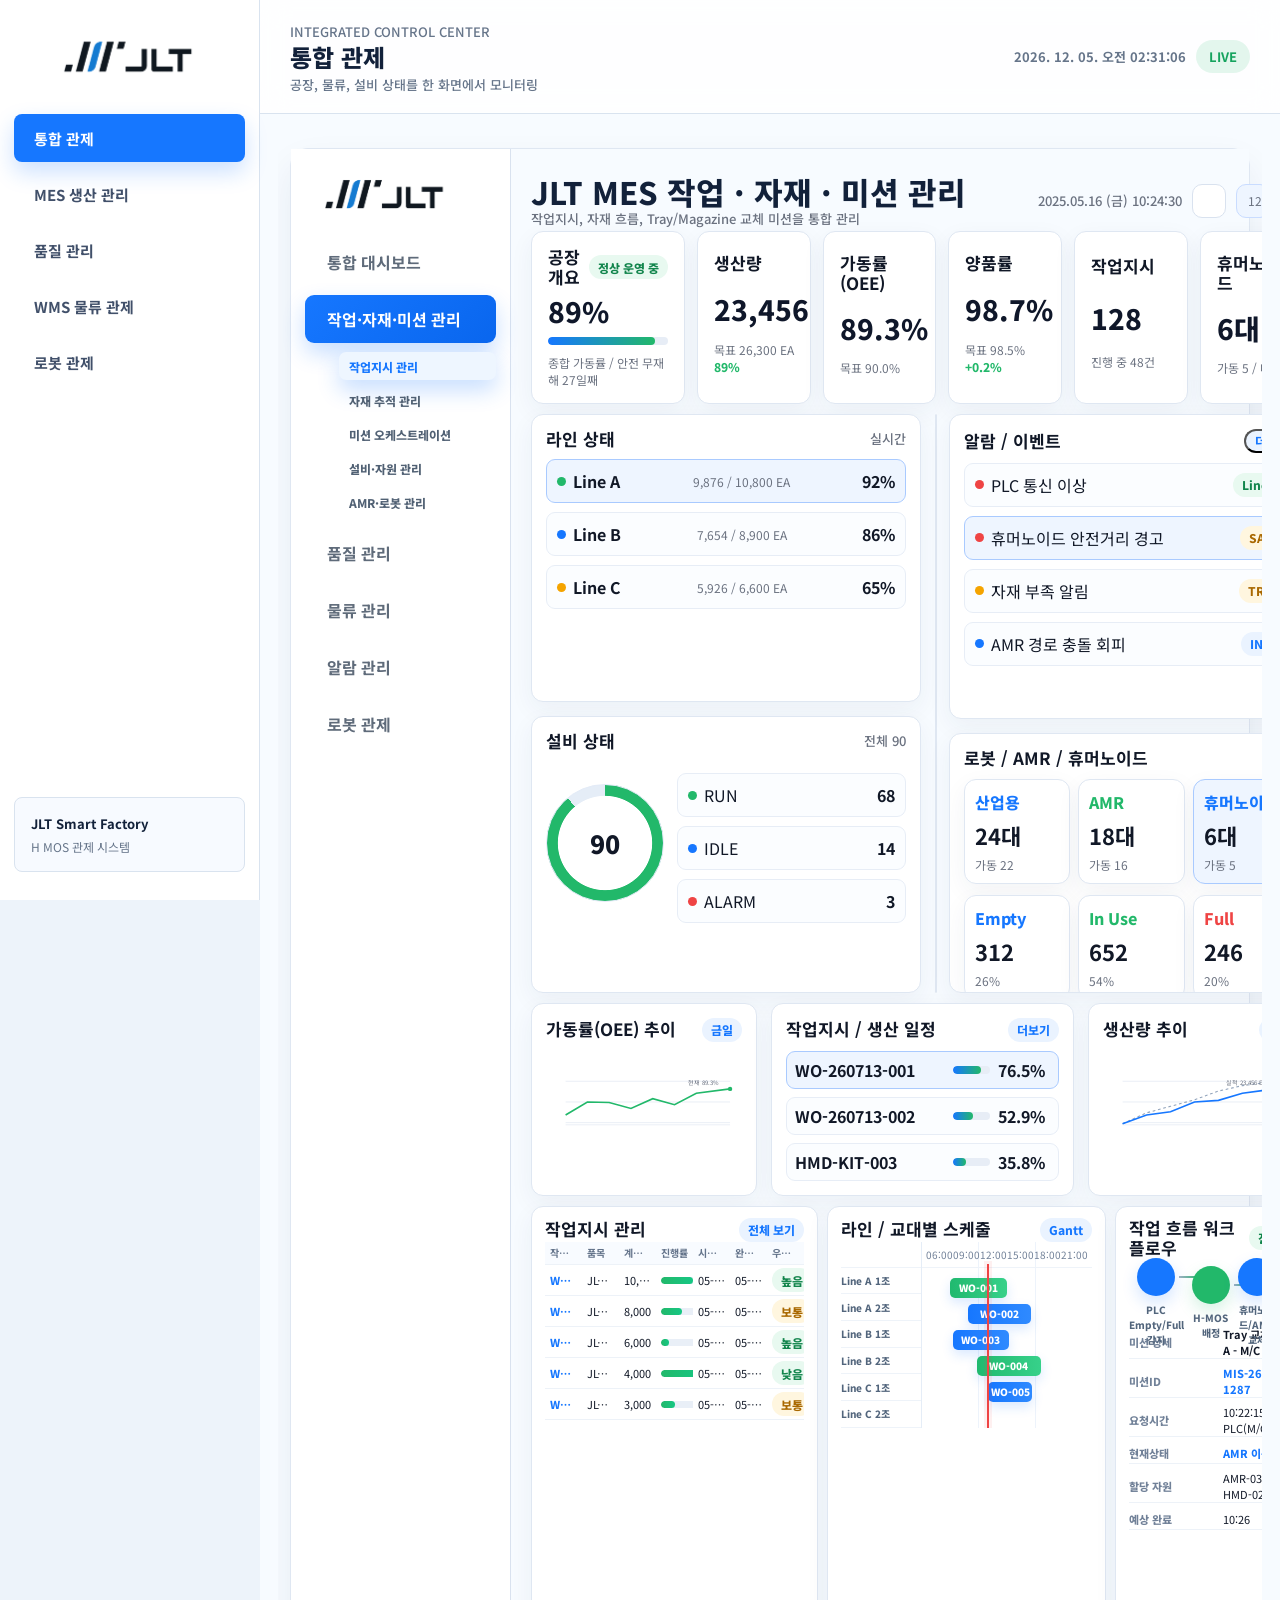
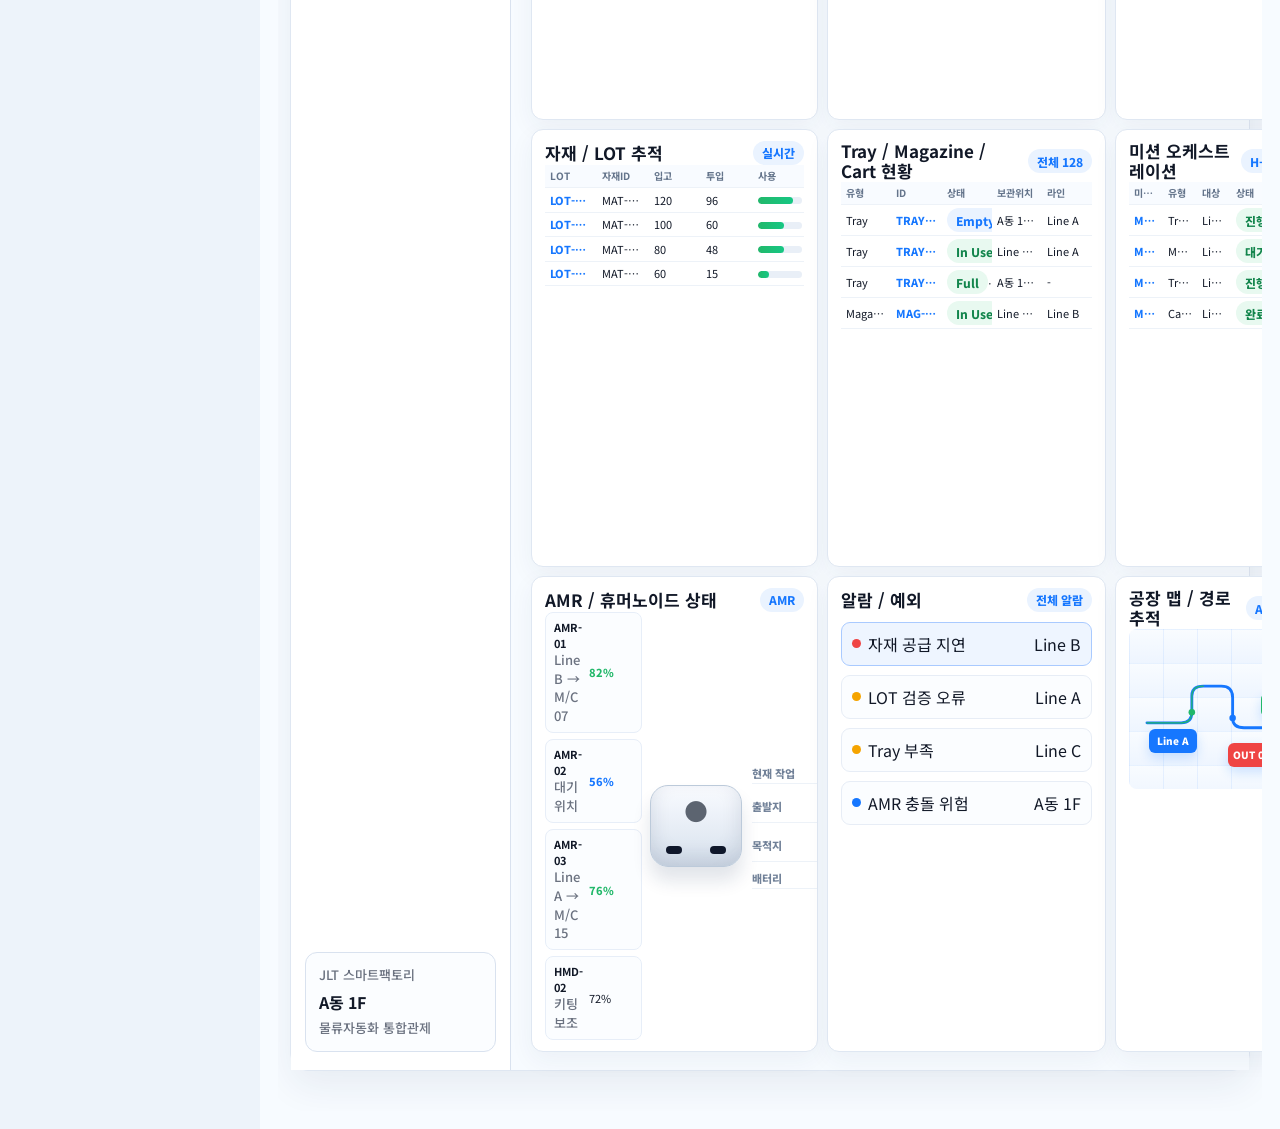
<file: index.html>
<!doctype html>
<html lang="ko">
<head>
  <meta charset="utf-8">
  <meta name="viewport" content="width=device-width, initial-scale=1">
  <title>JLT Integrated Dashboard</title>
  <link rel="stylesheet" href="css/style.css">
</head>
<body>
  <div class="app-shell">
    <aside class="app-sidebar" aria-label="공통 사이드바">
      <a class="app-brand" href="#command" aria-label="JLT 통합 관제 홈">
        <img src="assets/jlt-logo-new2.png" alt="JLT">
      </a>
      <nav class="app-nav" aria-label="페이지 이동">

        <button class="app-nav__item is-active" type="button" data-route="command" aria-pressed="true">
          <span>통합 관제</span>
        </button>
        <button class="app-nav__item" type="button" data-route="mes" aria-pressed="false">
          <span>MES 생산 관리</span>
        </button>
        <button class="app-nav__item" type="button" data-route="quality" aria-pressed="false">
          <span>품질 관리</span>
        </button>
        <button class="app-nav__item" type="button" data-route="wms" aria-pressed="false">
          <span>WMS 물류 관제</span>
        </button>
        <button class="app-nav__item" type="button" data-route="robot" aria-pressed="false">
          <span>로봇 관제</span>
        </button>
      </nav>
      <div class="app-sidebar__meta">
        <strong>JLT Smart Factory</strong>
        <span>H MOS 관제 시스템</span>
      </div>
    </aside>

    <div class="app-main">
      <header class="app-header">
        <div>
          <p class="app-kicker">Integrated Control Center</p>
          <h1 id="route-title">통합 관제</h1>
          <p id="route-subtitle">공장, 물류, 설비 상태를 한 화면에서 모니터링</p>
        </div>
        <div class="app-header__tools">
          <span id="clock">--:--:--</span>
          <span class="app-status">LIVE</span>
        </div>
      </header>

      <main class="app-content" id="app-content">

      <section class="legacy-page is-active" data-page="command" data-title="통합 관제" data-subtitle="공장, 물류, 설비 상태를 한 화면에서 모니터링" >
<div id="jlt16-root" class="jlt16">
  

  <div class="screen">
    <aside class="side">
      <div class="brand"><img src="assets/command-embedded-1.png" alt="JLT"></div>
      <nav class="nav" aria-label="주 메뉴">
        <button type="button" data-menu="통합 대시보드" aria-pressed="false"><span><i data-lucide="layout-dashboard" aria-hidden="true"></i>통합 대시보드</span><i data-lucide="chevron-right" aria-hidden="true"></i></button>
        <button type="button" data-menu="생산 관리" aria-pressed="true"><span><i data-lucide="factory" aria-hidden="true"></i>작업·자재·미션 관리</span><i data-lucide="chevron-down" aria-hidden="true"></i></button>
        <div class="subnav" data-prod-subnav data-open="true">
          <button type="button" data-prod-tab="mission" aria-pressed="true">작업지시 관리</button>
          <button type="button" data-prod-tab="material" aria-pressed="false">자재 추적 관리</button>
          <button type="button" data-prod-tab="orchestration" aria-pressed="false">미션 오케스트레이션</button>
          <button type="button" data-prod-tab="facility" aria-pressed="false">설비·자원 관리</button>
          <button type="button" data-prod-tab="robot" aria-pressed="false">AMR·로봇 관리</button>
        </div>
        <button type="button" data-menu="품질 관리" aria-pressed="false"><span><i data-lucide="shield-check" aria-hidden="true"></i>품질 관리</span><i data-lucide="chevron-right" aria-hidden="true"></i></button>
        <button type="button" data-menu="물류 관리" aria-pressed="false"><span><i data-lucide="truck" aria-hidden="true"></i>물류 관리</span><i data-lucide="chevron-right" aria-hidden="true"></i></button>
        <button type="button" data-menu="알람 관리" aria-pressed="false"><span><i data-lucide="bell" aria-hidden="true"></i>알람 관리</span><i data-lucide="chevron-right" aria-hidden="true"></i></button>
        <button type="button" data-menu="로봇 관제" aria-pressed="false"><span><i data-lucide="bot" aria-hidden="true"></i>로봇 관제</span><i data-lucide="chevron-right" aria-hidden="true"></i></button>
      </nav>
      <div class="site">
        <span class="muted">JLT 스마트팩토리</span>
        <strong>A동 1F</strong>
        <span class="muted">물류자동화 통합관제</span>
      </div>
    </aside>

    <main class="main" data-view="production">
      <header class="top">
        <div>
          <h1 id="page-title">JLT MES 작업 · 자재 · 미션 관리</h1>
          <p id="page-sub" class="muted">작업지시, 자재 흐름, Tray/Magazine 교체 미션을 통합 관리</p>
        </div>
        <div class="tools">
          <span class="muted">2025.05.16 (금) 10:24:30</span>
          <button class="icon" type="button" data-toggle aria-pressed="false" aria-label="밝기"><i data-lucide="sun" aria-hidden="true"></i></button>
          <button class="icon" type="button" data-toggle aria-pressed="true" aria-label="알림"><i data-lucide="bell" aria-hidden="true"></i><span class="sub">12</span></button>
          <button class="icon" type="button" data-toggle aria-pressed="false" aria-label="관리자"><i data-lucide="user" aria-hidden="true"></i></button>
        </div>
      </header>

      <section class="kpis dashboard-view" aria-label="핵심 지표" hidden>
        <div class="kpi">
          <div class="k-head"><h2>공장 개요</h2><span class="badge">정상 운영 중</span></div>
          <button type="button" data-select="공장 종합 가동률 89%"><span class="value">89%</span></button>
          <div class="bar"><span style="width:89%"></span></div>
          <span class="sub">종합 가동률 / 안전 무재해 27일째</span>
        </div>
        <div class="kpi"><div class="k-head"><h2>생산량</h2><i data-lucide="bar-chart-3" aria-hidden="true"></i></div><button type="button" data-select="생산량 23,456 EA"><span class="value">23,456</span></button><span class="sub">목표 26,300 EA <span class="good">89%</span></span></div>
        <div class="kpi"><div class="k-head"><h2>가동률(OEE)</h2><i data-lucide="activity" aria-hidden="true"></i></div><button type="button" data-select="OEE 89.3%"><span class="value">89.3%</span></button><span class="sub">목표 90.0%</span></div>
        <div class="kpi"><div class="k-head"><h2>양품률</h2><i data-lucide="trending-up" aria-hidden="true"></i></div><button type="button" data-select="양품률 98.7%"><span class="value">98.7%</span></button><span class="sub">목표 98.5% <span class="good">+0.2%</span></span></div>
        <div class="kpi"><div class="k-head"><h2>작업지시</h2><i data-lucide="clipboard-list" aria-hidden="true"></i></div><button type="button" data-select="작업지시 128건"><span class="value">128</span></button><span class="sub">진행 중 48건</span></div>
        <div class="kpi"><div class="k-head"><h2>휴머노이드</h2><i data-lucide="bot" aria-hidden="true"></i></div><button type="button" data-select="휴머노이드 6대"><span class="value">6대</span></button><span class="sub">가동 5 / 대기 1</span></div>
      </section>

      <section class="mid dashboard-view" hidden>
        <div class="left">
          <section class="panel">
            <div class="panel-head"><h2>라인 상태</h2><span class="muted">실시간</span></div>
            <div class="list">
              <button class="row-click line" type="button" data-select="Line A 생산량 9,876 EA" aria-pressed="true"><span class="with-dot"><span class="dot"></span><strong>Line A</strong></span><span class="sub">9,876 / 10,800 EA</span><strong>92%</strong></button>
              <button class="row-click line" type="button" data-select="Line B 생산량 7,654 EA" aria-pressed="false"><span class="with-dot"><span class="dot blue"></span><strong>Line B</strong></span><span class="sub">7,654 / 8,900 EA</span><strong>86%</strong></button>
              <button class="row-click line" type="button" data-select="Line C 일시정지 확인" aria-pressed="false"><span class="with-dot"><span class="dot amber"></span><strong>Line C</strong></span><span class="sub">5,926 / 6,600 EA</span><strong>65%</strong></button>
            </div>
          </section>

          <section class="panel">
            <div class="panel-head"><h2>설비 상태</h2><span class="muted">전체 90</span></div>
            <div class="gauge-block">
              <div class="gauge"><strong>90</strong></div>
              <div class="list">
                <button class="row-click line" type="button" data-select="RUN 설비 68대" aria-pressed="false"><span class="with-dot"><span class="dot"></span>RUN</span><strong>68</strong></button>
                <button class="row-click line" type="button" data-select="IDLE 설비 14대" aria-pressed="false"><span class="with-dot"><span class="dot blue"></span>IDLE</span><strong>14</strong></button>
                <button class="row-click line" type="button" data-select="ALARM 설비 3대" aria-pressed="false"><span class="with-dot"><span class="dot red"></span>ALARM</span><strong>3</strong></button>
              </div>
            </div>
          </section>
        </div>

        <section class="panel factory-panel">
          <div class="panel-head">
            <h2>공장 레이아웃</h2>
            <div class="seg">
              <button type="button" data-mode aria-pressed="false">2D</button>
              <button type="button" data-mode aria-pressed="true">3D</button>
              <button type="button" data-mode aria-pressed="true">레이어</button>
            </div>
          </div>
          <div class="factory" aria-label="클릭 가능한 공장 레이아웃">
            <img class="factory-photo" src="assets/command-embedded-2.jpg" alt="실사형 물류자동화 공장 레이아웃">
            <canvas id="factory3d" aria-label="실시간 3D 공장 레이아웃"></canvas>
            <div class="live-layer" aria-hidden="true">
              <div class="live-amr amr-one"><span>A5</span></div>
              <div class="live-amr amr-two"><span>A11</span></div>
              <div class="live-amr amr-three"><span>A7</span></div>
              <div class="live-humanoid hmd-one">
                <span class="head"></span><span class="body"></span>
                <span class="arm left"></span><span class="arm right"></span>
                <span class="leg left"></span><span class="leg right"></span>
              </div>
              <div class="live-humanoid hmd-two">
                <span class="head"></span><span class="body"></span>
                <span class="arm left"></span><span class="arm right"></span>
                <span class="leg left"></span><span class="leg right"></span>
              </div>
              <span class="parcel one"></span>
              <span class="parcel two"></span>
              <span class="parcel three"></span>
              <span class="scan-pulse"></span>
            </div>            <div class="lane a"><span class="tag">Line A</span></div>
            <div class="lane b"><span class="tag">Line B</span></div>
            <div class="lane c"><span class="tag">Line C</span></div>
            <span class="machine" style="left:14%;top:60px"></span><span class="machine" style="left:24%;top:60px"></span><span class="machine" style="left:34%;top:60px"></span><span class="machine" style="left:44%;top:60px"></span><span class="machine" style="left:54%;top:60px"></span>
            <span class="machine" style="left:16%;top:179px"></span><span class="machine" style="left:27%;top:179px"></span><span class="machine" style="left:38%;top:179px"></span><span class="machine" style="left:49%;top:179px"></span><span class="machine" style="left:60%;top:179px"></span>
            <span class="machine" style="left:19%;top:298px"></span><span class="machine" style="left:31%;top:298px"></span><span class="machine" style="left:43%;top:298px"></span><span class="machine" style="left:55%;top:298px"></span>
            <button class="hot amr" type="button" data-asset="AMR-05" aria-pressed="false" style="left:10%;top:128px">A</button>
            <button class="hot hmd" type="button" data-asset="HMD-02" aria-pressed="true" style="left:30%;top:142px">H</button>
            <button class="hot hmd" type="button" data-asset="HMD-04" aria-pressed="false" style="left:64%;top:264px">H</button>
            <button class="hot amr" type="button" data-asset="AMR-11" aria-pressed="false" style="left:77%;top:214px">A</button>
            <button class="hot risk" type="button" data-asset="SAFE-01" aria-pressed="false" style="left:82%;top:316px">!</button>
            <div class="legend">
              <span class="with-dot"><span class="dot blue"></span>컨베이어</span>
              <span class="with-dot"><span class="dot"></span>AMR</span>
              <span class="with-dot"><span class="dot mint"></span>휴머노이드</span>
              <span class="with-dot"><span class="dot red"></span>위험</span>
            </div>
          </div>
          <div class="detail" id="detail"><strong>HMD-02 선택됨</strong><span class="muted">피킹 셀 B에서 키팅 작업 중. 배터리 72%, 다음 작업 WO-260713-001.</span></div>
        </section>

        <div class="right">
          <section class="panel">
            <div class="panel-head"><h2>알람 / 이벤트</h2><button class="badge blue" type="button" data-select="알람 상세">더보기</button></div>
            <div class="list">
              <button class="event" type="button" data-select="PLC 통신 이상" aria-pressed="false"><span class="with-dot"><span class="dot red"></span>PLC 통신 이상</span><span class="badge">Line B</span></button>
              <button class="event" type="button" data-select="휴머노이드 안전거리 경고" aria-pressed="true"><span class="with-dot"><span class="dot red"></span>휴머노이드 안전거리 경고</span><span class="badge warn">SAFE</span></button>
              <button class="event" type="button" data-select="자재 부족 알림" aria-pressed="false"><span class="with-dot"><span class="dot amber"></span>자재 부족 알림</span><span class="badge warn">TRAY</span></button>
              <button class="event" type="button" data-select="AMR 경로 충돌 회피" aria-pressed="false"><span class="with-dot"><span class="dot blue"></span>AMR 경로 충돌 회피</span><span class="badge blue">INFO</span></button>
            </div>
          </section>

          <section class="panel">
            <div class="panel-head"><h2>로봇 / AMR / 휴머노이드</h2><span class="muted">실시간</span></div>
            <div class="resources">
              <button class="mini row-click" type="button" data-select="산업용 로봇 24대" aria-pressed="false"><span class="blue">산업용</span><strong>24대</strong><span class="sub">가동 22</span></button>
              <button class="mini row-click" type="button" data-select="AMR 18대" aria-pressed="false"><span class="good">AMR</span><strong>18대</strong><span class="sub">가동 16</span></button>
              <button class="mini row-click" type="button" data-select="휴머노이드 6대" aria-pressed="true"><span class="blue">휴머노이드</span><strong>6대</strong><span class="sub">가동 5</span></button>
            </div>
            <div class="resources">
              <div class="mini"><span class="blue">Empty</span><strong>312</strong><span class="sub">26%</span></div>
              <div class="mini"><span class="good">In Use</span><strong>652</strong><span class="sub">54%</span></div>
              <div class="mini"><span style="color:var(--red);font-weight:800">Full</span><strong>246</strong><span class="sub">20%</span></div>
            </div>
          </section>
        </div>
      </section>

      <section class="bottom dashboard-view" hidden>
        <section class="panel">
          <div class="panel-head"><h2>가동률(OEE) 추이</h2><span class="badge blue">금일</span></div>
          <svg class="chart" viewBox="0 0 360 118" role="img" aria-label="가동률 추이">
            <line class="grid" x1="36" y1="20" x2="338" y2="20"></line><line class="grid" x1="36" y1="58" x2="338" y2="58"></line><line class="grid" x1="36" y1="96" x2="338" y2="96"></line><line class="axis" x1="36" y1="100" x2="338" y2="100"></line>
            <path class="green" d="M36 82 L76 58 L116 59 L156 70 L196 52 L236 63 L276 42 L338 34"></path><circle cx="338" cy="34" r="4" fill="var(--green)"></circle><text x="260" y="26">현재 89.3%</text>
          </svg>
        </section>
        <section class="panel">
          <div class="panel-head"><h2>작업지시 / 생산 일정</h2><span class="badge blue">더보기</span></div>
          <div class="work-list">
            <button class="work" type="button" data-select="WO-260713-001 진행률 76.5%" aria-pressed="true"><strong>WO-260713-001</strong><div class="bar"><span style="width:76%"></span></div><strong>76.5%</strong></button>
            <button class="work" type="button" data-select="WO-260713-002 진행률 52.9%" aria-pressed="false"><strong>WO-260713-002</strong><div class="bar"><span style="width:53%"></span></div><strong>52.9%</strong></button>
            <button class="work" type="button" data-select="WO-260713-003 휴머노이드 키팅" aria-pressed="false"><strong>HMD-KIT-003</strong><div class="bar"><span style="width:36%"></span></div><strong>35.8%</strong></button>
          </div>
        </section>
        <section class="panel">
          <div class="panel-head"><h2>생산량 추이</h2><span class="badge blue">금일</span></div>
          <svg class="chart" viewBox="0 0 360 118" role="img" aria-label="생산량 추이">
            <line class="grid" x1="36" y1="20" x2="338" y2="20"></line><line class="grid" x1="36" y1="58" x2="338" y2="58"></line><line class="grid" x1="36" y1="96" x2="338" y2="96"></line><line class="axis" x1="36" y1="100" x2="338" y2="100"></line>
            <path class="plan" d="M36 98 L80 78 L124 66 L168 54 L212 38 L256 28 L302 22 L338 24"></path><path class="actual" d="M36 98 L80 82 L124 76 L168 58 L212 55 L256 42 L302 36"></path><circle cx="302" cy="36" r="4" fill="var(--blue)"></circle><text x="226" y="26">실적 23,456 EA</text>
          </svg>
        </section>
      </section>

      <section class="prod-view" data-prod-view>
        <div class="prod-tabs" aria-label="생산관리 세부 카테고리">
          <button type="button" data-prod-tab="mission" aria-pressed="true">미션</button>
          <button type="button" data-prod-tab="material" aria-pressed="false">자재</button>
          <button type="button" data-prod-tab="facility" aria-pressed="false">설비관리</button>
        </div>
        <section class="prod-board">
          <section class="panel prod-panel" data-prod-panel="mission">
            <div class="panel-head"><h2>작업지시 관리</h2><span class="badge blue">전체 보기</span></div>
            <table class="prod-table" aria-label="작업지시 관리"><thead><tr><th>작업지시번호</th><th>품목</th><th>계획수량</th><th>진행률</th><th>시작시간</th><th>완료예정</th><th>우선순위</th></tr></thead><tbody>
              <tr><td class="blue">WO-250516-001</td><td>JLT-PRO-001</td><td>10,000</td><td><span class="progress"><i><b style="width:72%"></b></i>72%</span></td><td>05-16 06:00</td><td>05-16 14:00</td><td><span class="badge danger">높음</span></td></tr>
              <tr><td class="blue">WO-250516-002</td><td>JLT-BAT-002</td><td>8,000</td><td><span class="progress"><i><b style="width:48%"></b></i>48%</span></td><td>05-16 07:30</td><td>05-16 16:30</td><td><span class="badge warn">보통</span></td></tr>
              <tr><td class="blue">WO-250516-003</td><td>JLT-MTR-003</td><td>6,000</td><td><span class="progress"><i><b style="width:18%"></b></i>18%</span></td><td>05-16 08:00</td><td>05-16 17:30</td><td><span class="badge danger">높음</span></td></tr>
              <tr><td class="blue">WO-250516-004</td><td>JLT-SEN-004</td><td>4,000</td><td><span class="progress"><i><b style="width:95%"></b></i>95%</span></td><td>05-16 05:30</td><td>05-16 11:30</td><td><span class="badge good">낮음</span></td></tr>
              <tr><td class="blue">WO-250516-005</td><td>JLT-ASM-005</td><td>3,000</td><td><span class="progress"><i><b style="width:32%"></b></i>32%</span></td><td>05-16 09:00</td><td>05-16 18:00</td><td><span class="badge warn">보통</span></td></tr>
            </tbody></table>
          </section>
          <section class="panel prod-panel" data-prod-panel="mission">
            <div class="panel-head"><h2>라인 / 교대별 스케줄</h2><span class="badge blue">Gantt</span></div>
            <div class="gantt" aria-label="라인 교대 스케줄">
              <div class="labels"><span></span><span>Line A 1조</span><span>Line A 2조</span><span>Line B 1조</span><span>Line B 2조</span><span>Line C 1조</span><span>Line C 2조</span></div>
              <div class="timeline"><div class="time-head"><span>06:00</span><span>09:00</span><span>12:00</span><span>15:00</span><span>18:00</span><span>21:00</span></div><span class="task green" style="left:16%;top:36px;width:34%">WO-001</span><span class="task blue" style="left:27%;top:62px;width:37%">WO-002</span><span class="task blue" style="left:18%;top:88px;width:33%">WO-003</span><span class="task green" style="left:32%;top:114px;width:38%">WO-004</span><span class="task blue" style="left:39%;top:140px;width:26%">WO-005</span><span class="now-line"></span></div>
            </div>
          </section>
          <section class="panel prod-panel" data-prod-panel="mission">
            <div class="panel-head"><h2>작업 흐름 워크플로우</h2><span class="badge good">진행중</span></div>
            <div class="workflow"><div class="flow-step"><i data-lucide="clipboard-list" aria-hidden="true"></i><span>PLC Empty/Full<br>감지</span></div><div class="flow-step"><i data-lucide="calendar-check" aria-hidden="true"></i><span>H-MOS<br>배정</span></div><div class="flow-step"><i data-lucide="bot" aria-hidden="true"></i><span>휴머노이드/AMR<br>교체</span></div><div class="flow-step"><i data-lucide="badge-check" aria-hidden="true"></i><span>완료<br>확인</span></div></div>
            <div class="mission-card"><div class="kv"><span>미션 상세</span><strong>Tray 교체 (Line A - M/C 15)</strong></div><div class="kv"><span>미션ID</span><span class="blue">MIS-260714-1287</span></div><div class="kv"><span>요청시간</span><span>10:22:15 / PLC(M/C 15)</span></div><div class="kv"><span>현재상태</span><span class="blue">AMR 이동중</span></div><div class="kv"><span>할당 자원</span><span>AMR-03 / HMD-02</span></div><div class="kv"><span>예상 완료</span><span>10:26</span></div></div>
          </section>
          <section class="panel prod-panel" data-prod-panel="material">
            <div class="panel-head"><h2>자재 / LOT 추적</h2><span class="badge blue">실시간</span></div>
            <table class="prod-table" aria-label="자재 LOT 추적"><thead><tr><th>LOT</th><th>자재ID</th><th>입고</th><th>투입</th><th>사용</th></tr></thead><tbody>
              <tr><td class="blue">LOT-260714-A01</td><td>MAT-TRAY-001</td><td>120</td><td>96</td><td><span class="progress"><i><b style="width:80%"></b></i>80%</span></td></tr>
              <tr><td class="blue">LOT-260714-A02</td><td>MAT-TRAY-002</td><td>100</td><td>60</td><td><span class="progress"><i><b style="width:60%"></b></i>60%</span></td></tr>
              <tr><td class="blue">LOT-260714-B01</td><td>MAT-MAG-001</td><td>80</td><td>48</td><td><span class="progress"><i><b style="width:60%"></b></i>60%</span></td></tr>
              <tr><td class="blue">LOT-260714-B02</td><td>MAT-MAG-002</td><td>60</td><td>15</td><td><span class="progress"><i><b style="width:25%"></b></i>25%</span></td></tr>
            </tbody></table>
          </section>
          <section class="panel prod-panel" data-prod-panel="material">
            <div class="panel-head"><h2>Tray / Magazine / Cart 현황</h2><span class="badge blue">전체 128</span></div>
            <table class="prod-table" aria-label="Tray Magazine Cart 현황"><thead><tr><th>유형</th><th>ID</th><th>상태</th><th>보관위치</th><th>라인</th></tr></thead><tbody>
              <tr><td>Tray</td><td class="blue">TRAY-023</td><td><span class="badge blue">Empty</span></td><td>A동 1F-Rack 03</td><td>Line A</td></tr>
              <tr><td>Tray</td><td class="blue">TRAY-045</td><td><span class="badge good">In Use</span></td><td>Line A - M/C 15</td><td>Line A</td></tr>
              <tr><td>Tray</td><td class="blue">TRAY-067</td><td><span class="badge danger">Full</span></td><td>A동 1F-OUT 02</td><td>-</td></tr>
              <tr><td>Magazine</td><td class="blue">MAG-010</td><td><span class="badge good">In Use</span></td><td>Line B - M/C 07</td><td>Line B</td></tr>
            </tbody></table>
          </section>
          <section class="panel prod-panel" data-prod-panel="mission">
            <div class="panel-head"><h2>미션 오케스트레이션</h2><span class="badge blue">H-MOS</span></div>
            <table class="prod-table" aria-label="미션 오케스트레이션"><thead><tr><th>미션ID</th><th>유형</th><th>대상</th><th>상태</th><th>SLA</th></tr></thead><tbody>
              <tr><td class="blue">MIS-1287</td><td>Tray 교체</td><td>Line A - M/C 15</td><td><span class="badge good">진행중</span></td><td>03:45</td></tr>
              <tr><td class="blue">MIS-1286</td><td>Magazine 교체</td><td>Line B - M/C 07</td><td><span class="badge">대기</span></td><td>05:12</td></tr>
              <tr><td class="blue">MIS-1285</td><td>Tray 교체</td><td>Line C - M/C 03</td><td><span class="badge good">진행중</span></td><td>04:20</td></tr>
              <tr><td class="blue">MIS-1284</td><td>Cart 보충</td><td>Line B - Buffer</td><td><span class="badge good">완료</span></td><td>00:00</td></tr>
            </tbody></table>
          </section>
          <section class="panel prod-panel" data-prod-panel="facility">
            <div class="panel-head"><h2>AMR / 휴머노이드 상태</h2><span class="badge blue">AMR</span></div>
            <div class="fleet"><div class="fleet-list"><div class="fleet-item"><span><strong>AMR-01</strong><br><span class="muted">Line B → M/C 07</span></span><span class="good">82%</span></div><div class="fleet-item"><span><strong>AMR-02</strong><br><span class="muted">대기 위치</span></span><span class="blue">56%</span></div><div class="fleet-item"><span><strong>AMR-03</strong><br><span class="muted">Line A → M/C 15</span></span><span class="good">76%</span></div><div class="fleet-item"><span><strong>HMD-02</strong><br><span class="muted">키팅 보조</span></span><span class="warn">72%</span></div></div><div class="amr-card"><div class="amr-visual" aria-hidden="true"></div><div class="mission-card"><div class="kv"><span>현재 작업</span><span>Tray 교체</span></div><div class="kv"><span>출발지</span><span>A동 1F - Rack 03</span></div><div class="kv"><span>목적지</span><span>Line A - M/C 15</span></div><div class="kv"><span>배터리</span><span class="progress"><i><b style="width:76%"></b></i>76%</span></div></div></div></div>
          </section>
          <section class="panel prod-panel" data-prod-panel="facility">
            <div class="panel-head"><h2>알람 / 예외</h2><span class="badge blue">전체 알람</span></div>
            <div class="list"><button class="event" type="button" data-select="자재 공급 지연" aria-pressed="true"><span class="with-dot"><span class="dot red"></span>자재 공급 지연</span><span>Line B</span></button><button class="event" type="button" data-select="LOT 검증 오류" aria-pressed="false"><span class="with-dot"><span class="dot amber"></span>LOT 검증 오류</span><span>Line A</span></button><button class="event" type="button" data-select="Tray 부족" aria-pressed="false"><span class="with-dot"><span class="dot amber"></span>Tray 부족</span><span>Line C</span></button><button class="event" type="button" data-select="AMR 충돌 위험" aria-pressed="false"><span class="with-dot"><span class="dot blue"></span>AMR 충돌 위험</span><span>A동 1F</span></button></div>
          </section>
          <section class="panel prod-panel" data-prod-panel="facility">
            <div class="panel-head"><h2>공장 맵 / 경로 추적</h2><span class="badge blue">A동 1F</span></div>
            <div class="route-map" aria-label="공장 맵 경로 추적"><svg viewBox="0 0 420 168" aria-hidden="true"><path d="M44 118 L128 118 Q154 118 154 92 L154 52 Q154 28 182 28 L226 28 Q254 28 254 56 L254 106 Q254 130 282 130 L358 130" fill="none" stroke="#1677ff" stroke-width="7" stroke-linecap="round"></path><path d="M44 118 L128 118 Q154 118 154 92 L154 52 Q154 28 182 28" fill="none" stroke="#22b86a" stroke-width="3" stroke-linecap="round"></path><circle cx="154" cy="92" r="8" fill="#22b86a"></circle><circle cx="254" cy="106" r="8" fill="#1677ff"></circle><circle cx="358" cy="130" r="8" fill="#ef4444"></circle></svg><span class="route-pin" style="left:20px;top:100px">Line A</span><span class="route-pin green" style="left:132px;top:64px">AMR-03</span><span class="route-pin" style="left:214px;top:92px">Line B</span><span class="route-pin red" style="right:24px;bottom:22px">OUT 02</span></div>
          </section>
        </section>
      </section>
    </main>
  </div>

  
</div>
      </section>

      <section class="legacy-page" data-page="mes" data-title="MES 생산 관리" data-subtitle="작업 지시, 자재 흐름, 생산 미션 관리" hidden>
<div class="page">
    <aside class="sidebar">
      <div class="brand"><img class="brand-logo" src="assets/jlt-logo-new2.png" alt="JLT"></div>
      <nav class="nav" aria-label="주 메뉴">
        <button class="nav-item" type="button" data-menu="통합 대시보드" aria-pressed="false"><span class="nav-left">통합 대시보드</span></button>
        <button class="nav-item active" type="button" data-menu="생산 관리" aria-pressed="true"><span class="nav-left">작업·자재·미션 관리</span></button>
        <div class="subnav" data-prod-subnav data-open="true">
          <button type="button" data-prod-tab="mission" aria-pressed="true">작업지시 관리</button>
          <button type="button" data-prod-tab="material" aria-pressed="false">자재 추적 관리</button>
          <button type="button" data-prod-tab="orchestration" aria-pressed="false">미션 오케스트레이션</button>
          <button type="button" data-prod-tab="facility" aria-pressed="false">설비·자원 관리</button>
          <button type="button" data-prod-tab="robot" aria-pressed="false">AMR·로봇 관리</button>
        </div>
        <button class="nav-item" type="button" data-menu="품질 관리" aria-pressed="false"><span class="nav-left">품질 관리</span></button>
        <button class="nav-item" type="button" data-menu="물류 관리" aria-pressed="false"><span class="nav-left">물류 관리</span></button>
        <button class="nav-item" type="button" data-menu="알람 관리" aria-pressed="false"><span class="nav-left">알람 관리</span></button>
        <button class="nav-item" type="button" data-menu="로봇 관제" aria-pressed="false"><span class="nav-left">로봇 관제</span></button>
      </nav>
    </aside>

    <main>
      <header class="top">
        <div>
          <h1>JLT MES 작업·자재·미션 관리</h1>
          <div class="subtitle">작업지시, 자재 흐름, Tray/Magazine 교체 미션을 통합 관리</div>
        </div>
        <div class="top-tools">
          <span>◴&nbsp; 2025.05.16 (금) 10:24:30</span>
          <span class="tool-icon">☼</span>
          <span class="tool-icon notif">♧</span>
          <span class="avatar"><strong>관리자</strong><span>JLT 관리자 ▾</span></span>
        </div>
      </header>

      <section class="board">
        <section class="panel work-order">
          <div class="panel-head"><h2>작업지시 관리</h2><span class="link">전체 보기</span></div>
          <div class="panel-body">
            <table>
              <thead><tr><th>작업지시번호</th><th>품목</th><th>계획수량</th><th>진행률</th><th>시작시간</th><th>완료예정</th><th>우선순위</th></tr></thead>
              <tbody>
                <tr><td class="blue">WO-250516-001</td><td>JLT-PRO-001</td><td>10,000</td><td><span class="bar"><span class="track"><i class="fill" style="width:72%"></i></span>72%</span></td><td>05-16 06:00</td><td>05-16 14:00</td><td><span class="badge red">높음</span></td></tr>
                <tr><td class="blue">WO-250516-002</td><td>JLT-BAT-002</td><td>8,000</td><td><span class="bar"><span class="track"><i class="fill" style="width:48%"></i></span>48%</span></td><td>05-16 07:30</td><td>05-16 16:30</td><td><span class="badge orange">보통</span></td></tr>
                <tr><td class="blue">WO-250516-003</td><td>JLT-MTR-003</td><td>6,000</td><td><span class="bar"><span class="track"><i class="fill" style="width:18%"></i></span>18%</span></td><td>05-16 08:00</td><td>05-16 17:30</td><td><span class="badge red">높음</span></td></tr>
                <tr><td class="blue">WO-250516-004</td><td>JLT-SEN-004</td><td>4,000</td><td><span class="bar"><span class="track"><i class="fill" style="width:95%"></i></span>95%</span></td><td>05-16 05:30</td><td>05-16 11:30</td><td><span class="badge">낮음</span></td></tr>
                <tr><td class="blue">WO-250516-005</td><td>JLT-ASM-005</td><td>3,000</td><td><span class="bar"><span class="track"><i class="fill" style="width:32%"></i></span>32%</span></td><td>05-16 09:00</td><td>05-16 18:00</td><td><span class="badge orange">보통</span></td></tr>
              </tbody>
            </table>
          </div>
        </section>

        <section class="panel gantt">
          <div class="panel-head"><h2>라인 / 교대별 스케줄 (Gantt)</h2><div class="chips"><span class="chip">일간</span><span class="chip">주간</span><span class="chip">‹</span><span class="chip">2025-05-16 (금)</span><span class="chip">›</span><span class="chip">지금</span></div></div>
          <div class="panel-body">
            <div class="gantt-grid">
              <div class="g-labels">
                <div><span>라인</span><span>교대</span></div>
                <div><span>Line A<small>(조립)</small></span><span>1조</span></div>
                <div><span></span><span>2조</span></div>
                <div><span>Line B<small>(검사)</small></span><span>1조</span></div>
                <div><span></span><span>2조</span></div>
                <div><span>Line C<small>(포장)</small></span><span>1조</span></div>
                <div><span></span><span>2조</span></div>
              </div>
              <div class="time">
                <div class="time-head"><span>06:00</span><span>08:00</span><span>10:00</span><span>12:00</span><span>14:00</span><span>16:00</span><span>18:00</span><span>20:00</span><span>22:00</span><span>24:00</span></div>
                <div class="g-row"><span class="task-bg" style="left:13%;width:54%"></span><span class="task green" style="left:16%;width:34%">WO-250516-001</span></div>
                <div class="g-row"><span class="task-bg" style="left:25%;width:62%"></span><span class="task blue" style="left:25%;width:38%">WO-250516-002</span></div>
                <div class="g-row"><span class="task-bg" style="left:14%;width:59%"></span><span class="task blue" style="left:14%;width:34%">WO-250516-003</span></div>
                <div class="g-row"><span class="task-bg" style="left:26%;width:61%"></span><span class="task green" style="left:25%;width:39%">WO-250516-004</span></div>
                <div class="g-row"><span class="task-bg" style="left:22%;width:57%"></span><span class="task blue" style="left:25%;width:25%">WO-250516-005</span></div>
                <div class="g-row"><span class="task-bg" style="left:58%;width:36%"></span></div>
                <span class="now-line"></span>
              </div>
            </div>
            <div class="legend"><span><i class="dot green"></i>진행중</span><span><i class="dot blue"></i>대기</span><span><i class="dot"></i>완료</span><span><i class="dot red"></i>지연</span><span><i class="dot"></i>계획</span></div>
          </div>
        </section>

        <section class="panel workflow">
          <div class="panel-head"><h2>작업 흐름 워크플로우</h2></div>
          <div class="panel-body">
            <div class="flow">
              <div class="step"><span class="circle">□</span><span>PLC Empty/Full<br>감지</span></div>
              <div class="step"><span class="circle green">▣</span><span>H-MOS 배정</span></div>
              <div class="step"><span class="circle blue">◎</span><span>휴머노이드/AMR<br>교체</span></div>
              <div class="step"><span class="circle green">▤</span><span>완료 회신</span></div>
            </div>
            <div class="mission-detail">
              <div class="mission-title"><span>미션 상세 카드</span><span class="badge">진행중</span></div>
              <strong>Tray 교체 (Line A - M/C 15)</strong>
              <div class="kv"><span>미션ID</span><span>MIS-250516-1287</span><span>유형</span><span>우선순위 <span class="badge red">높음</span></span></div>
              <div class="kv"><span>요청시간</span><span>05-16 10:22:15</span><span>요청원인</span><span>PLC (M/C 15)</span></div>
              <div class="kv"><span>현재상태</span><span class="blue">AMR 이동중</span><span>할당 자원</span><span class="blue">AMR-03</span></div>
              <div class="kv"><span>대상 위치</span><span>A동 1F &gt; Line A &gt; M/C 15</span><span></span><span></span></div>
              <div class="kv"><span>예상 완료</span><span>05-16 10:26</span><span></span><span></span></div>
              <div class="actions"><span class="pill-btn">미션 추적</span><span class="pill-btn">일시정지</span><span class="pill-btn">취소</span></div>
            </div>
          </div>
        </section>

        <section class="panel">
          <div class="panel-head"><h2>자재 / LOT 추적</h2></div>
          <div class="panel-body">
            <table>
              <thead><tr><th>LOT</th><th>자재ID</th><th>입고</th><th>투입</th><th>사용 현황</th></tr></thead>
              <tbody>
                <tr><td class="blue">LOT-250516-A01</td><td>MAT-TRAY-001</td><td>120</td><td>96</td><td><span class="bar"><span class="track"><i class="fill" style="width:80%"></i></span>80%</span></td></tr>
                <tr><td class="blue">LOT-250516-A02</td><td>MAT-TRAY-002</td><td>100</td><td>60</td><td><span class="bar"><span class="track"><i class="fill" style="width:60%"></i></span>60%</span></td></tr>
                <tr><td class="blue">LOT-250516-B01</td><td>MAT-MAG-001</td><td>80</td><td>48</td><td><span class="bar"><span class="track"><i class="fill" style="width:60%"></i></span>60%</span></td></tr>
                <tr><td class="blue">LOT-250516-B02</td><td>MAT-MAG-002</td><td>60</td><td>15</td><td><span class="bar"><span class="track"><i class="fill" style="width:25%"></i></span>25%</span></td></tr>
                <tr><td class="blue">LOT-250516-C01</td><td>MAT-CART-001</td><td>40</td><td>5</td><td><span class="bar"><span class="track"><i class="fill" style="width:12%"></i></span>12%</span></td></tr>
              </tbody>
            </table>
          </div>
        </section>

        <section class="panel">
          <div class="panel-head"><h2>Tray / Magazine / Cart 현황</h2><span class="link">전체 보기</span></div>
          <div class="panel-body">
            <div class="chips" style="height:39px;border-bottom:1px solid #e7edf5"><span class="chip active">전체 128</span><span class="chip">Empty 31</span><span class="chip">In Use 74</span><span class="chip" style="color:var(--red)">Full 23</span></div>
            <table>
              <thead><tr><th>자재유형</th><th>ID(바코드)</th><th>상태</th><th>보관위치</th><th>연결 라인</th></tr></thead>
              <tbody>
                <tr><td>Tray</td><td class="blue">TRAY-250516-023</td><td><span class="badge blue">Empty</span></td><td>A동 1F-Rack 03</td><td>Line A</td></tr>
                <tr><td>Tray</td><td class="blue">TRAY-250516-045</td><td><span class="badge">In Use</span></td><td>Line A - M/C 15</td><td>Line A</td></tr>
                <tr><td>Tray</td><td class="blue">TRAY-250516-067</td><td><span class="badge red">Full</span></td><td>A동 1F-OUT 02</td><td>-</td></tr>
                <tr><td>Magazine</td><td class="blue">MAG-250516-010</td><td><span class="badge">In Use</span></td><td>Line B - M/C 07</td><td>Line B</td></tr>
                <tr><td>Cart</td><td class="blue">CART-250516-003</td><td><span class="badge blue">Empty</span></td><td>A동 1F-AGV Zone</td><td>-</td></tr>
              </tbody>
            </table>
          </div>
        </section>

        <section class="panel orchestration">
          <div class="panel-head"><h2>미션 오케스트레이션</h2></div>
          <div class="panel-body">
            <div class="tabs"><span class="active">H-MOS 작업 큐</span><span>PLC 이벤트</span><span>로봇 교체 미션</span></div>
            <table>
              <thead><tr><th>미션ID</th><th>유형</th><th>대상</th><th>상태</th><th>SLA</th></tr></thead>
              <tbody>
                <tr><td class="blue">MIS-250516-1287</td><td>Tray 교체</td><td>Line A - M/C 15</td><td><span class="badge">진행중</span></td><td>03:45</td></tr>
                <tr><td class="blue">MIS-250516-1286</td><td>Magazine 교체</td><td>Line B - M/C 07</td><td><span class="badge gray">대기</span></td><td>05:12</td></tr>
                <tr><td class="blue">MIS-250516-1285</td><td>Tray 교체</td><td>Line C - M/C 03</td><td><span class="badge">진행중</span></td><td>04:20</td></tr>
                <tr><td class="blue">MIS-250516-1284</td><td>Cart 보충</td><td>Line B - Buffer</td><td><span class="badge">완료</span></td><td>00:00</td></tr>
                <tr><td class="blue">MIS-250516-1283</td><td>Tray 회수</td><td>Line B - OUT</td><td><span class="badge gray">대기</span></td><td>06:30</td></tr>
              </tbody>
            </table>
          </div>
        </section>

        <section class="panel robot">
          <div class="panel-head"><h2>AMR / 휴머노이드 상태</h2><div class="chips"><span class="chip active">AMR</span><span class="chip">휴머노이드</span><span class="link">미션 큐 링크 보기</span></div></div>
          <div class="panel-body">
            <div class="amr-list">
              <strong>AMR 목록</strong>
              <div class="amr-row"><span class="amr-avatar"></span><span><strong>AMR-01</strong><br><span class="muted">Line B → M/C 07</span></span><span class="battery">82%<span class="mini-bar"><i style="width:82%"></i></span></span><span class="badge">작업중</span></div>
              <div class="amr-row"><span class="amr-avatar"></span><span><strong>AMR-02</strong><br><span class="muted">대기 위치</span></span><span class="battery">56%<span class="mini-bar"><i style="width:56%"></i></span></span><span class="badge blue">대기중</span></div>
              <div class="amr-row"><span class="amr-avatar"></span><span><strong>AMR-03</strong><br><span class="muted">Line A → M/C 15</span></span><span class="battery">76%<span class="mini-bar"><i style="width:76%"></i></span></span><span class="badge">작업중</span></div>
              <div class="amr-row"><span class="amr-avatar"></span><span><strong>AMR-04</strong><br><span class="muted">충전 스테이션</span></span><span class="battery">23%<span class="mini-bar"><i style="width:23%;background:#9aa8ba"></i></span></span><span class="badge orange">충전중</span></div>
            </div>
            <div class="amr-detail">
              <div class="amr-visual"></div>
              <div class="detail-kv">
                <strong>선택 장비 상세 (AMR-03)</strong>
                <div><span>현재 작업</span><span>Tray 교체</span></div>
                <div><span>출발지</span><span>A동 1F - Rack 03</span></div>
                <div><span>목적지</span><span>Line A - M/C 15</span></div>
                <div><span>예상 도착</span><span>10:25</span></div>
                <div><span>배터리</span><span><span class="bar"><span class="track" style="width:62px"><i class="fill" style="width:76%"></i></span>76%</span></span></div>
                <div class="actions" style="display:flex"><span class="pill-btn primary">경로 추적</span><span class="pill-btn">작업 취소</span></div>
              </div>
            </div>
          </div>
        </section>

        <section class="panel alarm">
          <div class="panel-head"><h2>알람 / 예외</h2><span class="link">전체 알람 보기</span></div>
          <div class="panel-body">
            <div class="alarm-filter"><span class="chip active">전체 7</span><span>지연 <b class="red">3</b></span><span>자재 <b class="green">2</b></span><span>설비 <b class="orange">1</b></span><span>기타 1</span></div>
            <div>
              <div class="alarm-row"><strong><i class="dot red"></i>자재 공급 지연</strong><span>Line B - M/C 07</span><span>05-16 10:21</span><span>지연 00:07:32</span></div>
              <div class="alarm-row"><strong><i class="dot orange"></i>LOT 검증 오류</strong><span>Line A - M/C 15</span><span>05-16 10:18</span><span>지연 00:05:12</span></div>
              <div class="alarm-row"><strong><i class="dot orange"></i>Tray 부족</strong><span>Line C - Buffer</span><span>05-16 10:12</span><span>지연 00:11:05</span></div>
              <div class="alarm-row"><strong><i class="dot orange"></i>AMR 충돌 위험</strong><span>A동 1F 교차로</span><span>05-16 10:10</span><span>주의</span></div>
              <div class="alarm-row"><strong><i class="dot"></i>휴머노이드 배터리 낮음</strong><span>HUM-02</span><span>05-16 10:08</span><span>정보</span></div>
            </div>
          </div>
        </section>

        <section class="panel map">
          <div class="panel-head"><h2>공장 맵 / 경로 추적</h2><div class="chips"><span class="chip">A동 1F</span><span><i class="dot blue"></i>AMR 경로</span><span><i class="dot green"></i>목적지</span><span><i class="dot red"></i>장애물</span></div></div>
          <div class="panel-body">
            <div class="map-area">
              <svg viewBox="0 0 520 232" aria-hidden="true">
                <path d="M66 142 L166 142 Q196 142 196 106 L196 62 Q196 34 232 34 L286 34 Q316 34 316 72 L316 134 Q316 166 356 166 L454 166" fill="none" stroke="#1677ff" stroke-width="9" stroke-linecap="round"/>
                <path d="M66 142 L166 142 Q196 142 196 106" fill="none" stroke="#22b86b" stroke-width="4" stroke-linecap="round"/>
                <circle cx="196" cy="106" r="10" fill="#22b86b"/>
                <circle cx="316" cy="134" r="10" fill="#1677ff"/>
                <circle cx="454" cy="166" r="10" fill="#ff4d4f"/>
              </svg>
              <span class="map-pin" style="left:28px;top:116px">Line A</span>
              <span class="map-pin green" style="left:177px;top:95px"></span>
              <span class="map-pin gray" style="left:255px;top:102px">Line B</span>
              <span class="map-pin gray" style="right:86px;top:91px">Line C</span>
              <span class="map-pin" style="right:111px;bottom:30px">OUT 02</span>
              <span class="map-pin red" style="right:69px;bottom:72px">△</span>
              <div class="zoom"><span>+</span><span>−</span></div>
            </div>
          </div>
        </section>
      </section>
    </main>
  </div>
      </section>

      <section class="legacy-page" data-page="quality" data-title="품질 관리" data-subtitle="검사 현황, 불량 분석, 품질 지표 관리" hidden>
<div id="jlt-quality-root">
  

  <div class="jlt-frame" role="application" aria-label="JLT MES 품질 관리 대시보드">
    <aside class="sidebar" aria-label="JLT 메뉴">
      <div class="brand" aria-label="JLT">
        <img class="brand-logo" src="assets/jlt-logo-new2.png" alt="JLT">
      </div>
      <nav>
        <section class="nav-group">
          <div class="nav-title">통합 대시보드</div>
          <div class="nav-item">작업·자재·미션 관리</div>
          <div class="nav-item">작업지시 관리</div>
          <div class="nav-item">자재 추적 관리</div>
          <div class="nav-item">미션 오케스트레이션</div>
          <div class="nav-item">설비·자원 관리</div>
          <div class="nav-item">AMR·로봇 관리</div>
        </section>
        <section class="nav-group">
          <div class="nav-item active-primary">품질 관리</div>
          <div class="nav-item active-sub">품질 분석 리포트</div>
        </section>
        <section class="nav-group">
          <div class="nav-title">물류 관리</div>
        </section>
        <section class="nav-group">
          <div class="nav-title">알람 관리</div>
        </section>
        <section class="nav-group">
          <div class="nav-title">로봇 관제</div>
        </section>
      </nav>
    </aside>

    <main class="main">
      <header class="topbar">
        <div class="title">
          <h1>JLT MES 품질·추적성·분석 리포트</h1>
          <p>생산 이력, 품질 지표, 설비 성능을 실시간 분석</p>
        </div>
        <div class="actions" aria-label="대시보드 도구">
          <span class="pill">2025.05.16 (금) 10:24:30</span>
          <span class="seg" aria-label="기간 선택"><span>오늘</span><span>7일</span><span class="on">30일</span><span>90일</span></span>
          <span class="select-pill">라인 선택&nbsp;&nbsp;전체</span>
          <span class="select-pill">내보내기</span>
        </div>
      </header>

      <section class="kpi-row" aria-label="품질 주요 지표">
        <article class="card kpi">
          <div class="kpi-title">양품률</div>
          <div class="kpi-main"><strong>98.7</strong><span>%</span></div>
          <div class="kpi-foot"><span>목표 98.5%</span><canvas class="spark" data-series="blue"></canvas><span class="up">▲ 0.4%p</span></div>
        </article>
        <article class="card kpi">
          <div class="kpi-title">불량률</div>
          <div class="kpi-main"><strong>1.3</strong><span>%</span></div>
          <div class="kpi-foot"><span>목표 1.5%</span><canvas class="spark" data-series="green"></canvas><span class="down">▼ 0.2%p</span></div>
        </article>
        <article class="card kpi">
          <div class="kpi-title">FPY (최종)</div>
          <div class="kpi-main"><strong>96.2</strong><span>%</span></div>
          <div class="kpi-foot"><span>목표 95.0%</span><canvas class="spark" data-series="blue"></canvas><span class="up">▲ 1.2%p</span></div>
        </article>
        <article class="card kpi">
          <div class="kpi-title">검사 완료율</div>
          <div class="kpi-main"><strong>99.1</strong><span>%</span></div>
          <div class="kpi-foot"><span>목표 98.0%</span><canvas class="spark" data-series="blue"></canvas><span class="up">▲ 1.1%p</span></div>
        </article>
        <article class="card kpi">
          <div class="kpi-title">클레임 건수</div>
          <div class="kpi-main"><strong>6</strong><span>건</span></div>
          <div class="kpi-foot"><span>전일 대비</span><span></span><span class="up">▼ 14.3%</span></div>
        </article>
        <article class="card filter-card">
          <div class="claim">
            <div class="kpi-title">품질 요약 필터</div>
            <div class="bars" aria-hidden="true"><i></i><i></i><i></i><i></i><i></i><i></i><i></i></div>
          </div>
          <div class="filters">
            <div class="filter-line"><span>제품 그룹</span><b>전체</b></div>
            <div class="filter-line"><span>제품</span><b>전체</b></div>
            <div class="filter-line"><span>공정</span><b>전체</b></div>
            <div class="filter-line"><span>고객</span><b>전체</b></div>
          </div>
        </article>
      </section>

      <section class="dashboard-grid">
        <article class="card panel">
          <div class="panel-head"><div class="panel-title">SPC / 주요 품질 지표 추이</div><div class="tiny-select">CPK</div></div>
          <canvas class="chart" data-chart="spc" aria-label="SPC 주요 품질 지표 추이"></canvas>
        </article>
        <article class="card panel">
          <div class="panel-head"><div class="panel-title">불량률 추이</div><div class="tiny-select">실시간</div></div>
          <canvas class="chart" data-chart="defect" aria-label="불량률 추이"></canvas>
        </article>
        <article class="card panel">
          <div class="panel-head"><div class="panel-title">불량 유형 Pareto (누적)</div><div class="tiny-select">누적 %</div></div>
          <canvas class="chart" data-chart="pareto" aria-label="불량 유형 파레토 차트"></canvas>
        </article>
        <article class="card panel">
          <div class="panel-head"><div class="panel-title">라인별 품질 히트맵 (불량률 %)</div><div class="tiny-select">30일</div></div>
          <div class="heatmap" aria-label="라인별 품질 히트맵">
            <div></div><div class="heat-date">04-17</div><div class="heat-date">04-22</div><div class="heat-date">04-27</div><div class="heat-date">05-02</div><div class="heat-date">05-07</div><div class="heat-date">05-12</div><div class="heat-date">05-16</div>
            <div class="heat-label">Line A</div><div class="heat good">1.21</div><div class="heat good">1.05</div><div class="heat mid">1.32</div><div class="heat good">1.08</div><div class="heat good">0.96</div><div class="heat good">0.89</div><div class="heat good">0.84</div>
            <div class="heat-label">Line B</div><div class="heat mid">1.45</div><div class="heat mid">1.38</div><div class="heat mid">1.22</div><div class="heat mid">1.16</div><div class="heat good">1.05</div><div class="heat good">0.97</div><div class="heat good">0.92</div>
            <div class="heat-label">Line C</div><div class="heat bad">1.75</div><div class="heat bad">1.63</div><div class="heat bad">1.54</div><div class="heat mid">1.42</div><div class="heat mid">1.32</div><div class="heat mid">1.18</div><div class="heat mid">1.09</div>
          </div>
          <div class="legend-bar" aria-hidden="true"></div>
        </article>

        <article class="card panel genealogy">
          <div class="panel-head"><div class="panel-title">추적성 (Genealogy) - 제품 이력 조회</div></div>
          <div class="trace-wrap">
            <div class="info-card">
              <span>제품ID</span><strong>P-250516-1123</strong><span class="pass">합격</span>
              <span>제품명&nbsp;&nbsp;<b>BATTERY MODULE ASSY</b></span>
              <span>LOT&nbsp;&nbsp;<b>LT250515-8A17</b></span>
              <span>생산일시&nbsp;&nbsp;<b>2025-05-15 11:23:45</b></span>
              <span>고객사&nbsp;&nbsp;<b>JLT Auto</b></span>
            </div>
            <div class="process-line">
              <div class="process-card"><strong>원자재 LOT</strong><span>MTL-LT250512-91</span><span>양극재</span><span class="pass">합격</span><i class="check-dot"></i></div>
              <div class="process-card"><strong>공정 10 전극 적층</strong><span>설비 STK-01</span><span>05-15 09:12</span><span>작업자 김태훈</span><i class="check-dot"></i></div>
              <div class="process-card"><strong>공정 20 조립</strong><span>설비 ASM-02</span><span>05-15 09:38</span><span>UR-05 / 이수연</span><i class="check-dot"></i></div>
              <div class="process-card"><strong>공정 30 용접</strong><span>설비 WLD-03</span><span>05-15 09:55</span><span>박지훈</span><i class="check-dot"></i></div>
              <div class="process-card"><strong>공정 50 외관 검사</strong><span>설비 VI-02</span><span>05-15 10:24</span><span>UR-07</span></div>
            </div>
            <div class="result-card">
              <strong>최종 검사 결과</strong><span>종합 판정 <b class="pass">합격</b></span>
              <span>검사 시간 <b>05-15 10:31</b></span>
              <span>검사 장비 <b>AOI-01</b></span>
              <span>검사자 <b>최민수</b></span>
            </div>
          </div>
        </article>

        <article class="card panel">
          <div class="panel-head"><div class="panel-title">설비 성능 분석 (전체 라인)</div><div class="tiny-select">30일</div></div>
          <div class="perf-grid">
            <div class="mini-stat"><b>OEE</b><strong>89.3%</strong><span class="up">▼ 0.7%p</span></div>
            <div class="mini-stat"><b>가동률</b><strong>92.1%</strong><span class="up">▼ 0.9%p</span></div>
            <div class="mini-stat"><b>성능률</b><strong>96.9%</strong><span class="up">▼ 0.1%p</span></div>
            <div class="mini-stat"><b>품질률</b><strong>98.6%</strong><span class="up">▲ 0.1%p</span></div>
          </div>
          <div class="line-stats">
            <div>다운타임<strong>18.6h</strong></div><div>MTBF<strong>124.3h</strong></div><div>MTTR<strong>0.82h</strong></div><div>알람 빈도<strong>2.3회/일</strong></div>
          </div>
        </article>

        <article class="card panel">
          <div class="panel-head"><div class="panel-title">설비 건강도 (Health Score)</div></div>
          <div class="health-list">
            <div class="health-row"><span>WLD-03 (용접기)</span><div class="bar-track"><i style="--score:92%;"></i></div><b>92</b><span class="status">양호</span></div>
            <div class="health-row"><span>ASM-02 (조립기)</span><div class="bar-track"><i style="--score:78%;"></i></div><b>78</b><span class="status warn">주의</span></div>
            <div class="health-row"><span>ICT-01 (검사기)</span><div class="bar-track"><i style="--score:73%;"></i></div><b>73</b><span class="status warn">주의</span></div>
            <div class="health-row"><span>STK-01 (적층기)</span><div class="bar-track"><i style="--score:64%; --color: var(--red);"></i></div><b>64</b><span class="status danger">경고</span></div>
            <div class="health-row"><span>VI-02 (비전검사기)</span><div class="bar-track"><i style="--score:88%;"></i></div><b>88</b><span class="status">양호</span></div>
          </div>
        </article>
        <article class="card panel">
          <div class="panel-head"><div class="panel-title">알람 원인 분석 (Top 5)</div></div>
          <div class="cause-table">
            <span class="head">알람 유형</span><span class="head">건수</span><span class="head">비율</span><span class="head">주요 원인</span><span class="head">조치 상태</span>
            <span>용접 칩핑</span><span>24</span><span>23.5%</span><span>전극 마모</span><span class="down">조치 완료</span>
            <span>비전 검사 NG</span><span>18</span><span>17.6%</span><span>조명 편차</span><span class="down">조치 중</span>
            <span>조립 토크 이상</span><span>15</span><span>14.7%</span><span>토크 설정 불량</span><span class="down">조치 완료</span>
            <span>센서 통신 오류</span><span>12</span><span>11.8%</span><span>케이블 접촉</span><span class="down">조치 중</span>
            <span>전원 입력 저하</span><span>9</span><span>8.8%</span><span>누설 전류</span><span class="down">조치 완료</span>
          </div>
        </article>
        <article class="card panel">
          <div class="panel-head"><div class="panel-title">알람 상관 분석 (타임라인)</div></div>
          <canvas class="chart" data-chart="scatter" aria-label="알람 상관 분석 타임라인"></canvas>
        </article>
        <article class="card panel">
          <div class="panel-head"><div class="panel-title">공정 품질 맵 (Quality Map)</div><div class="tiny-select">불량률 (%) 0 - 2.0</div></div>
          <div class="quality-map">
            <div class="flow">
              <div class="flow-node"><div class="node-box">원자재<br>LOT</div><div class="loss">0.32%</div></div>
              <div class="flow-node"><div class="node-box">공정 10<br>적층</div><div class="loss">0.48%</div></div>
              <div class="flow-node"><div class="node-box">공정 20<br>조립</div><div class="loss">0.91%</div></div>
              <div class="flow-node"><div class="node-box">공정 30<br>용접</div><div class="loss">0.63%</div></div>
              <div class="flow-node"><div class="node-box">공정 40<br>검사</div><div class="loss hot">1.23%</div></div>
              <div class="flow-node"><div class="node-box">최종<br>제품</div><div class="loss hot">1.30%</div></div>
            </div>
            <div class="map-note">주요 기여 공정: 공정 40 (검사) / 공정 30 (용접)</div>
          </div>
        </article>
      </section>
    </main>
  </div>

  
</div>
      </section>

      <section class="legacy-page" data-page="wms" data-title="WMS 물류 관제" data-subtitle="입출고, 재고, 물류 이동 상태 관리" hidden>
<div id="jlt-wms-board" class="jlt-wms" aria-label="JLT WMS 통합 물류 관제 대시보드">
  

  <div class="shell">
    <aside class="sidebar" aria-label="통합관제 메뉴">
      <div class="logo"><img src="assets/jlt-logo.png" alt="JLT"></div>
      <nav class="nav" aria-label="플랫폼 메뉴">
        <button type="button" data-tab="dashboard">통합 대시보드</button>
        <button type="button" data-tab="work">작업·자재·미션 관리</button>
        <button class="sub" type="button" data-tab="work-order">작업지시 관리</button>
        <button type="button" data-tab="trace">자재 추적 관리</button>
        <button type="button" data-tab="mission">미션 오케스트레이션</button>
        <button type="button" data-tab="resource">설비·자원 관리</button>
        <button type="button" data-tab="amr">AMR·로봇 관리</button>
        <button class="section section-spacer" type="button" data-tab="quality">품질 관리</button>
        <button class="section is-linked" type="button" data-tab="logistics" aria-current="page">물류 관리</button>
        <button class="section" type="button" data-tab="alarm">알람 관리</button>
        <button class="section" type="button" data-tab="robot-control">로봇 관제</button>
      </nav>
    </aside>

    <main class="main">
      <section class="topbar" aria-label="헤더">
        <div>
          <h1>JLT WMS 통합 물류 관제 대시보드</h1>
          <div class="subtitle">디스플레이 공장 물류자동화 운영 현황을 한 화면에서 모니터링</div>
        </div>
        <div class="operator">
          <span><i data-lucide="clock-3" aria-hidden="true"></i> <span id="wms-clock">2026.07.14 (화) 10:24:30</span></span>
          <span><i data-lucide="sun" aria-hidden="true"></i></span>
          <span><i data-lucide="bell" aria-hidden="true"></i></span>
          <span><strong>관리자</strong><br><span class="muted">JLT Admin</span></span>
        </div>
      </section>

      <section class="grid-kpi" aria-label="핵심 물류 지표">
        <article class="panel kpi">
          <div class="kpi-head"><span>물류 처리율</span><span class="status-pill">정상 운영 중</span></div>
          <div class="donut-wrap">
            <svg class="donut" viewBox="0 0 44 44" aria-label="물류 처리율">
              <circle cx="22" cy="22" r="17" fill="none" stroke="#e5edf8" stroke-width="5"></circle>
              <circle id="rate-donut" cx="22" cy="22" r="17" fill="none" stroke="#0ea75a" stroke-width="5" stroke-linecap="round" stroke-dasharray="106.8" stroke-dashoffset="4"></circle>
            </svg>
            <div class="donut-label"><span class="big" id="rate">96</span><span class="muted">오늘 기준</span></div>
          </div>
        </article>
        <article class="panel kpi">
          <div class="kpi-head"><span>입고 처리</span><i data-lucide="download" aria-hidden="true"></i></div>
          <div><span class="big" id="inbound">1,248</span><span class="unit">LOT</span></div>
          <div class="bar"><span id="inbound-bar"></span></div>
          <span class="muted">목표 1,300 LOT</span>
        </article>
        <article class="panel kpi">
          <div class="kpi-head"><span>출고 처리</span><i data-lucide="upload" aria-hidden="true"></i></div>
          <div><span class="big" id="outbound">1,186</span><span class="unit">LOT</span></div>
          <div class="bar"><span id="outbound-bar"></span></div>
          <span class="muted">목표 1,200 LOT</span>
        </article>
        <article class="panel kpi">
          <div class="kpi-head"><span>재고 정확도</span><i data-lucide="target" aria-hidden="true"></i></div>
          <div><span class="big" id="accuracy">99.2</span><span class="unit">%</span></div>
          <svg class="spark" viewBox="0 0 120 36" aria-label="재고 정확도 추이"><path id="accuracy-spark" fill="none" stroke="#0ea75a" stroke-width="2" d=""></path></svg>
          <span class="muted">목표 99.0%</span>
        </article>
        <article class="panel kpi">
          <div class="kpi-head"><span>라인 공급 지시</span><i data-lucide="clipboard-list" aria-hidden="true"></i></div>
          <div><span class="big" id="orders">156</span><span class="unit">건</span></div>
          <span class="muted">금일 신규 <span id="new-orders">42</span>건</span>
          <span class="muted">전일 148건</span>
        </article>
        <article class="panel kpi">
          <div class="kpi-head"><span>창고 점유율</span><i data-lucide="boxes" aria-hidden="true"></i></div>
          <div><span class="big" id="occupancy">78.3</span><span class="unit">%</span></div>
          <svg class="spark" viewBox="0 0 120 36" aria-label="창고 점유율 추이"><path id="occupancy-spark" fill="none" stroke="#0ea75a" stroke-width="2" d=""></path></svg>
          <span class="muted">목표 85% 이하</span>
        </article>
      </section>

      <section class="content">
        <div class="left-stack">
          <article class="panel">
            <div class="panel-head"><span>라인 공급 현황</span><span class="muted">실시간</span></div>
            <div id="line-supply"></div>
          </article>
          <article class="panel">
            <div class="panel-head"><span>설비 / 물류 상태</span><span class="muted">172대</span></div>
            <div style="display:grid;grid-template-columns:118px 1fr;gap:12px;align-items:center;margin-top:8px">
              <div class="donut-wrap">
                <svg class="donut" viewBox="0 0 44 44" aria-label="설비 상태 분포">
                  <circle cx="22" cy="22" r="17" fill="none" stroke="#e5edf8" stroke-width="6"></circle>
                  <circle id="equip-run" cx="22" cy="22" r="17" fill="none" stroke="#0ea75a" stroke-width="6" stroke-dasharray="106.8" stroke-dashoffset="37"></circle>
                  <circle id="equip-idle" cx="22" cy="22" r="17" fill="none" stroke="#0b63f6" stroke-width="6" stroke-dasharray="106.8" stroke-dashoffset="80"></circle>
                  <circle id="equip-alarm" cx="22" cy="22" r="17" fill="none" stroke="#f59e0b" stroke-width="6" stroke-dasharray="106.8" stroke-dashoffset="99"></circle>
                </svg>
                <div class="donut-label"><span class="big" id="equip-total">172</span><span class="muted">전체 설비</span></div>
              </div>
              <div class="state-list" id="equip-list"></div>
            </div>
          </article>
        </div>

        <article class="panel map-panel">
          <div class="panel-head map-title"><span>공장 물류 레이아웃</span><span class="muted">실시간</span></div>
          <div class="map-wrap">
            <svg class="floor" viewBox="0 0 900 500" role="img" aria-labelledby="floor-title floor-desc">
              <title id="floor-title">공장 물류 흐름 레이아웃</title>
              <desc id="floor-desc">입고 도크에서 창고, 셀 라인, 모듈 라인, 검사 공정, 출하 도크까지의 물류 경로와 이동 설비를 나타낸다.</desc>
              <defs>
                <linearGradient id="zoneGrad" x1="0" x2="0" y1="0" y2="1">
                  <stop offset="0%" stop-color="#ffffff"></stop>
                  <stop offset="100%" stop-color="#dce8f8"></stop>
                </linearGradient>
              </defs>
              <polygon class="zone" points="60,72 812,72 842,430 92,430"></polygon>
              <rect class="zone" x="120" y="100" width="185" height="118"></rect>
              <rect class="zone" x="340" y="98" width="180" height="124"></rect>
              <rect class="zone" x="555" y="98" width="185" height="122"></rect>
              <rect class="zone" x="178" y="254" width="214" height="112"></rect>
              <rect class="zone" x="438" y="254" width="238" height="112"></rect>
              <rect class="zone" x="315" y="388" width="258" height="42"></rect>
              <rect x="18" y="168" width="58" height="190" rx="8" fill="#dbe6f4" stroke="#8fa2bd"></rect>
              <rect x="807" y="178" width="58" height="176" rx="8" fill="#dbe6f4" stroke="#8fa2bd"></rect>

              <g id="racks"></g>
              <g id="machines"></g>

              <path id="route-a" class="road-a" d="M76 220 C146 220 126 86 214 86 L740 86 C808 86 804 178 798 220 L706 220 C618 220 636 238 556 238 L260 238 C156 238 168 360 90 360"></path>
              <path id="route-b" class="road-b" d="M76 305 L184 305 C258 305 250 245 332 245 L746 245 C810 245 796 345 724 345 L494 345 C418 345 418 305 338 305 L178 305"></path>
              <path id="route-c" class="road-c" d="M90 376 C174 382 205 392 300 376 L680 376 C744 376 762 312 700 292 L468 292 C392 292 382 346 314 346 L164 346"></path>

              <circle class="flow flow-a"><animateMotion dur="7s" repeatCount="indefinite" rotate="auto"><mpath href="#route-a"></mpath></animateMotion></circle>
              <circle class="flow flow-b"><animateMotion dur="6.5s" repeatCount="indefinite" rotate="auto"><mpath href="#route-b"></mpath></animateMotion></circle>
              <circle class="flow flow-c"><animateMotion dur="8s" repeatCount="indefinite" rotate="auto"><mpath href="#route-c"></mpath></animateMotion></circle>

              <g id="veh-amr" class="vehicle" transform="translate(160 238)">
                <rect class="veh-body" x="-12" y="-9" width="24" height="18" rx="4"></rect>
                <rect class="veh-load" x="-7" y="-15" width="14" height="8" rx="2"></rect>
                <circle cx="-7" cy="9" r="2.4" fill="#17345d"></circle><circle cx="7" cy="9" r="2.4" fill="#17345d"></circle>
              </g>
              <g id="veh-oht" class="vehicle" transform="translate(565 86)">
                <rect class="veh-body" x="-15" y="-7" width="30" height="14" rx="3"></rect>
                <path d="M-9 -7 L-3 -17 H8 L14 -7" fill="#93c5fd" stroke="#1d4ed8" stroke-width="1"></path>
              </g>
              <g id="veh-agv" class="vehicle" transform="translate(612 346)">
                <rect class="veh-load" x="-14" y="-12" width="28" height="13" rx="2"></rect>
                <rect class="veh-body" x="-16" y="0" width="32" height="13" rx="4"></rect>
                <circle cx="-9" cy="13" r="2.4" fill="#17345d"></circle><circle cx="9" cy="13" r="2.4" fill="#17345d"></circle>
              </g>

              <g>
                <rect class="label-box" x="142" y="72" width="82" height="24"></rect><text class="zone-label" x="183" y="89" text-anchor="middle">원자재 창고</text>
                <rect class="label-box" x="432" y="70" width="68" height="24"></rect><text class="zone-label" x="466" y="87" text-anchor="middle">스토커</text>
                <rect class="label-box" x="616" y="72" width="82" height="24"></rect><text class="zone-label" x="657" y="89" text-anchor="middle">검사공정</text>
                <rect class="label-box" x="26" y="180" width="76" height="24"></rect><text class="zone-label" x="64" y="197" text-anchor="middle">입고 도크</text>
                <rect class="label-box" x="784" y="190" width="76" height="24"></rect><text class="zone-label" x="822" y="207" text-anchor="middle">출하 도크</text>
                <rect fill="#0ea75a" rx="4" x="394" y="222" width="88" height="24"></rect><text class="zone-label" x="438" y="239" text-anchor="middle">Cell Line</text>
                <rect fill="#0b63f6" rx="4" x="520" y="286" width="82" height="24"></rect><text class="zone-label" x="561" y="303" text-anchor="middle">Route B</text>
                <rect fill="#f59e0b" rx="4" x="525" y="354" width="82" height="24"></rect><text class="zone-label" x="566" y="371" text-anchor="middle">Route C</text>
                <rect fill="#0ea75a" rx="4" x="358" y="354" width="102" height="24"></rect><text class="zone-label" x="409" y="371" text-anchor="middle">Module Line</text>
                <rect fill="#0b63f6" rx="4" x="372" y="392" width="92" height="24"></rect><text class="zone-label" x="418" y="409" text-anchor="middle">완제품 창고</text>
              </g>
            </svg>
            <div class="legend">
              <strong>범례</strong>
              <span><span class="dot" style="--dot:#0ea75a"></span> Route A 정상 공급</span>
              <span><span class="dot" style="--dot:#0b63f6"></span> Route B 생산 연계</span>
              <span><span class="dot" style="--dot:#f59e0b"></span> Route C 우회 공급</span>
            </div>
            <div class="zoom-tools" aria-label="지도 도구">
              <button type="button" aria-label="확대"><i data-lucide="zoom-in" aria-hidden="true"></i></button>
              <button type="button" aria-label="축소"><i data-lucide="zoom-out" aria-hidden="true"></i></button>
              <button type="button" aria-label="새로고침"><i data-lucide="rotate-cw" aria-hidden="true"></i></button>
              <button type="button" aria-label="전체화면"><i data-lucide="maximize" aria-hidden="true"></i></button>
            </div>
          </div>
        </article>

        <div class="right-stack">
          <article class="panel">
            <div class="panel-head"><span>알람 / 이벤트</span><span class="muted">최근</span></div>
            <div id="events"></div>
          </article>
          <article class="panel">
            <div class="panel-head"><span>AMR / OHT / AGV 현황</span><span class="muted">실시간</span></div>
            <div class="fleet" id="fleet"></div>
          </article>
          <article class="panel">
            <div class="panel-head"><span>랙 / 카세트 / 트레이 현황</span><span class="muted">실시간</span></div>
            <div class="tray-grid" id="tray"></div>
          </article>
        </div>
      </section>

      <section class="bottom">
        <article class="panel">
          <div class="panel-head"><span>물류 처리량 추이</span><span class="muted">오늘</span></div>
          <svg class="chart" id="chart-flow" viewBox="0 0 260 138" aria-label="물류 처리량 추이"></svg>
        </article>
        <article class="panel">
          <div class="panel-head"><span>재고 정확도 / 공급 SLA</span><span class="muted">금일</span></div>
          <div style="display:grid;grid-template-columns:116px 1fr;gap:14px;align-items:center;margin-top:10px">
            <div class="donut-wrap">
              <svg class="donut" viewBox="0 0 44 44" aria-label="재고 정확도">
                <circle cx="22" cy="22" r="17" fill="none" stroke="#e5edf8" stroke-width="6"></circle>
                <circle id="sla-donut" cx="22" cy="22" r="17" fill="none" stroke="#0ea75a" stroke-width="6" stroke-linecap="round" stroke-dasharray="106.8" stroke-dashoffset="1"></circle>
              </svg>
              <div class="donut-label"><span class="big" id="sla-acc">99.2</span><span class="muted">정확도</span></div>
            </div>
            <div>
              <div class="sla-box">
                <span class="muted">공급 SLA</span><br><span class="big" id="sla">98.6</span><span class="unit">%</span>
              </div>
              <div class="state-list" style="margin-top:8px">
                <span><span class="dot" style="--dot:#0ea75a"></span> 정확 <span id="ok-ratio">99.2%</span></span>
                <span><span class="dot" style="--dot:#f59e0b"></span> 오차 0.6%</span>
                <span><span class="dot" style="--dot:#ef4444"></span> 미스 0.2%</span>
              </div>
            </div>
          </div>
        </article>
        <article class="panel">
          <div class="panel-head"><span>작업지시 / 출하 일정</span><span class="muted">더보기</span></div>
          <table class="table" aria-label="작업지시 목록">
            <thead><tr><th>작업지시 No.</th><th>품목명</th><th>계획 수량</th><th>진행률</th><th>ETA</th></tr></thead>
            <tbody id="work-table"></tbody>
          </table>
        </article>
        <article class="panel">
          <div class="panel-head"><span>입고 / 출고 추이</span><span class="muted">오늘</span></div>
          <svg class="chart" id="chart-io" viewBox="0 0 260 138" aria-label="입고 출고 추이"></svg>
        </article>
      </section>
    </main>
  </div>

  
</div>
      </section>

      <section class="legacy-page" data-page="robot" data-title="로봇 관제" data-subtitle="AMR 및 휴머노이드 로봇 운영 현황" hidden>
<div id="robot-control-page" class="robot-page" aria-label="AMR 휴머노이드 로봇 관제 인터랙티브 페이지">
  

  <div class="shell">
    <aside class="sidebar" aria-label="통합관제 메뉴">
      <div class="logo"><img src="assets/jlt-logo.png" alt="JLT"></div>
      <nav class="nav">
        <button type="button"><i data-lucide="layout-dashboard" aria-hidden="true"></i>통합 대시보드</button>
        <button type="button"><i data-lucide="route" aria-hidden="true"></i>작업·자재·미션 관리</button>
        <button type="button"><i data-lucide="shield-check" aria-hidden="true"></i>품질 관리</button>
        <button type="button"><i data-lucide="package-check" aria-hidden="true"></i>물류 관리</button>
        <button type="button"><i data-lucide="bell-ring" aria-hidden="true"></i>알람 관리</button>
        <button class="active" type="button"><i data-lucide="bot" aria-hidden="true"></i>로봇 관제</button>
      </nav>
      <div class="side-status">
        <span class="small">관제 네트워크</span>
        <strong>정상 동기화</strong>
        <span class="small">AMR 28 · Humanoid 8 · Latency 12ms</span>
      </div>
    </aside>

    <main class="main">
      <header class="topbar">
        <h1>AMR / Humanoid 관제센터</h1>
        <div class="top-actions">
          <span>2026.07.14 10:24:30</span>
          <button class="icon-btn" type="button" aria-label="알림"><i data-lucide="bell" aria-hidden="true"></i></button>
          <span>관리자 · JLT</span>
        </div>
      </header>

      <section class="kpis" aria-label="로봇 운영 지표">
        <div class="kpi"><i data-lucide="bot" aria-hidden="true"></i><div><span>전체 자산 수</span><strong id="total-count">36</strong><span>AMR 28 / Humanoid 8</span></div></div>
        <div class="kpi"><i data-lucide="gauge" aria-hidden="true"></i><div><span>가동 중</span><strong id="running-count">32</strong><span>가동률 88.9%</span></div></div>
        <div class="kpi"><i data-lucide="briefcase-business" aria-hidden="true"></i><div><span>작업 중</span><strong id="working-count">24</strong><span>작업 완료율 96.2%</span></div></div>
        <div class="kpi"><i data-lucide="triangle-alert" aria-hidden="true"></i><div><span>이상 발생</span><strong id="alert-count">2</strong><span>주의 1 / 경고 1</span></div></div>
        <div class="kpi"><i data-lucide="battery-charging" aria-hidden="true"></i><div><span>충전 중</span><strong id="charge-count">4</strong><span>평균 배터리 72%</span></div></div>
        <div class="kpi"><i data-lucide="clock-3" aria-hidden="true"></i><div><span>대기 중</span><strong>6</strong><span>주요 대기·자재 대응</span></div></div>
      </section>

      <section class="workspace">
        <article class="panel map-panel">
          <div class="panel-title">
            <h2>실시간 공장 맵</h2>
            <div class="seg" aria-label="층 선택">
              <button type="button" class="active" data-floor="1F">A동 1F</button>
              <button type="button" data-floor="2F">A동 2F</button>
              <button type="button" data-floor="B1">B동 B1</button>
            </div>
          </div>
          <div class="factory-map" aria-label="3D 공장 내 로봇 위치">
            <div class="plant-3d" aria-hidden="true">
              <div class="floor-plate"></div>
              <div class="zone tall" style="left:5%;top:8%;width:21%;height:26%;">입고<br>게이트</div>
              <div class="zone tall" style="left:35%;top:8%;width:25%;height:20%;">조립<br>라인 A</div>
              <div class="zone" style="left:66%;top:10%;width:24%;height:22%;">비전<br>검사</div>
              <div class="zone" style="left:9%;top:52%;width:23%;height:30%;">자재<br>버퍼</div>
              <div class="zone tall" style="left:40%;top:57%;width:22%;height:25%;">Line 3<br>셀</div>
              <div class="dock" style="left:73%;top:59%;"></div>
              <div class="zone" style="left:70%;top:55%;width:23%;height:29%;">충전<br>스테이션</div>
              <div class="conveyor" style="left:22%;top:41%;width:54%;"></div>
              <div class="conveyor" style="left:36%;top:72%;width:31%;transform:translateZ(34px) rotate(90deg);"></div>
              <svg class="route" viewBox="0 0 520 300" aria-hidden="true">
                <path d="M35 70 H245 C290 70 310 95 310 125 H455 C490 125 500 150 480 170 L355 250 C330 266 300 255 292 226 L270 150 H105 C65 150 44 126 48 95 Z"></path>
              </svg>
            </div>
            <div class="map-hud" aria-hidden="true">
              <span>3D 설비 레이어</span><span>실시간 좌표 추적</span><span>상태등 자동 갱신</span>
            </div>
            <button class="marker humanoid work active" type="button" data-id="HMD-01" style="--x:17%;--y:55%;"><span class="unit-icon"></span><span>HMD-01</span></button>
            <button class="marker humanoid alert" type="button" data-id="HMD-02" style="--x:73%;--y:53%;"><span class="unit-icon"></span><span>HMD-02</span></button>
            <button class="marker amr charge" type="button" data-id="AMR-03" style="--x:42%;--y:39%;"><span class="unit-icon"></span><span>AMR-03</span></button>
            <button class="marker humanoid" type="button" data-id="HMD-03" style="--x:58%;--y:72%;"><span class="unit-icon"></span><span>HMD-03</span></button>
            <button class="marker amr work" type="button" data-id="AMR-12" style="--x:76%;--y:24%;"><span class="unit-icon"></span><span>AMR-12</span></button>
          </div>
        </article>

        <article class="panel robot-panel">
          <div class="panel-title">
            <h2>휴머노이드 상태 요약</h2>
            <span class="badge green" id="robot-state">작업 중</span>
          </div>
          <div class="robot-visual">
            <div class="robot-copy">
              <span class="small">선택 로봇</span>
              <strong id="robot-id">HMD-01</strong>
              <span id="robot-task">조립 작업 · Line 3</span>
              <div class="battery" aria-label="배터리"><span id="battery-bar"></span></div>
              <span class="small" id="robot-meta">배터리 86% · ETA 12분 · LiDAR 정상</span>
            </div>
            <div class="robot-img" id="robot-img" aria-hidden="true"></div>
          </div>
          <table aria-label="개체 상태 요약">
            <thead><tr><th>개체 ID</th><th>유형</th><th>상태</th><th>배터리</th><th>위치</th></tr></thead>
            <tbody id="robot-table"></tbody>
          </table>
        </article>

        <aside class="right-rail">
          <article class="panel">
            <div class="panel-title"><h2>이상/알람 현황</h2><span class="badge red" id="alarm-pill">2건</span></div>
            <div class="alert-item">
              <div class="alert-line"><strong>AMR-05 · 경로 이탈</strong><span class="badge orange">주의</span></div>
              <span class="small">A동 1F-04 · 자동 복귀 중</span>
            </div>
            <div class="alert-item">
              <div class="alert-line"><strong>HMD-02 · 배터리 부족</strong><span class="badge red">경고</span></div>
              <span class="small">A동 1F-08 · 충전 필요</span>
            </div>
          </article>

          <article class="panel">
            <div class="panel-title"><h2>의사결정 요청</h2><span class="badge">실시간</span></div>
            <div class="request-item">
              <div class="request-head"><strong>AMR-12 경로 재계획</strong><span class="small">10:24:10</span></div>
              <span class="small">자재 경로 변경 요청</span>
              <div class="request-actions"><button class="mini-btn primary" type="button">승인</button><button class="mini-btn" type="button">보류</button></div>
            </div>
            <div class="request-item">
              <div class="request-head"><strong>HMD-01 작업 우선순위</strong><span class="small">10:23:30</span></div>
              <span class="small">긴급 작업 발생(Line B)</span>
              <div class="request-actions"><button class="mini-btn primary" type="button">승인</button><button class="mini-btn" type="button">상세</button></div>
            </div>
          </article>

          <article class="panel">
            <div class="panel-title"><h2>주요 의사결정 제어</h2></div>
            <label class="switch"><input id="auto-mode" type="checkbox" checked> 자율 의사결정 적용</label>
            <div class="control-item"><strong>작업 우선순위 조정</strong><span class="small">작업 처리 순서 변경</span></div>
            <div class="control-item"><strong>경로 선택 옵션</strong><span class="small" id="auto-label">자동 최적 경로</span></div>
            <div class="control-item"><strong>충전 임계 설정</strong><span class="small">배터리 임계 변경</span></div>
          </article>
        </aside>

        <article class="panel detail-panel">
          <div class="detail-card">
            <div class="panel-title"><h2>개체 상세 정보</h2><span class="badge" id="detail-zone">A동 1F-07</span></div>
            <table aria-label="선택 로봇 센서 정보">
              <tbody>
                <tr><th>유형</th><td id="detail-type">Humanoid</td></tr>
                <tr><th>현재 작업</th><td id="detail-job">조립 작업</td></tr>
                <tr><th>센서</th><td>LiDAR · 비전 · IMU</td></tr>
                <tr><th>이상 작업</th><td id="detail-risk">없음</td></tr>
              </tbody>
            </table>
          </div>
          <div>
            <div class="metrics">
              <div class="metric"><span class="small">생산성 향상</span><strong>+12.5%</strong><span class="small">전일 대비</span></div>
              <div class="metric"><span class="small">지연 시간 감소</span><strong>-8.3분</strong><span class="small">전일 대비</span></div>
              <div class="metric"><span class="small">에너지 절감</span><strong>+15.2%</strong><span class="small">전일 대비</span></div>
              <div class="metric"><span class="small">안전성 개선</span><strong>+23.1%</strong><span class="small">전일 대비</span></div>
            </div>
            <svg class="chart" viewBox="0 0 640 150" role="img" aria-label="시간별 시스템 영향 선 그래프">
              <line x1="34" y1="112" x2="610" y2="112" stroke="#d9e2ee"/>
              <line x1="34" y1="76" x2="610" y2="76" stroke="#e7edf5"/>
              <line x1="34" y1="40" x2="610" y2="40" stroke="#e7edf5"/>
              <path d="M36 110 C90 72,115 48,160 62 S235 25,292 42 S376 81,430 59 S502 20,610 33" fill="none" stroke="#1274f4" stroke-width="3"/>
              <path d="M36 116 C102 92,130 100,176 76 S260 76,312 58 S418 39,470 52 S548 92,610 66" fill="none" stroke="#15b86f" stroke-width="3"/>
              <path d="M36 120 C116 128,150 102,216 108 S310 90,374 105 S492 76,610 96" fill="none" stroke="#f59e0b" stroke-width="3"/>
              <text x="34" y="140">00:00</text><text x="184" y="140">08:00</text><text x="344" y="140">16:00</text><text x="548" y="140">24:00</text>
            </svg>
          </div>
        </article>

        <article class="panel log-panel">
          <div class="panel-title"><h2>자율 의사결정 로그</h2><span class="small">최근 5건</span></div>
          <table aria-label="자율 의사결정 로그">
            <thead><tr><th>시간</th><th>개체</th><th>내용</th><th>결과</th></tr></thead>
            <tbody>
              <tr><td>10:23:45</td><td>AMR-05</td><td>경로 변경 결정</td><td><span class="badge green">성공</span></td></tr>
              <tr><td>10:22:13</td><td>AMR-12</td><td>작업 순서 변경</td><td><span class="badge green">성공</span></td></tr>
              <tr><td>10:21:33</td><td>AMR-01</td><td>속도 조절</td><td><span class="badge green">성공</span></td></tr>
              <tr><td>10:20:15</td><td>HMD-01</td><td>작업 방법 변경</td><td><span class="badge green">성공</span></td></tr>
            </tbody>
          </table>
        </article>
      </section>
    </main>
  </div>

  
</div>
      </section>
      </main>
    </div>
  </div>
  <script src="js/app.js"></script>
</body>
</html>
</file>
<file: css/style.css>
@import url("https://fonts.googleapis.com/css2?family=Noto+Sans+KR:wght@400;500;600;700;800&display=swap");

:root {
  --app-bg: #edf3fa;
  --app-panel: #ffffff;
  --app-line: #d9e3ef;
  --app-text: #12213a;
  --app-muted: #66758a;
  --app-blue: #1677ff;
  --app-shadow: 0 14px 34px rgba(29, 49, 82, .08);
}

* { box-sizing: border-box; }

html,
body {
  width: 100%;
  min-height: 100%;
  margin: 0;
  background: var(--app-bg);
  color: var(--app-text);
  font-family: "Noto Sans KR", "Malgun Gothic", "Apple SD Gothic Neo", "Segoe UI", Arial, sans-serif;
  letter-spacing: 0;
}

button { font: inherit; }

.app-shell {
  min-height: 100vh;
  display: grid;
  grid-template-columns: 260px minmax(0, 1fr);
}

.app-sidebar {
  position: sticky;
  top: 0;
  height: 100vh;
  display: grid;
  grid-template-rows: auto 1fr auto;
  gap: 28px;
  padding: 28px 14px;
  background: #fff;
  border-right: 1px solid var(--app-line);
  z-index: 10;
}

.app-brand {
  min-height: 58px;
  display: flex;
  align-items: center;
  justify-content: center;
  padding: 0 14px;
}

.app-brand img {
  width: 158px;
  height: auto;
  display: block;
}

.app-nav {
  display: grid;
  align-content: start;
  gap: 8px;
}

.app-nav__item {
  width: 100%;
  min-height: 48px;
  border: 0;
  border-radius: 8px;
  padding: 0 20px;
  background: transparent;
  color: #41506a;
  text-align: left;
  font-size: 15px;
  font-weight: 700;
  cursor: pointer;
}

.app-nav__item:hover,
.app-nav__item.is-active {
  background: #1677ff;
  color: #fff;
  box-shadow: 0 10px 22px rgba(22, 119, 255, .22);
}

.app-sidebar__meta {
  display: grid;
  gap: 5px;
  padding: 16px;
  border: 1px solid var(--app-line);
  border-radius: 8px;
  background: #f7faff;
  font-size: 12px;
  color: var(--app-muted);
}

.app-sidebar__meta strong {
  color: var(--app-text);
  font-size: 13px;
}

.app-main {
  min-width: 0;
  display: grid;
  grid-template-rows: auto minmax(0, 1fr);
}

.app-header {
  position: sticky;
  top: 0;
  z-index: 9;
  min-height: 92px;
  display: flex;
  align-items: center;
  justify-content: space-between;
  gap: 20px;
  padding: 18px 28px;
  background: rgba(255, 255, 255, .92);
  border-bottom: 1px solid var(--app-line);
  backdrop-filter: blur(14px);
}

.app-kicker {
  margin: 0 0 4px;
  color: var(--app-blue);
  font-size: 12px;
  font-weight: 800;
  text-transform: uppercase;
}

.app-header h1 {
  margin: 0;
  font-size: 24px;
  line-height: 1.18;
}

.app-header p {
  margin: 5px 0 0;
  color: var(--app-muted);
  font-size: 13px;
}

.app-header__tools {
  display: flex;
  align-items: center;
  gap: 10px;
  flex: 0 0 auto;
  color: var(--app-muted);
  font-size: 13px;
  font-weight: 700;
}

.app-status {
  min-width: 54px;
  padding: 7px 10px;
  border-radius: 999px;
  background: rgba(32, 178, 107, .12);
  color: #15a35e;
  text-align: center;
}

.app-content {
  min-width: 0;
  padding: 18px;
  overflow: auto;
}

.legacy-page {
  min-width: 0;
}

.legacy-page[hidden] {
  display: none !important;
}

.legacy-page > :first-child {
  margin-top: 0;
}

/* 통합 관제 */
.legacy-page[data-page="command"], .legacy-page[data-page="command"]{margin:0;width:100%;min-height:100%;background:#f7fbff;overflow-x:hidden;overflow-y:auto;}.legacy-page[data-page="command"]{box-sizing:border-box;display:flex;align-items:flex-start;justify-content:center;padding:0 12px 24px;background:#f7fbff;}.legacy-page[data-page="command"] #jlt16-root{
      --blue: #1677ff;
      --blue-2: #0f5ed7;
      --green: #22b86a;
      --mint: #15c7a7;
      --amber: #f5a400;
      --red: #ef4444;
      --ink: #111827;
      --muted-ink: #6b7280;
      --line: #d9e2ef;
      --soft: #f5f9ff;
      --panel: #ffffff;
      --shadow: 0 12px 30px rgba(16, 43, 84, 0.08);
      width: min(100%, 1600px);
      aspect-ratio: 16 / 9;
      margin: 16px auto;
      color: var(--ink);
      background: linear-gradient(180deg, #ffffff 0%, #f5f9ff 100%);
      border: 1px solid #e3ebf7;
      border-radius: 18px;
      box-shadow: var(--shadow);
      overflow: visible;
      font-family: Inter, "Pretendard", "Noto Sans KR", system-ui, sans-serif;
      letter-spacing: 0;
    }.legacy-page[data-page="command"] #jlt16-root *{
      box-sizing: border-box;
    }.legacy-page[data-page="command"] #jlt16-root button{
      font: inherit;
    }.legacy-page[data-page="command"] #jlt16-root .screen{
      height: 100%;
      display: grid;
      grid-template-columns: 220px minmax(0, 1fr);
      background: #f7fbff;
    }.legacy-page[data-page="command"] #jlt16-root .side{
      background: #ffffff;
      border-right: 1px solid var(--line);
      padding: 22px 14px 18px;
      display: grid;
      grid-template-rows: auto 1fr auto;
      gap: 20px;
    }.legacy-page[data-page="command"] #jlt16-root .brand{
      display: flex;
      align-items: center;
      padding: 0 8px;
      min-height: 44px;
    }.legacy-page[data-page="command"] #jlt16-root .brand img{
      width: 146px;
      height: auto;
      display: block;
      object-fit: contain;
    }.legacy-page[data-page="command"] #jlt16-root .logo{
      width: 35px;
      height: 35px;
      border-radius: 9px;
      background:
        linear-gradient(135deg, transparent 0 30%, #23c47a 30% 54%, transparent 54%),
        linear-gradient(135deg, #0b64e5 0%, #28a7ff 54%, #22b86a 100%);
    }.legacy-page[data-page="command"] #jlt16-root .brand strong{
      font-size: 28px;
      font-weight: 800;
      letter-spacing: 0.5px;
    }.legacy-page[data-page="command"] #jlt16-root .nav{
      display: grid;
      align-content: start;
      gap: 9px;
    }.legacy-page[data-page="command"] #jlt16-root .nav button, .legacy-page[data-page="command"] #jlt16-root .icon, .legacy-page[data-page="command"] #jlt16-root .seg button, .legacy-page[data-page="command"] #jlt16-root .map-tool, .legacy-page[data-page="command"] #jlt16-root .hot, .legacy-page[data-page="command"] #jlt16-root .row-click{
      cursor: pointer;
    }.legacy-page[data-page="command"] #jlt16-root .nav button{
      border: 0;
      background: transparent;
      color: #5f6b7a;
      border-radius: 9px;
      min-height: 48px;
      padding: 0 12px;
      display: flex;
      align-items: center;
      justify-content: space-between;
      text-align: left;
    }.legacy-page[data-page="command"] #jlt16-root .nav button span{
      display: inline-flex;
      align-items: center;
      gap: 10px;
      font-weight: 700;
    }.legacy-page[data-page="command"] #jlt16-root .nav button[aria-pressed="true"]{
      background: linear-gradient(135deg, var(--blue), #0966ee);
      color: #ffffff;
      box-shadow: 0 10px 22px rgba(22, 119, 255, 0.24);
    }.legacy-page[data-page="command"] #jlt16-root .site{
      border: 1px solid var(--line);
      border-radius: 12px;
      padding: 13px;
      display: grid;
      gap: 5px;
      background: #fbfdff;
    }.legacy-page[data-page="command"] #jlt16-root .main{
      min-width: 0;
      padding: 18px 20px;
      display: grid;
      grid-template-rows: 64px 124px minmax(0, 1fr) 176px;
      gap: 14px;
    }.legacy-page[data-page="command"] #jlt16-root .main[data-view="production"]{
      grid-template-rows: 54px minmax(0, 1fr);
      gap: 10px;
    }.legacy-page[data-page="command"] #jlt16-root .main[data-view="production"] .top{
      align-items: center;
    }.legacy-page[data-page="command"] #jlt16-root .main[data-view="production"] h1{
      font-size: 31px;
    }.legacy-page[data-page="command"] #jlt16-root .top{
      display: flex;
      align-items: start;
      justify-content: space-between;
      gap: 16px;
    }.legacy-page[data-page="command"] #jlt16-root h1, .legacy-page[data-page="command"] #jlt16-root h2, .legacy-page[data-page="command"] #jlt16-root h3, .legacy-page[data-page="command"] #jlt16-root p{
      margin: 0;
    }.legacy-page[data-page="command"] #jlt16-root h1{
      font-size: 34px;
      line-height: 1.08;
      letter-spacing: 0;
    }.legacy-page[data-page="command"] #jlt16-root h2{
      font-size: 17px;
      line-height: 1.2;
    }.legacy-page[data-page="command"] #jlt16-root .muted{
      color: var(--muted-ink);
      font-size: 13px;
    }.legacy-page[data-page="command"] #jlt16-root .tools{
      display: flex;
      gap: 10px;
      align-items: center;
      flex-wrap: wrap;
      justify-content: end;
      color: #5b6675;
    }.legacy-page[data-page="command"] #jlt16-root .icon{
      width: 34px;
      height: 34px;
      border: 1px solid var(--line);
      border-radius: 10px;
      background: #ffffff;
      color: #5b6675;
      display: inline-flex;
      align-items: center;
      justify-content: center;
      gap: 4px;
    }.legacy-page[data-page="command"] #jlt16-root .icon[aria-pressed="true"]{
      background: #eef5ff;
      color: var(--blue);
      border-color: #c9dcff;
    }.legacy-page[data-page="command"] #jlt16-root .kpis{
      display: grid;
      grid-template-columns: 1.35fr repeat(5, 1fr);
      gap: 12px;
      min-height: 0;
    }.legacy-page[data-page="command"] #jlt16-root .panel, .legacy-page[data-page="command"] #jlt16-root .kpi, .legacy-page[data-page="command"] #jlt16-root .mini{
      background: var(--panel);
      border: 1px solid #e3ebf7;
      border-radius: 12px;
      box-shadow: 0 8px 20px rgba(16, 43, 84, 0.055);
    }.legacy-page[data-page="command"] #jlt16-root .kpi{
      padding: 15px 16px;
      display: grid;
      gap: 9px;
      min-width: 0;
    }.legacy-page[data-page="command"] #jlt16-root .kpi button{
      border: 0;
      background: transparent;
      padding: 0;
      text-align: left;
      color: inherit;
    }.legacy-page[data-page="command"] #jlt16-root .k-head, .legacy-page[data-page="command"] #jlt16-root .panel-head, .legacy-page[data-page="command"] #jlt16-root .line, .legacy-page[data-page="command"] #jlt16-root .event, .legacy-page[data-page="command"] #jlt16-root .work, .legacy-page[data-page="command"] #jlt16-root .res-row{
      display: flex;
      align-items: center;
      justify-content: space-between;
      gap: 8px;
    }.legacy-page[data-page="command"] #jlt16-root .value{
      font-size: 28px;
      font-weight: 800;
      line-height: 1;
      color: #0f172a;
    }.legacy-page[data-page="command"] #jlt16-root .sub{
      font-size: 12px;
      color: var(--muted-ink);
    }.legacy-page[data-page="command"] #jlt16-root .good{
      color: var(--green);
      font-weight: 800;
    }.legacy-page[data-page="command"] #jlt16-root .blue{
      color: var(--blue);
      font-weight: 800;
    }.legacy-page[data-page="command"] #jlt16-root .mid{
      display: grid;
      grid-template-columns: 390px minmax(0, 1fr) 365px;
      gap: 14px;
      min-height: 0;
    }.legacy-page[data-page="command"] #jlt16-root .left, .legacy-page[data-page="command"] #jlt16-root .right{
      display: grid;
      grid-template-rows: 1.02fr 0.98fr;
      gap: 14px;
      min-height: 0;
    }.legacy-page[data-page="command"] #jlt16-root .right{
      grid-template-rows: 1.08fr 0.92fr;
    }.legacy-page[data-page="command"] #jlt16-root .panel{
      min-height: 0;
      padding: 14px;
      overflow: hidden;
    }.legacy-page[data-page="command"] #jlt16-root .factory-panel{
      padding: 0;
      display: grid;
      grid-template-rows: 48px minmax(0, 1fr) 46px;
    }.legacy-page[data-page="command"] #jlt16-root .factory-panel .panel-head{
      padding: 13px 14px 0;
    }.legacy-page[data-page="command"] #jlt16-root .badge{
      display: inline-flex;
      align-items: center;
      justify-content: center;
      min-height: 24px;
      padding: 0 9px;
      border-radius: 999px;
      background: #e8f9f0;
      color: #12854c;
      font-size: 12px;
      font-weight: 800;
      white-space: nowrap;
    }.legacy-page[data-page="command"] #jlt16-root .badge.blue{
      background: #eaf3ff;
      color: var(--blue);
    }.legacy-page[data-page="command"] #jlt16-root .badge.warn{
      background: #fff6df;
      color: #a96800;
    }.legacy-page[data-page="command"] #jlt16-root .gauge-block{
      display: grid;
      grid-template-columns: 118px minmax(0, 1fr);
      gap: 13px;
      align-items: center;
      margin-top: 12px;
    }.legacy-page[data-page="command"] #jlt16-root .gauge{
      width: 118px;
      height: 118px;
      border-radius: 999px;
      background:
        radial-gradient(circle, #ffffff 0 57%, transparent 58%),
        conic-gradient(var(--green) 0 89%, #e5edf7 89% 100%);
      display: grid;
      place-items: center;
      border: 1px solid #e3ebf7;
    }.legacy-page[data-page="command"] #jlt16-root .gauge strong{
      font-size: 25px;
      font-weight: 900;
    }.legacy-page[data-page="command"] #jlt16-root .bar{
      height: 8px;
      border-radius: 999px;
      background: #e7edf6;
      overflow: hidden;
    }.legacy-page[data-page="command"] #jlt16-root .bar span{
      display: block;
      height: 100%;
      border-radius: inherit;
      background: linear-gradient(90deg, var(--blue), var(--green));
    }.legacy-page[data-page="command"] #jlt16-root .list{
      display: grid;
      gap: 9px;
      margin-top: 10px;
    }.legacy-page[data-page="command"] #jlt16-root .row-click, .legacy-page[data-page="command"] #jlt16-root .event, .legacy-page[data-page="command"] #jlt16-root .work, .legacy-page[data-page="command"] #jlt16-root .res-row{
      width: 100%;
      border: 1px solid #e7edf6;
      border-radius: 9px;
      background: #fbfdff;
      padding: 9px 10px;
      color: var(--ink);
      text-align: left;
      min-height: 38px;
    }.legacy-page[data-page="command"] #jlt16-root .row-click[aria-pressed="true"], .legacy-page[data-page="command"] #jlt16-root .event[aria-pressed="true"], .legacy-page[data-page="command"] #jlt16-root .work[aria-pressed="true"], .legacy-page[data-page="command"] #jlt16-root .res-row[aria-pressed="true"]{
      border-color: #a9caff;
      background: #eef5ff;
    }.legacy-page[data-page="command"] #jlt16-root .dot{
      width: 9px;
      height: 9px;
      border-radius: 50%;
      display: inline-block;
      background: var(--green);
      flex: none;
    }.legacy-page[data-page="command"] #jlt16-root .dot.blue{
      background: var(--blue);
    }.legacy-page[data-page="command"] #jlt16-root .dot.amber{
      background: var(--amber);
    }.legacy-page[data-page="command"] #jlt16-root .dot.red{
      background: var(--red);
    }.legacy-page[data-page="command"] #jlt16-root .dot.mint{
      background: var(--mint);
    }.legacy-page[data-page="command"] #jlt16-root .with-dot{
      display: inline-flex;
      align-items: center;
      gap: 7px;
      min-width: 0;
    }.legacy-page[data-page="command"] #jlt16-root .seg{
      display: inline-flex;
      gap: 6px;
    }.legacy-page[data-page="command"] #jlt16-root .seg button, .legacy-page[data-page="command"] #jlt16-root .map-tool{
      border: 1px solid #dce6f5;
      background: #ffffff;
      color: #5b6675;
      border-radius: 8px;
      min-height: 30px;
      padding: 0 9px;
      font-weight: 800;
      font-size: 12px;
    }.legacy-page[data-page="command"] #jlt16-root .seg button[aria-pressed="true"], .legacy-page[data-page="command"] #jlt16-root .map-tool[aria-pressed="true"]{
      background: var(--blue);
      border-color: var(--blue);
      color: #ffffff;
    }.legacy-page[data-page="command"] #jlt16-root .factory{
      margin: 12px 14px 8px;
      min-height: 0;
      position: relative;
      border-radius: 11px;
      border: 1px solid #dce6f5;
      background:
        linear-gradient(90deg, rgba(128, 153, 184, 0.18) 1px, transparent 1px),
        linear-gradient(0deg, rgba(128, 153, 184, 0.18) 1px, transparent 1px),
        linear-gradient(135deg, #f9fcff, #eef7ff);
      background-size: 34px 34px;
      overflow: hidden;
    }.legacy-page[data-page="command"] #jlt16-root #factory3d{
      position: absolute;
      inset: 0;
      width: 100%;
      height: 100%;
      display: block;
      background: transparent;
      z-index: 2;
      pointer-events: none;
    }.legacy-page[data-page="command"] #jlt16-root .factory-photo{
      position: absolute;
      inset: 0;
      width: 100%;
      height: 100%;
      object-fit: cover;
      display: block;
      z-index: 1;
    }.legacy-page[data-page="command"] #jlt16-root .live-layer{
      position: absolute;
      inset: 0;
      z-index: 3;
      pointer-events: none;
      overflow: hidden;
    }.legacy-page[data-page="command"] #jlt16-root .live-amr{
      position: absolute;
      width: 46px;
      height: 30px;
      border-radius: 13px 13px 9px 9px;
      background:
        radial-gradient(circle at 78% 30%, #dff7ff 0 10%, transparent 11%),
        linear-gradient(180deg, #ffffff 0 18%, #22b86a 19% 100%);
      border: 2px solid #ffffff;
      box-shadow: 0 8px 18px rgba(9, 34, 70, 0.26), 0 0 0 5px rgba(34, 184, 106, 0.13);
      transform-origin: center;
    }.legacy-page[data-page="command"] #jlt16-root .live-amr::before, .legacy-page[data-page="command"] #jlt16-root .live-amr::after{
      content: "";
      position: absolute;
      bottom: -4px;
      width: 10px;
      height: 7px;
      border-radius: 999px;
      background: #17212f;
      box-shadow: inset 0 0 0 2px #5c6b7e;
    }.legacy-page[data-page="command"] #jlt16-root .live-amr::before{
      left: 7px;
    }.legacy-page[data-page="command"] #jlt16-root .live-amr::after{
      right: 7px;
    }.legacy-page[data-page="command"] #jlt16-root .live-amr span{
      position: absolute;
      inset: 8px 0 auto;
      color: #ffffff;
      font-size: 9px;
      font-weight: 900;
      text-align: center;
    }.legacy-page[data-page="command"] #jlt16-root .amr-one{
      animation: amr-one-drive 14s linear infinite;
    }.legacy-page[data-page="command"] #jlt16-root .amr-two{
      animation: amr-two-drive 17s linear infinite;
    }.legacy-page[data-page="command"] #jlt16-root .amr-three{
      width: 39px;
      height: 26px;
      animation: amr-three-drive 11s linear infinite;
    }.legacy-page[data-page="command"] #jlt16-root .live-humanoid{
      position: absolute;
      width: 32px;
      height: 58px;
      filter: drop-shadow(0 7px 10px rgba(9, 34, 70, 0.26));
      animation: hmd-bob 1.8s ease-in-out infinite;
    }.legacy-page[data-page="command"] #jlt16-root .live-humanoid .head{
      position: absolute;
      left: 8px;
      top: 0;
      width: 16px;
      height: 16px;
      border-radius: 50%;
      background: #ffffff;
      border: 3px solid #15c7a7;
    }.legacy-page[data-page="command"] #jlt16-root .live-humanoid .body{
      position: absolute;
      left: 6px;
      top: 18px;
      width: 20px;
      height: 25px;
      border-radius: 8px;
      background: linear-gradient(180deg, #ffffff, #15c7a7);
      border: 2px solid #ffffff;
    }.legacy-page[data-page="command"] #jlt16-root .live-humanoid .arm, .legacy-page[data-page="command"] #jlt16-root .live-humanoid .leg{
      position: absolute;
      width: 5px;
      border-radius: 999px;
      background: #0e9f8a;
      transform-origin: top center;
    }.legacy-page[data-page="command"] #jlt16-root .live-humanoid .arm{
      top: 21px;
      height: 24px;
      animation: hmd-arm 1.2s ease-in-out infinite;
    }.legacy-page[data-page="command"] #jlt16-root .live-humanoid .arm.left{
      left: 3px;
    }.legacy-page[data-page="command"] #jlt16-root .live-humanoid .arm.right{
      right: 3px;
      animation-delay: -0.6s;
    }.legacy-page[data-page="command"] #jlt16-root .live-humanoid .leg{
      top: 42px;
      height: 18px;
      animation: hmd-leg 1.2s ease-in-out infinite;
    }.legacy-page[data-page="command"] #jlt16-root .live-humanoid .leg.left{
      left: 10px;
    }.legacy-page[data-page="command"] #jlt16-root .live-humanoid .leg.right{
      right: 10px;
      animation-delay: -0.6s;
    }.legacy-page[data-page="command"] #jlt16-root .hmd-one{
      left: 45%;
      top: 45%;
    }.legacy-page[data-page="command"] #jlt16-root .hmd-two{
      left: 78%;
      top: 48%;
      animation-delay: -0.9s;
    }.legacy-page[data-page="command"] #jlt16-root .parcel{
      position: absolute;
      width: 24px;
      height: 18px;
      border-radius: 3px;
      background:
        linear-gradient(90deg, rgba(255, 255, 255, 0.3), transparent 45%),
        linear-gradient(180deg, #c99652, #9a6531);
      border: 1px solid rgba(91, 61, 30, 0.45);
      box-shadow: 0 7px 14px rgba(9, 34, 70, 0.18);
    }.legacy-page[data-page="command"] #jlt16-root .parcel.one{
      animation: parcel-one-flow 7s linear infinite;
    }.legacy-page[data-page="command"] #jlt16-root .parcel.two{
      animation: parcel-two-flow 8.8s linear infinite;
    }.legacy-page[data-page="command"] #jlt16-root .parcel.three{
      animation: parcel-three-flow 6.8s linear infinite;
    }.legacy-page[data-page="command"] #jlt16-root .scan-pulse{
      position: absolute;
      left: 82%;
      top: 54%;
      width: 18px;
      height: 18px;
      border-radius: 50%;
      border: 3px solid rgba(239, 68, 68, 0.9);
      animation: risk-pulse 1.25s ease-out infinite;
    }@keyframes amr-one-drive{
      0% { left: 8%; top: 77%; transform: rotate(-12deg) scale(0.82); }
      25% { left: 30%; top: 69%; transform: rotate(-8deg) scale(0.9); }
      50% { left: 52%; top: 70%; transform: rotate(12deg) scale(0.95); }
      75% { left: 75%; top: 61%; transform: rotate(-6deg) scale(0.88); }
      100% { left: 8%; top: 77%; transform: rotate(-12deg) scale(0.82); }
    }@keyframes amr-two-drive{
      0% { left: 86%; top: 28%; transform: rotate(176deg) scale(0.74); }
      25% { left: 66%; top: 37%; transform: rotate(166deg) scale(0.83); }
      50% { left: 46%; top: 42%; transform: rotate(184deg) scale(0.92); }
      75% { left: 24%; top: 33%; transform: rotate(188deg) scale(0.82); }
      100% { left: 86%; top: 28%; transform: rotate(176deg) scale(0.74); }
    }@keyframes amr-three-drive{
      0% { left: 32%; top: 55%; transform: rotate(-3deg) scale(0.72); }
      50% { left: 70%; top: 48%; transform: rotate(6deg) scale(0.86); }
      100% { left: 32%; top: 55%; transform: rotate(-3deg) scale(0.72); }
    }@keyframes hmd-bob{
      0%, 100% { transform: translateY(0) scale(0.9); }
      50% { transform: translateY(-5px) scale(0.94); }
    }@keyframes hmd-arm{
      0%, 100% { transform: rotate(18deg); }
      50% { transform: rotate(-20deg); }
    }@keyframes hmd-leg{
      0%, 100% { transform: rotate(-10deg); }
      50% { transform: rotate(14deg); }
    }@keyframes parcel-one-flow{
      0% { left: 20%; top: 47%; transform: rotate(-8deg) scale(0.72); opacity: 0; }
      10%, 90% { opacity: 1; }
      100% { left: 53%; top: 43%; transform: rotate(-7deg) scale(0.9); opacity: 0; }
    }@keyframes parcel-two-flow{
      0% { left: 64%; top: 49%; transform: rotate(9deg) scale(0.72); opacity: 0; }
      10%, 90% { opacity: 1; }
      100% { left: 84%; top: 43%; transform: rotate(9deg) scale(0.82); opacity: 0; }
    }@keyframes parcel-three-flow{
      0% { left: 8%; top: 59%; transform: rotate(-10deg) scale(0.68); opacity: 0; }
      10%, 90% { opacity: 1; }
      100% { left: 26%; top: 48%; transform: rotate(-10deg) scale(0.78); opacity: 0; }
    }@keyframes risk-pulse{
      0% { transform: scale(0.75); opacity: 0.9; }
      100% { transform: scale(3.1); opacity: 0; }
    }.legacy-page[data-page="command"] #jlt16-root .lane{
      position: absolute;
      left: 7%;
      right: 9%;
      height: 62px;
      border: 2px solid rgba(22, 119, 255, 0.36);
      border-radius: 18px;
      background: rgba(22, 119, 255, 0.05);
      display: block;
    }.legacy-page[data-page="command"] #jlt16-root .lane.a{
      top: 44px;
    }.legacy-page[data-page="command"] #jlt16-root .lane.b{
      top: 163px;
      border-color: rgba(34, 184, 106, 0.38);
      background: rgba(34, 184, 106, 0.06);
    }.legacy-page[data-page="command"] #jlt16-root .lane.c{
      top: 282px;
      border-color: rgba(245, 164, 0, 0.42);
      background: rgba(245, 164, 0, 0.07);
    }.legacy-page[data-page="command"] #jlt16-root .tag{
      position: absolute;
      top: -16px;
      left: 45%;
      border-radius: 7px;
      padding: 5px 11px;
      background: var(--green);
      color: #ffffff;
      font-size: 12px;
      font-weight: 900;
    }.legacy-page[data-page="command"] #jlt16-root .lane.c .tag{
      background: var(--amber);
      color: #1f2937;
    }.legacy-page[data-page="command"] #jlt16-root .machine{
      position: absolute;
      width: 40px;
      height: 31px;
      border: 1px solid #cfdcee;
      border-radius: 7px;
      background: #ffffff;
      box-shadow: 0 6px 12px rgba(23, 45, 82, 0.08);
      display: block;
    }.legacy-page[data-page="command"] #jlt16-root .machine::after{
      content: "";
      position: absolute;
      left: 9px;
      top: 8px;
      width: 20px;
      height: 10px;
      border-radius: 3px;
      background: #e8eff9;
      border: 1px solid #cbd9eb;
    }.legacy-page[data-page="command"] #jlt16-root .hot{
      position: absolute;
      width: 46px;
      height: 46px;
      border-radius: 50%;
      border: 0;
      color: transparent;
      background: transparent;
      box-shadow: none;
      font-size: 12px;
      font-weight: 900;
      display: grid;
      place-items: center;
      z-index: 4;
    }.legacy-page[data-page="command"] #jlt16-root .hot.amr{
      background: transparent;
      box-shadow: none;
    }.legacy-page[data-page="command"] #jlt16-root .hot.hmd{
      background: transparent;
      box-shadow: none;
    }.legacy-page[data-page="command"] #jlt16-root .hot.risk{
      background: transparent;
      box-shadow: none;
    }.legacy-page[data-page="command"] #jlt16-root .hot[aria-pressed="true"]{
      outline: 3px solid rgba(22, 119, 255, 0.34);
      outline-offset: 3px;
    }.legacy-page[data-page="command"] #jlt16-root .legend{
      position: absolute;
      right: 12px;
      top: 94px;
      width: 132px;
      border: 1px solid #dce6f5;
      border-radius: 10px;
      background: rgba(255, 255, 255, 0.9);
      padding: 9px;
      display: grid;
      gap: 8px;
      font-size: 12px;
      z-index: 5;
    }.legacy-page[data-page="command"] #jlt16-root .map-tools{
      display: flex;
      gap: 7px;
      justify-content: center;
      align-items: center;
      padding-bottom: 10px;
    }.legacy-page[data-page="command"] #jlt16-root .detail{
      min-width: 0;
      margin: 0 14px 12px;
      border-radius: 10px;
      padding: 9px 12px;
      background: #eef8ff;
      border: 1px solid #d1e7ff;
      display: flex;
      gap: 12px;
      align-items: center;
      justify-content: space-between;
    }.legacy-page[data-page="command"] #jlt16-root .resources{
      display: grid;
      grid-template-columns: repeat(3, 1fr);
      gap: 8px;
      margin-top: 11px;
    }.legacy-page[data-page="command"] #jlt16-root .mini{
      padding: 10px;
      display: grid;
      gap: 5px;
      min-height: 76px;
    }.legacy-page[data-page="command"] #jlt16-root .mini strong{
      font-size: 22px;
    }.legacy-page[data-page="command"] #jlt16-root .bottom{
      display: grid;
      grid-template-columns: 1fr 1.34fr 1fr;
      gap: 14px;
      min-height: 0;
    }.legacy-page[data-page="command"] #jlt16-root .chart{
      width: 100%;
      height: 105px;
      margin-top: 8px;
      display: block;
    }.legacy-page[data-page="command"] #jlt16-root .chart .grid, .legacy-page[data-page="command"] #jlt16-root .chart .axis{
      stroke: #d9e2ef;
      stroke-width: 1;
    }.legacy-page[data-page="command"] #jlt16-root .chart text{
      fill: var(--muted-ink);
      font-size: 11px;
    }.legacy-page[data-page="command"] #jlt16-root .chart .actual{
      fill: none;
      stroke: var(--blue);
      stroke-width: 3;
    }.legacy-page[data-page="command"] #jlt16-root .chart .plan{
      fill: none;
      stroke: #91a3bb;
      stroke-width: 2;
      stroke-dasharray: 5 5;
    }.legacy-page[data-page="command"] #jlt16-root .chart .green{
      fill: none;
      stroke: var(--green);
      stroke-width: 3;
    }.legacy-page[data-page="command"] #jlt16-root .work-list{
      display: grid;
      gap: 8px;
      margin-top: 9px;
    }.legacy-page[data-page="command"] #jlt16-root .work{
      display: grid;
      grid-template-columns: 150px 1fr 52px;
      min-height: 33px;
      padding: 6px 8px;
    }.legacy-page[data-page="command"] #jlt16-root .subnav{
      display: none;
      gap: 6px;
      padding: 0 0 4px 34px;
    }.legacy-page[data-page="command"] #jlt16-root .subnav[data-open="true"]{
      display: grid;
    }.legacy-page[data-page="command"] #jlt16-root .subnav button{
      min-height: 28px;
      border: 0;
      background: transparent;
      color: #516174;
      border-radius: 7px;
      padding: 0 10px;
      text-align: left;
      cursor: pointer;
      font-size: 12px;
      font-weight: 800;
    }.legacy-page[data-page="command"] #jlt16-root .subnav button[aria-pressed="true"]{
      color: var(--blue);
      border-color: #bad7ff;
      background: #eef6ff;
    }.legacy-page[data-page="command"] #jlt16-root .prod-view{
      min-height: 0;
      display: grid;
      grid-template-rows: 1fr;
      gap: 0;
    }.legacy-page[data-page="command"] #jlt16-root .prod-tabs{
      display: none;
      align-items: center;
      gap: 8px;
    }.legacy-page[data-page="command"] #jlt16-root .prod-tabs button{
      height: 30px;
      border: 1px solid #dce7f5;
      background: #fff;
      color: #516174;
      border-radius: 8px;
      padding: 0 14px;
      font-size: 12px;
      font-weight: 900;
      cursor: pointer;
    }.legacy-page[data-page="command"] #jlt16-root .prod-tabs button[aria-pressed="true"]{
      color: #fff;
      border-color: var(--blue);
      background: linear-gradient(135deg, var(--blue), #0f6be8);
      box-shadow: 0 8px 16px rgba(22, 119, 255, 0.18);
    }.legacy-page[data-page="command"] #jlt16-root .prod-board{
      min-height: 0;
      display: grid;
      grid-template-columns: 1.24fr 1.2fr 0.86fr;
      grid-template-rows: 1.08fr 0.92fr 1fr;
      gap: 9px;
    }.legacy-page[data-page="command"] #jlt16-root .prod-panel{
      min-height: 0;
      overflow: hidden;
      padding: 11px 13px;
    }.legacy-page[data-page="command"] #jlt16-root .prod-panel.wide{
      grid-column: span 2;
    }.legacy-page[data-page="command"] #jlt16-root .prod-panel[data-focus="true"]{
      border-color: #e3ebf7;
      box-shadow: 0 8px 20px rgba(16, 43, 84, 0.055);
    }.legacy-page[data-page="command"] #jlt16-root .prod-table{
      width: 100%;
      border-collapse: collapse;
      table-layout: fixed;
      font-size: 11px;
    }.legacy-page[data-page="command"] #jlt16-root .prod-table th, .legacy-page[data-page="command"] #jlt16-root .prod-table td{
      height: 23px;
      padding: 3px 5px;
      border-bottom: 1px solid #edf2f8;
      white-space: nowrap;
      overflow: hidden;
      text-overflow: ellipsis;
    }.legacy-page[data-page="command"] #jlt16-root .prod-table th{
      color: #64748b;
      font-size: 10px;
      text-align: left;
      background: #f8fbff;
    }.legacy-page[data-page="command"] #jlt16-root .progress{
      display: inline-flex;
      align-items: center;
      gap: 6px;
      min-width: 74px;
    }.legacy-page[data-page="command"] #jlt16-root .progress i{
      width: 44px;
      height: 7px;
      border-radius: 999px;
      background: #e9eff7;
      overflow: hidden;
    }.legacy-page[data-page="command"] #jlt16-root .progress b{
      display: block;
      height: 100%;
      border-radius: inherit;
      background: linear-gradient(90deg, var(--green), #16c784);
    }.legacy-page[data-page="command"] #jlt16-root .gantt{
      display: grid;
      grid-template-columns: 80px 1fr;
      gap: 0;
      height: 186px;
      font-size: 10px;
    }.legacy-page[data-page="command"] #jlt16-root .gantt .labels{
      display: grid;
      grid-template-rows: 26px repeat(6, 1fr);
      color: #52657c;
      font-weight: 800;
    }.legacy-page[data-page="command"] #jlt16-root .gantt .labels span{
      display: flex;
      align-items: center;
      border-bottom: 1px solid #eef3f9;
    }.legacy-page[data-page="command"] #jlt16-root .gantt .timeline{
      position: relative;
      display: grid;
      grid-template-rows: 26px repeat(6, 1fr);
      background:
        repeating-linear-gradient(90deg, transparent 0 56px, #edf3fb 56px 57px),
        linear-gradient(#fff, #fff);
      border-left: 1px solid #e5edf7;
      overflow: hidden;
    }.legacy-page[data-page="command"] #jlt16-root .gantt .time-head{
      display: grid;
      grid-template-columns: repeat(6, 1fr);
      align-items: center;
      color: #718198;
      border-bottom: 1px solid #eef3f9;
      padding: 0 4px;
    }.legacy-page[data-page="command"] #jlt16-root .gantt .task{
      position: absolute;
      height: 20px;
      border-radius: 5px;
      color: #fff;
      display: flex;
      align-items: center;
      justify-content: center;
      font-size: 10px;
      font-weight: 900;
      box-shadow: 0 5px 12px rgba(22, 119, 255, 0.16);
    }.legacy-page[data-page="command"] #jlt16-root .gantt .task.green{
      background: linear-gradient(90deg, #20b96f, #37d18a);
    }.legacy-page[data-page="command"] #jlt16-root .gantt .task.blue{
      background: linear-gradient(90deg, #1677ff, #2f8aff);
    }.legacy-page[data-page="command"] #jlt16-root .gantt .now-line{
      position: absolute;
      top: 22px;
      bottom: 0;
      left: 38%;
      width: 2px;
      background: var(--red);
      box-shadow: 0 0 0 3px rgba(239, 68, 68, 0.08);
    }.legacy-page[data-page="command"] #jlt16-root .workflow{
      display: grid;
      grid-template-columns: repeat(4, 1fr);
      align-items: center;
      gap: 8px;
      height: 68px;
    }.legacy-page[data-page="command"] #jlt16-root .flow-step{
      position: relative;
      display: grid;
      justify-items: center;
      gap: 6px;
      color: #52657c;
      font-size: 10px;
      font-weight: 800;
      text-align: center;
    }.legacy-page[data-page="command"] #jlt16-root .flow-step:not(:last-child)::after{
      content: "";
      position: absolute;
      left: calc(50% + 23px);
      right: -18px;
      top: 18px;
      height: 2px;
      background: linear-gradient(90deg, #9fb0c4, var(--green));
    }.legacy-page[data-page="command"] #jlt16-root .flow-step i{
      width: 38px;
      height: 38px;
      border-radius: 999px;
      display: grid;
      place-items: center;
      color: #fff;
      background: var(--blue);
      box-shadow: 0 7px 16px rgba(22, 119, 255, 0.18);
    }.legacy-page[data-page="command"] #jlt16-root .flow-step:nth-child(2) i, .legacy-page[data-page="command"] #jlt16-root .flow-step:nth-child(4) i{
      background: var(--green);
      box-shadow: 0 7px 16px rgba(34, 184, 106, 0.18);
    }.legacy-page[data-page="command"] #jlt16-root .mission-card{
      display: grid;
      gap: 6px;
      font-size: 11px;
    }.legacy-page[data-page="command"] #jlt16-root .kv{
      display: grid;
      grid-template-columns: 86px 1fr;
      gap: 8px;
      min-height: 21px;
      align-items: center;
      border-bottom: 1px solid #edf2f8;
    }.legacy-page[data-page="command"] #jlt16-root .kv span:first-child{
      color: #718198;
      font-weight: 800;
    }.legacy-page[data-page="command"] #jlt16-root .fleet{
      display: grid;
      grid-template-columns: 0.9fr 1fr;
      gap: 8px;
      min-height: 0;
    }.legacy-page[data-page="command"] #jlt16-root .fleet-list{
      display: grid;
      gap: 6px;
      align-content: start;
    }.legacy-page[data-page="command"] #jlt16-root .fleet-item{
      display: grid;
      grid-template-columns: 1fr 44px;
      gap: 6px;
      align-items: center;
      min-height: 38px;
      padding: 6px 8px;
      border: 1px solid #e7eef8;
      border-radius: 8px;
      background: #fbfdff;
      font-size: 11px;
    }.legacy-page[data-page="command"] #jlt16-root .amr-card{
      display: grid;
      grid-template-columns: 92px 1fr;
      gap: 10px;
      align-items: center;
      min-height: 156px;
    }.legacy-page[data-page="command"] #jlt16-root .amr-visual{
      height: 82px;
      border-radius: 18px;
      background:
        radial-gradient(circle at 50% 32%, #5c6470 0 10px, transparent 11px),
        linear-gradient(180deg, #f9fbff, #d7e1ed);
      border: 1px solid #bccada;
      box-shadow: inset 0 -8px 20px rgba(13, 37, 69, 0.12), 0 14px 18px rgba(16, 43, 84, 0.12);
      position: relative;
    }.legacy-page[data-page="command"] #jlt16-root .amr-visual::before, .legacy-page[data-page="command"] #jlt16-root .amr-visual::after{
      content: "";
      position: absolute;
      bottom: 12px;
      width: 16px;
      height: 8px;
      border-radius: 999px;
      background: #0f172a;
    }.legacy-page[data-page="command"] #jlt16-root .amr-visual::before{
      left: 15px;
    }.legacy-page[data-page="command"] #jlt16-root .amr-visual::after{
      right: 15px;
    }.legacy-page[data-page="command"] #jlt16-root .route-map{
      position: relative;
      height: 160px;
      border-radius: 8px;
      background:
        linear-gradient(90deg, rgba(22, 119, 255, 0.08) 1px, transparent 1px),
        linear-gradient(rgba(22, 119, 255, 0.08) 1px, transparent 1px),
        linear-gradient(180deg, #f9fcff, #eef5ff);
      background-size: 34px 34px;
      overflow: hidden;
    }.legacy-page[data-page="command"] #jlt16-root .route-map svg{
      position: absolute;
      inset: 0;
      width: 100%;
      height: 100%;
    }.legacy-page[data-page="command"] #jlt16-root .route-pin{
      position: absolute;
      min-width: 48px;
      height: 24px;
      border-radius: 6px;
      display: grid;
      place-items: center;
      color: #fff;
      background: var(--blue);
      font-size: 10px;
      font-weight: 900;
      box-shadow: 0 5px 12px rgba(22, 119, 255, 0.2);
    }.legacy-page[data-page="command"] #jlt16-root .route-pin.green{
      background: var(--green);
    }.legacy-page[data-page="command"] #jlt16-root .route-pin.red{
      background: var(--red);
    }@media (max-aspect-ratio: 16/10){.legacy-page[data-page="command"] #jlt16-root{
        width: min(100%, 1600px);
      }
    }
  

/* MES 생산 관리 */
.legacy-page[data-page="mes"]{
      --bg: #f6f9fd;
      --panel: #ffffff;
      --line: #dfe7f2;
      --soft: #eef3f9;
      --text: #12213a;
      --muted: #66758a;
      --blue: #1677ff;
      --green: #21b86b;
      --red: #ff4d4f;
      --orange: #ff8a1f;
      --shadow: 0 8px 24px rgba(29, 49, 82, .055);
    }.legacy-page[data-page="mes"] *{ box-sizing: border-box; }.legacy-page[data-page="mes"], .legacy-page[data-page="mes"]{
      width: 100%;
      height: 100%;
      margin: 0;
      background: var(--bg);
      color: var(--text);
      font-family: "Noto Sans KR", "Malgun Gothic", "Apple SD Gothic Neo", "Segoe UI", Arial, sans-serif;
      letter-spacing: 0;
    }.legacy-page[data-page="mes"]{
      overflow-x: auto;
      overflow-y: auto;
      display: flex;
      justify-content: center;
      align-items: flex-start;
    }.legacy-page[data-page="mes"] .page{
      width: min(100vw, calc(100vh * 16 / 9));
      height: min(100vh, calc(100vw * 9 / 16));
      aspect-ratio: 16 / 9;
      min-width: 0;
      min-height: 0;
      display: grid;
      grid-template-columns: 260px minmax(0, 1fr);
      background: linear-gradient(180deg, #fbfdff 0%, #f6f9fd 100%);
      overflow: hidden;
    }.legacy-page[data-page="mes"] .sidebar{
      background: #fff;
      border-right: 1px solid var(--line);
      display: grid;
      grid-template-rows: auto 1fr;
      gap: 34px;
      padding: 30px 10px 28px;
    }.legacy-page[data-page="mes"] .brand{
      display: flex;
      align-items: center;
      justify-content: center;
      min-height: 54px;
      padding: 0 14px;
    }.legacy-page[data-page="mes"] .brand-logo{
      width: 150px;
      height: auto;
      display: block;
    }.legacy-page[data-page="mes"] .nav{
      display: grid;
      align-content: start;
      gap: 11px;
    }.legacy-page[data-page="mes"] .nav-item{
      min-height: 60px;
      border: 0;
      border-radius: 10px;
      padding: 0 28px;
      display: flex;
      align-items: center;
      justify-content: flex-start;
      gap: 10px;
      background: transparent;
      color: #4b5d75;
      font-size: 17px;
      font-weight: 900;
      text-align: left;
      cursor: pointer;
    }.legacy-page[data-page="mes"] .nav-left{
      display: flex;
      align-items: center;
      gap: 0;
      white-space: nowrap;
    }.legacy-page[data-page="mes"] .nav-left .ico, .legacy-page[data-page="mes"] .nav-item > span:last-child:not(.nav-left){
      display: none;
    }.legacy-page[data-page="mes"] .ico{
      width: 18px;
      height: 18px;
      border: 1.7px solid currentColor;
      border-radius: 5px;
      display: inline-block;
      position: relative;
      flex: 0 0 auto;
    }.legacy-page[data-page="mes"] .ico.grid::before, .legacy-page[data-page="mes"] .ico.grid::after{
      content: "";
      position: absolute;
      inset: 4px;
      border-top: 1.5px solid currentColor;
      border-bottom: 1.5px solid currentColor;
    }.legacy-page[data-page="mes"] .ico.grid::after{
      inset: 0 7px;
      border: 0;
      border-left: 1.5px solid currentColor;
    }.legacy-page[data-page="mes"] .ico.round{
      border-radius: 50%;
    }.legacy-page[data-page="mes"] .nav-item.active{
      background: linear-gradient(135deg, var(--blue), #0966ee);
      color: #fff;
      box-shadow: 0 18px 34px rgba(22, 119, 255, .22);
    }.legacy-page[data-page="mes"] .subnav{
      display: grid;
      gap: 3px;
      padding: 0 0 12px 44px;
    }.legacy-page[data-page="mes"] .subnav button{
      min-height: 35px;
      border: 0;
      border-radius: 9px;
      padding: 0 14px;
      background: transparent;
      color: #4b5d75;
      font-size: 14px;
      font-weight: 800;
      text-align: left;
      cursor: pointer;
    }.legacy-page[data-page="mes"] .subnav button[aria-pressed="true"]{
      background: #edf6ff;
      color: var(--blue);
    }.legacy-page[data-page="mes"] .site{
      align-self: end;
      border: 1px solid var(--line);
      border-radius: 12px;
      background: #fbfdff;
      padding: 13px;
      display: grid;
      gap: 5px;
      font-size: 12px;
    }.legacy-page[data-page="mes"] .site strong{
      color: #10213c;
      font-size: 13px;
      font-weight: 900;
    }.legacy-page[data-page="mes"] .site-icon{
      width: 24px;
      height: 28px;
      border: 2px solid var(--blue);
      border-top: 0;
      position: relative;
    }.legacy-page[data-page="mes"] .site-icon::before{
      content: "";
      position: absolute;
      left: 4px;
      right: 4px;
      bottom: 5px;
      height: 12px;
      border-left: 2px solid var(--blue);
      border-right: 2px solid var(--blue);
    }.legacy-page[data-page="mes"] main{
      min-width: 0;
      min-height: 0;
      padding: 22px 28px 26px 26px;
      display: grid;
      grid-template-rows: 62px 1fr;
      gap: 14px;
      overflow: auto;
      scrollbar-gutter: stable both-edges;
    }.legacy-page[data-page="mes"] main::-webkit-scrollbar{
      width: 8px;
      height: 8px;
    }.legacy-page[data-page="mes"] main::-webkit-scrollbar-thumb{
      background: #c8d5e6;
      border-radius: 999px;
    }.legacy-page[data-page="mes"] .top{
      display: flex;
      justify-content: space-between;
      align-items: start;
      gap: 20px;
    }.legacy-page[data-page="mes"] h1{
      margin: 0;
      font-size: 31px;
      line-height: 1.05;
      font-weight: 900;
      color: #10213c;
    }.legacy-page[data-page="mes"] .subtitle{
      margin-top: 10px;
      color: #6b7b91;
      font-size: 15px;
      font-weight: 600;
    }.legacy-page[data-page="mes"] .top-tools{
      display: flex;
      align-items: center;
      gap: 18px;
      color: #263a58;
      font-size: 12px;
      font-weight: 800;
      white-space: nowrap;
      padding-top: 5px;
    }.legacy-page[data-page="mes"] .tool-icon{
      width: 22px;
      height: 22px;
      border-radius: 50%;
      display: inline-grid;
      place-items: center;
      border: 1px solid transparent;
      position: relative;
      color: #36506f;
    }.legacy-page[data-page="mes"] .notif::after{
      content: "12";
      position: absolute;
      top: -8px;
      right: -9px;
      min-width: 17px;
      height: 17px;
      border-radius: 999px;
      background: var(--blue);
      color: #fff;
      font-size: 10px;
      line-height: 17px;
      text-align: center;
    }.legacy-page[data-page="mes"] .avatar{
      display: grid;
      gap: 2px;
      font-size: 11px;
    }.legacy-page[data-page="mes"] .board{
      min-height: 890px;
      min-width: 1420px;
      display: grid;
      grid-template-columns: 1.42fr 1.36fr 1fr;
      grid-template-rows: 1.04fr .88fr 1fr;
      gap: 12px;
    }.legacy-page[data-page="mes"] .panel{
      min-width: 0;
      min-height: 0;
      background: var(--panel);
      border: 1px solid var(--line);
      border-radius: 10px;
      box-shadow: var(--shadow);
      overflow: hidden;
      display: grid;
      grid-template-rows: 47px 1fr;
    }.legacy-page[data-page="mes"] .panel-head{
      display: flex;
      align-items: center;
      justify-content: space-between;
      gap: 10px;
      padding: 0 16px;
      border-bottom: 1px solid var(--soft);
    }.legacy-page[data-page="mes"] h2{
      margin: 0;
      font-size: 15px;
      font-weight: 900;
      color: #172640;
      white-space: nowrap;
    }.legacy-page[data-page="mes"] .link{
      color: var(--blue);
      font-size: 12px;
      font-weight: 900;
    }.legacy-page[data-page="mes"] .panel-body{
      min-height: 0;
      padding: 0 16px 12px;
    }.legacy-page[data-page="mes"] table{
      width: 100%;
      border-collapse: collapse;
      table-layout: fixed;
      font-size: 12px;
    }.legacy-page[data-page="mes"] th, .legacy-page[data-page="mes"] td{
      height: 36px;
      border-bottom: 1px solid #e7edf5;
      text-align: left;
      white-space: nowrap;
      overflow: hidden;
      text-overflow: ellipsis;
      padding: 0 6px;
    }.legacy-page[data-page="mes"] th{
      height: 34px;
      color: #52647b;
      font-size: 11px;
      font-weight: 900;
      background: #fbfdff;
    }.legacy-page[data-page="mes"] .blue{ color: var(--blue); font-weight: 900; }.legacy-page[data-page="mes"] .green{ color: var(--green); font-weight: 900; }.legacy-page[data-page="mes"] .red{ color: var(--red); font-weight: 900; }.legacy-page[data-page="mes"] .orange{ color: var(--orange); font-weight: 900; }.legacy-page[data-page="mes"] .badge{
      display: inline-flex;
      height: 24px;
      align-items: center;
      justify-content: center;
      min-width: 44px;
      padding: 0 9px;
      border-radius: 7px;
      background: #e9f7ef;
      color: #139051;
      font-size: 11px;
      font-weight: 900;
    }.legacy-page[data-page="mes"] .badge.red{ background: #ffecec; color: var(--red); }.legacy-page[data-page="mes"] .badge.orange{ background: #fff4e6; color: #d76a00; }.legacy-page[data-page="mes"] .badge.blue{ background: #edf5ff; color: var(--blue); }.legacy-page[data-page="mes"] .badge.gray{ background: #f3f6fa; color: #52647b; }.legacy-page[data-page="mes"] .bar{
      display: inline-flex;
      align-items: center;
      gap: 8px;
      min-width: 83px;
    }.legacy-page[data-page="mes"] .track{
      width: 48px;
      height: 9px;
      border-radius: 2px;
      background: #edf1f6;
      overflow: hidden;
      display: inline-block;
    }.legacy-page[data-page="mes"] .fill{
      display: block;
      height: 100%;
      background: linear-gradient(90deg, #11a957, #23c875);
      transition: width 520ms ease;
    }.legacy-page[data-page="mes"] .gantt .panel-body{
      padding: 0 14px 10px;
      display: grid;
      grid-template-rows: 1fr 22px;
      gap: 3px;
    }.legacy-page[data-page="mes"] .gantt-grid{
      min-height: 0;
      display: grid;
      grid-template-columns: 92px 1fr;
      font-size: 11px;
    }.legacy-page[data-page="mes"] .g-labels{
      display: grid;
      grid-template-rows: 34px repeat(6, 1fr);
      border-right: 1px solid #e2e9f2;
    }.legacy-page[data-page="mes"] .g-labels div{
      border-bottom: 1px solid #e7edf5;
      display: grid;
      grid-template-columns: 1fr 28px;
      align-items: center;
      padding: 0 8px;
      font-weight: 800;
      color: #1d2e4b;
    }.legacy-page[data-page="mes"] .g-labels small{
      display: block;
      color: #64748b;
      font-size: 10px;
      margin-top: 2px;
    }.legacy-page[data-page="mes"] .time{
      position: relative;
      display: grid;
      grid-template-rows: 34px repeat(6, 1fr);
      background:
        repeating-linear-gradient(90deg, transparent 0, transparent calc(100% / 9 - 1px), #e4ebf4 calc(100% / 9 - 1px), #e4ebf4 calc(100% / 9)),
        #fff;
    }.legacy-page[data-page="mes"] .time-head{
      display: grid;
      grid-template-columns: repeat(10, 1fr);
      align-items: center;
      color: #344763;
      font-size: 10px;
      font-weight: 800;
      border-bottom: 1px solid #e7edf5;
    }.legacy-page[data-page="mes"] .time-head span{
      text-align: center;
    }.legacy-page[data-page="mes"] .g-row{
      border-bottom: 1px solid #e7edf5;
      position: relative;
    }.legacy-page[data-page="mes"] .task-bg, .legacy-page[data-page="mes"] .task{
      position: absolute;
      top: 10px;
      height: 26px;
      border-radius: 3px;
    }.legacy-page[data-page="mes"] .task-bg{
      background: #e2e8f1;
    }.legacy-page[data-page="mes"] .task{
      color: #fff;
      display: flex;
      align-items: center;
      justify-content: center;
      font-size: 11px;
      font-weight: 900;
      box-shadow: 0 6px 12px rgba(22, 119, 255, .16);
    }.legacy-page[data-page="mes"] .task.green{ background: linear-gradient(90deg, #11a957, #29c876); }.legacy-page[data-page="mes"] .task.blue{ background: linear-gradient(90deg, #1677ff, #2b85ff); }.legacy-page[data-page="mes"] .now-line{
      position: absolute;
      top: 31px;
      bottom: 0;
      left: 30%;
      width: 2px;
      background: var(--red);
      z-index: 3;
    }.legacy-page[data-page="mes"] .now-line::before{
      content: "";
      position: absolute;
      top: -4px;
      left: -4px;
      width: 10px;
      height: 10px;
      border-radius: 50%;
      background: var(--red);
    }.legacy-page[data-page="mes"] .legend{
      display: flex;
      justify-content: center;
      gap: 23px;
      color: #5d6d83;
      font-size: 10px;
      font-weight: 800;
    }.legacy-page[data-page="mes"] .dot{
      width: 8px;
      height: 8px;
      display: inline-block;
      border-radius: 2px;
      margin-right: 5px;
      background: #9aa8ba;
      vertical-align: middle;
    }.legacy-page[data-page="mes"] .dot.green{ background: var(--green); }.legacy-page[data-page="mes"] .dot.blue{ background: #9aa8ba; }.legacy-page[data-page="mes"] .dot.red{ background: var(--red); }.legacy-page[data-page="mes"] .dot.orange{ background: var(--orange); }.legacy-page[data-page="mes"] .workflow .panel-body{
      padding: 13px 18px 14px;
      display: grid;
      grid-template-rows: 85px 1fr;
      gap: 10px;
    }.legacy-page[data-page="mes"] .flow{
      display: grid;
      grid-template-columns: repeat(4, 1fr);
      align-items: start;
      gap: 12px;
    }.legacy-page[data-page="mes"] .step{
      position: relative;
      display: grid;
      justify-items: center;
      gap: 7px;
      color: #293c59;
      text-align: center;
      font-size: 11px;
      font-weight: 800;
      line-height: 1.35;
    }.legacy-page[data-page="mes"] .step:not(:last-child)::after{
      content: "";
      position: absolute;
      top: 22px;
      left: calc(50% + 25px);
      right: -34px;
      height: 2px;
      background: linear-gradient(90deg, #75859a, #20b86b);
    }.legacy-page[data-page="mes"] .circle{
      width: 44px;
      height: 44px;
      border-radius: 50%;
      color: #fff;
      display: grid;
      place-items: center;
      font-size: 19px;
      background: #3d4d66;
      box-shadow: 0 8px 18px rgba(20, 38, 62, .15);
    }.legacy-page[data-page="mes"] .circle.green{ background: var(--green); }.legacy-page[data-page="mes"] .circle.blue{ background: var(--blue); }.legacy-page[data-page="mes"] .mission-detail{
      border-top: 1px solid #e7edf5;
      padding-top: 5px;
      display: grid;
      gap: 7px;
      font-size: 12px;
    }.legacy-page[data-page="mes"] .mission-title{
      display: flex;
      justify-content: space-between;
      align-items: center;
      font-size: 15px;
      font-weight: 900;
      padding-bottom: 4px;
    }.legacy-page[data-page="mes"] .kv{
      min-height: 26px;
      display: grid;
      grid-template-columns: 90px 1fr 90px 1fr;
      gap: 7px;
      align-items: center;
      border-bottom: 1px solid #e7edf5;
    }.legacy-page[data-page="mes"] .kv span:nth-child(odd){
      color: #66758a;
      font-weight: 800;
    }.legacy-page[data-page="mes"] .actions{
      display: flex;
      justify-content: flex-end;
      gap: 8px;
      padding-top: 4px;
    }.legacy-page[data-page="mes"] .pill-btn, .legacy-page[data-page="mes"] .chip{
      height: 28px;
      border: 1px solid #dce6f2;
      border-radius: 6px;
      background: #fff;
      padding: 0 12px;
      display: inline-flex;
      align-items: center;
      justify-content: center;
      color: #3b4f6b;
      font-size: 11px;
      font-weight: 900;
    }.legacy-page[data-page="mes"] .pill-btn.primary, .legacy-page[data-page="mes"] .chip.active{
      color: var(--blue);
      border-color: #b7d4ff;
      background: #f2f8ff;
    }.legacy-page[data-page="mes"] .chips{
      display: flex;
      gap: 8px;
      align-items: center;
      flex-wrap: wrap;
    }.legacy-page[data-page="mes"] .orchestration{
      grid-column: span 2;
    }.legacy-page[data-page="mes"] .orchestration .panel-body{
      padding: 0 16px 12px;
    }.legacy-page[data-page="mes"] .tabs{
      height: 36px;
      display: flex;
      align-items: end;
      gap: 24px;
      border-bottom: 1px solid #e7edf5;
      color: #3d506d;
      font-size: 12px;
      font-weight: 900;
      margin-bottom: 0;
    }.legacy-page[data-page="mes"] .tabs span{
      height: 31px;
      display: inline-flex;
      align-items: center;
    }.legacy-page[data-page="mes"] .tabs .active{
      color: var(--blue);
      border-bottom: 3px solid var(--blue);
    }.legacy-page[data-page="mes"] .robot .panel-body{
      padding: 0 12px 12px;
      display: grid;
      grid-template-columns: minmax(260px, .76fr) minmax(0, 1fr);
      gap: 12px;
    }.legacy-page[data-page="mes"] .amr-list{
      min-height: 0;
      border-right: 1px solid #e7edf5;
      padding: 8px 10px 0 0;
      display: grid;
      align-content: start;
      gap: 8px;
    }.legacy-page[data-page="mes"] .amr-row{
      min-height: 50px;
      border: 1px solid #e7edf5;
      border-radius: 8px;
      background: #fbfdff;
      padding: 7px 9px;
      display: grid;
      grid-template-columns: 28px minmax(0, 1fr) minmax(34px, auto) minmax(42px, auto);
      align-items: center;
      gap: 7px;
      font-size: clamp(9px, .67vw, 11px);
    }.legacy-page[data-page="mes"] .amr-row > span:nth-child(2), .legacy-page[data-page="mes"] .amr-row strong, .legacy-page[data-page="mes"] .amr-row .muted, .legacy-page[data-page="mes"] .detail-kv, .legacy-page[data-page="mes"] .detail-kv span{
      min-width: 0;
    }.legacy-page[data-page="mes"] .amr-row strong, .legacy-page[data-page="mes"] .amr-row .muted, .legacy-page[data-page="mes"] .detail-kv span{
      display: block;
      overflow: hidden;
      text-overflow: ellipsis;
      white-space: nowrap;
    }.legacy-page[data-page="mes"] .amr-avatar{
      width: 25px;
      height: 25px;
      border-radius: 50%;
      background:
        radial-gradient(circle at 50% 42%, #fff 0 3px, transparent 4px),
        linear-gradient(#2e3f58, #8796aa);
      box-shadow: inset 0 -3px 0 rgba(0,0,0,.12);
    }.legacy-page[data-page="mes"] .battery{
      display: grid;
      gap: 4px;
      font-weight: 900;
      color: #203551;
      white-space: nowrap;
    }.legacy-page[data-page="mes"] .mini-bar{
      width: 24px;
      height: 5px;
      border-radius: 2px;
      background: #e5ebf3;
      overflow: hidden;
    }.legacy-page[data-page="mes"] .mini-bar i{
      display: block;
      height: 100%;
      background: var(--green);
    }.legacy-page[data-page="mes"] .amr-detail{
      padding-top: 8px;
      display: grid;
      grid-template-columns: minmax(104px, 34%) minmax(0, 1fr);
      gap: 14px;
      align-items: center;
    }.legacy-page[data-page="mes"] .amr-visual{
      width: min(150px, 100%);
      height: 98px;
      border-radius: 24px 24px 20px 20px;
      background:
        radial-gradient(circle at 50% 24%, #1c2634 0 15px, #69798b 16px 20px, transparent 21px),
        linear-gradient(180deg, #f8fafc, #ccd8e5 72%, #202b38 73% 80%, #eef3f8 81%);
      border: 1px solid #b7c5d4;
      box-shadow: inset 0 -10px 18px rgba(7, 28, 52, .14), 0 16px 23px rgba(11, 42, 79, .15);
      transform: perspective(240px) rotateX(14deg) rotateZ(-4deg);
      position: relative;
    }.legacy-page[data-page="mes"] .amr-visual::before, .legacy-page[data-page="mes"] .amr-visual::after{
      content: "";
      position: absolute;
      bottom: 13px;
      width: 22px;
      height: 10px;
      border-radius: 999px;
      background: #101827;
    }.legacy-page[data-page="mes"] .amr-visual::before{ left: 18px; }.legacy-page[data-page="mes"] .amr-visual::after{ right: 18px; }.legacy-page[data-page="mes"] .detail-kv{
      display: grid;
      gap: 8px;
      font-size: 12px;
    }.legacy-page[data-page="mes"] .detail-kv div{
      display: grid;
      grid-template-columns: minmax(58px, .45fr) minmax(0, 1fr);
      border-bottom: 1px solid #e7edf5;
      min-height: 25px;
      align-items: center;
    }.legacy-page[data-page="mes"] .detail-kv span:first-child{
      color: #66758a;
      font-weight: 800;
    }.legacy-page[data-page="mes"] .alarm .panel-body{
      padding: 0 14px 12px;
      display: grid;
      grid-template-rows: 38px 1fr;
    }.legacy-page[data-page="mes"] .alarm-filter{
      display: flex;
      align-items: center;
      gap: 8px;
      border-bottom: 1px solid #e7edf5;
      font-size: 11px;
      font-weight: 900;
    }.legacy-page[data-page="mes"] .alarm-row{
      min-height: 35px;
      display: grid;
      grid-template-columns: 1.2fr .85fr .78fr .88fr;
      align-items: center;
      gap: 8px;
      border-bottom: 1px solid #e7edf5;
      font-size: 12px;
      color: #3d506d;
    }.legacy-page[data-page="mes"] .alarm-row strong{
      color: #172640;
      font-size: 12px;
    }.legacy-page[data-page="mes"] .map .panel-body{
      padding: 10px 14px 13px;
    }.legacy-page[data-page="mes"] .map-area{
      position: relative;
      height: 100%;
      min-height: 208px;
      border-radius: 6px;
      overflow: hidden;
      background:
        linear-gradient(rgba(255,255,255,.72), rgba(255,255,255,.72)),
        linear-gradient(90deg, rgba(48, 70, 102, .15) 1px, transparent 1px),
        linear-gradient(rgba(48, 70, 102, .15) 1px, transparent 1px),
        linear-gradient(180deg, #e8eff7, #f9fbfe);
      background-size: auto, 56px 56px, 56px 56px, auto;
      border: 1px solid #e2e9f2;
    }.legacy-page[data-page="mes"] .map-area::before{
      content: "";
      position: absolute;
      inset: 16px;
      opacity: .58;
      background:
        linear-gradient(90deg, transparent 0 9%, #c5d0df 9% 10%, transparent 10% 23%, #c5d0df 23% 24%, transparent 24% 42%, #c5d0df 42% 43%, transparent 43% 61%, #c5d0df 61% 62%, transparent 62% 78%, #c5d0df 78% 79%, transparent 79%),
        linear-gradient(0deg, transparent 0 16%, #c5d0df 16% 17%, transparent 17% 34%, #c5d0df 34% 35%, transparent 35% 56%, #c5d0df 56% 57%, transparent 57% 75%, #c5d0df 75% 76%, transparent 76%);
    }.legacy-page[data-page="mes"] .map-area svg{
      position: absolute;
      inset: 0;
      width: 100%;
      height: 100%;
      z-index: 2;
    }.legacy-page[data-page="mes"] .map-area svg path{
      stroke-dasharray: 18 11;
      animation: map-route-dash 1.25s linear infinite;
    }.legacy-page[data-page="mes"] .map-agent{
      position: absolute;
      z-index: 4;
      width: 20px;
      height: 20px;
      margin: -10px 0 0 -10px;
      border-radius: 50%;
      display: grid;
      place-items: center;
      color: #fff;
      background: var(--blue);
      border: 3px solid #fff;
      box-shadow: 0 0 0 8px rgba(22, 119, 255, .13), 0 8px 18px rgba(14, 44, 82, .18);
      font-size: 9px;
      font-weight: 900;
      transform: translate(var(--x, 0), var(--y, 0));
      pointer-events: none;
    }.legacy-page[data-page="mes"] .map-agent.green{
      background: var(--green);
      box-shadow: 0 0 0 8px rgba(34, 184, 107, .14), 0 8px 18px rgba(14, 44, 82, .18);
    }.legacy-page[data-page="mes"] .map-agent.mint{
      background: #15c7a7;
      box-shadow: 0 0 0 8px rgba(21, 199, 167, .14), 0 8px 18px rgba(14, 44, 82, .18);
    }.legacy-page[data-page="mes"] .map-pin{
      position: absolute;
      z-index: 3;
      height: 30px;
      min-width: 60px;
      padding: 0 10px;
      border-radius: 5px;
      background: var(--blue);
      color: #fff;
      display: grid;
      place-items: center;
      font-size: 12px;
      font-weight: 900;
      box-shadow: 0 8px 16px rgba(22, 119, 255, .18);
    }.legacy-page[data-page="mes"] .map-pin.gray{ background: #f4f7fb; color: #263a58; border: 1px solid #d8e2ef; }.legacy-page[data-page="mes"] .map-pin.red{ background: var(--red); min-width: 28px; width: 28px; border-radius: 50%; }.legacy-page[data-page="mes"] .map-pin.green{ background: var(--green); min-width: 26px; width: 26px; border-radius: 50%; }.legacy-page[data-page="mes"] .live-flash{
      animation: live-flash 620ms ease;
    }@keyframes map-route-dash{
      to { stroke-dashoffset: -29; }
    }@keyframes live-flash{
      0% { background: #eaf5ff; }
      100% { background: transparent; }
    }.legacy-page[data-page="mes"] .zoom{
      position: absolute;
      right: 12px;
      top: 38px;
      z-index: 4;
      display: grid;
      gap: 10px;
    }.legacy-page[data-page="mes"] .zoom span{
      width: 30px;
      height: 30px;
      border-radius: 50%;
      background: #fff;
      border: 1px solid #d9e3ef;
      display: grid;
      place-items: center;
      color: #506780;
      font-size: 20px;
      font-weight: 600;
    }.legacy-page[data-page="mes"] .wide{ grid-column: span 2; }.legacy-page[data-page="mes"] .workflow{ grid-row: span 2; }@media (max-width: 1400px), (max-height: 790px){.legacy-page[data-page="mes"] .sidebar{ padding-top: 22px; gap: 22px; }.legacy-page[data-page="mes"] .brand-logo{ width: 138px; }.legacy-page[data-page="mes"] .nav-item{ min-height: 50px; font-size: 15px; padding: 0 26px; }.legacy-page[data-page="mes"] .subnav{ padding-left: 43px; padding-bottom: 8px; }.legacy-page[data-page="mes"] .subnav button{ min-height: 29px; font-size: 12px; }.legacy-page[data-page="mes"] main{ padding: 18px 22px 20px; gap: 10px; }.legacy-page[data-page="mes"] h1{ font-size: 27px; }.legacy-page[data-page="mes"] .subtitle{ margin-top: 7px; font-size: 13px; }.legacy-page[data-page="mes"] .panel-head{ min-height: 40px; }.legacy-page[data-page="mes"] .panel-head h2{ font-size: 14px; }.legacy-page[data-page="mes"] table{ font-size: 10px; }
    }
  

/* 품질 관리 */
.legacy-page[data-page="quality"] 500;700;800&display=swap");

    #jlt-quality-root{
      --bg: #f7f9fc;
      --panel: #ffffff;
      --line: #dfe7f2;
      --text: #172033;
      --muted: #657187;
      --blue: #1677ff;
      --green: #20b26b;
      --yellow: #f6b93b;
      --red: #ff585d;
      --shadow: 0 12px 30px rgba(20, 36, 64, 0.08);
      width: 100%;
      min-height: 100vh;
      background: var(--bg);
      color: var(--text);
      font-family: "Noto Sans KR", system-ui, -apple-system, BlinkMacSystemFont, sans-serif;
      letter-spacing: 0;
    }.legacy-page[data-page="quality"] #jlt-quality-root *{
      box-sizing: border-box;
    }.legacy-page[data-page="quality"] .jlt-frame{
      width: min(100vw, 1920px);
      aspect-ratio: 16 / 9;
      min-height: 720px;
      margin: 0 auto;
      display: grid;
      grid-template-columns: 260px 1fr;
      background: var(--bg);
      overflow: hidden;
    }.legacy-page[data-page="quality"] .sidebar{
      background: #fff;
      border-right: 1px solid var(--line);
      display: flex;
      flex-direction: column;
      padding: 34px 0 28px;
    }.legacy-page[data-page="quality"] .brand{
      height: 58px;
      margin: 0 34px 56px;
      display: flex;
      align-items: center;
      justify-content: center;
    }.legacy-page[data-page="quality"] .brand-logo{
      width: 168px;
      height: auto;
      max-height: 58px;
      object-fit: contain;
      display: block;
    }.legacy-page[data-page="quality"] .nav-group{
      margin-bottom: 42px;
    }.legacy-page[data-page="quality"] .nav-title{
      padding: 0 40px;
      margin-bottom: 18px;
      font-size: 21px;
      font-weight: 800;
      color: #41506a;
    }.legacy-page[data-page="quality"] .nav-item{
      min-height: 50px;
      display: flex;
      align-items: center;
      padding: 0 36px 0 58px;
      color: #41506a;
      font-size: 18px;
      font-weight: 700;
      border-left: 0 solid transparent;
    }.legacy-page[data-page="quality"] .nav-item.active-primary{
      min-height: 68px;
      margin-bottom: 12px;
      padding-left: 40px;
      background: linear-gradient(90deg, #1584ff, #0e65ef);
      color: #fff;
      font-size: 22px;
      box-shadow: 0 8px 20px rgba(22, 119, 255, 0.22);
    }.legacy-page[data-page="quality"] .nav-item.active-sub{
      margin-left: 58px;
      padding-left: 17px;
      background: #eaf4ff;
      color: #1175ff;
      border-radius: 0;
    }.legacy-page[data-page="quality"] .main{
      min-width: 0;
      padding: 22px 28px 24px;
      display: grid;
      grid-template-rows: auto auto 1fr;
      gap: 14px;
    }.legacy-page[data-page="quality"] .topbar{
      display: grid;
      grid-template-columns: 1fr auto;
      gap: 20px;
      align-items: start;
    }.legacy-page[data-page="quality"] .title h1{
      margin: 0;
      font-size: 34px;
      line-height: 1.18;
      font-weight: 800;
      letter-spacing: 0;
    }.legacy-page[data-page="quality"] .title p{
      margin: 8px 0 0;
      color: var(--muted);
      font-size: 16px;
      font-weight: 500;
    }.legacy-page[data-page="quality"] .actions{
      display: flex;
      flex-wrap: wrap;
      justify-content: flex-end;
      align-items: center;
      gap: 10px;
      color: #4d5b72;
      font-size: 14px;
      font-weight: 700;
    }.legacy-page[data-page="quality"] .pill, .legacy-page[data-page="quality"] .select-pill{
      min-height: 38px;
      display: inline-flex;
      align-items: center;
      gap: 8px;
      padding: 0 14px;
      border: 1px solid var(--line);
      border-radius: 8px;
      background: #fff;
      box-shadow: 0 5px 18px rgba(26, 42, 70, 0.04);
    }.legacy-page[data-page="quality"] .seg{
      display: inline-flex;
      align-items: center;
      overflow: hidden;
      border: 1px solid var(--line);
      border-radius: 8px;
      background: #fff;
    }.legacy-page[data-page="quality"] .seg span{
      min-width: 56px;
      height: 38px;
      display: inline-flex;
      align-items: center;
      justify-content: center;
      border-right: 1px solid var(--line);
      color: #6b768b;
    }.legacy-page[data-page="quality"] .seg span:last-child{ border-right: 0; }.legacy-page[data-page="quality"] .seg .on{
      color: #0b6fff;
      background: #edf5ff;
      box-shadow: inset 0 0 0 2px #7db2ff;
    }.legacy-page[data-page="quality"] .icon{
      width: 16px;
      height: 16px;
      display: inline-block;
    }.legacy-page[data-page="quality"] .kpi-row{
      display: grid;
      grid-template-columns: repeat(5, minmax(0, 1fr)) 1.28fr;
      gap: 14px;
    }.legacy-page[data-page="quality"] .card{
      background: var(--panel);
      border: 1px solid var(--line);
      border-radius: 8px;
      box-shadow: var(--shadow);
      min-width: 0;
    }.legacy-page[data-page="quality"] .kpi{
      min-height: 128px;
      padding: 16px 18px 14px;
      display: grid;
      grid-template-rows: auto 1fr auto;
    }.legacy-page[data-page="quality"] .kpi-title{
      font-size: 15px;
      font-weight: 800;
      color: #344055;
    }.legacy-page[data-page="quality"] .kpi-main{
      display: flex;
      align-items: end;
      gap: 4px;
      margin-top: 8px;
    }.legacy-page[data-page="quality"] .kpi-main strong{
      font-size: 35px;
      line-height: 1;
      font-weight: 800;
      letter-spacing: 0;
    }.legacy-page[data-page="quality"] .kpi-main span{
      padding-bottom: 4px;
      font-weight: 800;
      color: #303b50;
    }.legacy-page[data-page="quality"] .kpi-foot{
      display: grid;
      grid-template-columns: auto 1fr auto;
      gap: 10px;
      align-items: center;
      color: var(--muted);
      font-size: 13px;
      font-weight: 700;
    }.legacy-page[data-page="quality"] .spark{
      width: 92px;
      height: 34px;
    }.legacy-page[data-page="quality"] .up{ color: var(--blue); }.legacy-page[data-page="quality"] .down{ color: var(--green); }.legacy-page[data-page="quality"] .filter-card{
      min-height: 128px;
      display: grid;
      grid-template-columns: 1fr 180px;
      overflow: hidden;
    }.legacy-page[data-page="quality"] .claim{
      padding: 16px 18px;
      border-right: 1px solid var(--line);
    }.legacy-page[data-page="quality"] .claim .bars{
      height: 43px;
      margin-top: 10px;
      display: flex;
      align-items: end;
      gap: 7px;
    }.legacy-page[data-page="quality"] .claim .bars i{
      flex: 1;
      min-width: 5px;
      border-radius: 3px 3px 0 0;
      background: linear-gradient(180deg, #1476ff, #9cc5ff);
      animation: barPulse 2.6s ease-in-out infinite;
      transform-origin: bottom;
    }.legacy-page[data-page="quality"] .claim .bars i:nth-child(1){ height: 20%; animation-delay: .1s; }.legacy-page[data-page="quality"] .claim .bars i:nth-child(2){ height: 34%; animation-delay: .3s; }.legacy-page[data-page="quality"] .claim .bars i:nth-child(3){ height: 78%; animation-delay: .6s; }.legacy-page[data-page="quality"] .claim .bars i:nth-child(4){ height: 30%; animation-delay: .2s; }.legacy-page[data-page="quality"] .claim .bars i:nth-child(5){ height: 54%; animation-delay: .8s; }.legacy-page[data-page="quality"] .claim .bars i:nth-child(6){ height: 48%; animation-delay: .4s; }.legacy-page[data-page="quality"] .claim .bars i:nth-child(7){ height: 26%; animation-delay: .7s; }@keyframes barPulse{
      0%, 100% { transform: scaleY(.72); opacity: .62; }
      45% { transform: scaleY(1); opacity: 1; }
    }.legacy-page[data-page="quality"] .filters{
      padding: 15px 16px;
      display: grid;
      gap: 8px;
      font-size: 13px;
      font-weight: 700;
      color: #667187;
    }.legacy-page[data-page="quality"] .filter-line{
      display: flex;
      justify-content: space-between;
      gap: 10px;
    }.legacy-page[data-page="quality"] .dashboard-grid{
      display: grid;
      grid-template-columns: 1.05fr 1.05fr 1.1fr 1.28fr;
      grid-template-rows: 252px 286px 220px;
      gap: 14px;
      min-height: 0;
    }.legacy-page[data-page="quality"] .panel{
      padding: 14px 16px;
      display: flex;
      flex-direction: column;
      min-height: 0;
    }.legacy-page[data-page="quality"] .panel-head{
      height: 30px;
      display: flex;
      justify-content: space-between;
      align-items: center;
      gap: 12px;
      margin-bottom: 8px;
    }.legacy-page[data-page="quality"] .panel-title{
      font-size: 15px;
      font-weight: 800;
      color: #263246;
    }.legacy-page[data-page="quality"] .tiny-select{
      height: 28px;
      min-width: 64px;
      border: 1px solid var(--line);
      border-radius: 7px;
      display: inline-flex;
      align-items: center;
      justify-content: center;
      color: #647189;
      font-size: 12px;
      font-weight: 800;
      background: #fbfdff;
    }.legacy-page[data-page="quality"] canvas.chart{
      width: 100%;
      height: 100%;
      min-height: 0;
      display: block;
    }.legacy-page[data-page="quality"] .genealogy{
      grid-column: 1 / 4;
      padding: 16px;
    }.legacy-page[data-page="quality"] .trace-wrap{
      flex: 1;
      display: grid;
      grid-template-columns: 200px 1fr 172px;
      align-items: center;
      gap: 14px;
      min-height: 0;
    }.legacy-page[data-page="quality"] .info-card, .legacy-page[data-page="quality"] .process-card, .legacy-page[data-page="quality"] .result-card{
      border: 1px solid var(--line);
      border-radius: 8px;
      background: #fbfdff;
      box-shadow: 0 6px 16px rgba(23, 38, 68, 0.04);
    }.legacy-page[data-page="quality"] .info-card{
      height: 205px;
      padding: 14px;
      display: grid;
      gap: 8px;
      font-size: 12px;
      color: #657187;
      font-weight: 700;
    }.legacy-page[data-page="quality"] .info-card strong{
      color: #223044;
      font-size: 16px;
      font-weight: 800;
    }.legacy-page[data-page="quality"] .pass{
      justify-self: end;
      display: inline-flex;
      align-items: center;
      justify-content: center;
      min-width: 38px;
      height: 26px;
      color: #07995e;
      background: #dff8ec;
      border-radius: 7px;
      font-weight: 800;
    }.legacy-page[data-page="quality"] .process-line{
      display: grid;
      grid-template-columns: repeat(5, minmax(94px, 1fr));
      gap: 12px;
      position: relative;
    }.legacy-page[data-page="quality"] .process-line::before{
      content: "";
      position: absolute;
      left: 2%;
      right: 2%;
      top: 50%;
      height: 2px;
      background: linear-gradient(90deg, #b9c9df, #7eb3ff, #b9c9df);
      z-index: 0;
    }.legacy-page[data-page="quality"] .process-card{
      position: relative;
      z-index: 1;
      min-height: 178px;
      padding: 12px;
      display: grid;
      gap: 8px;
      font-size: 12px;
      color: #667187;
      font-weight: 700;
      overflow: hidden;
    }.legacy-page[data-page="quality"] .process-card::after{
      content: "";
      position: absolute;
      top: 36px;
      left: -80%;
      width: 60%;
      height: 2px;
      background: linear-gradient(90deg, transparent, rgba(22, 119, 255, .85), transparent);
      animation: scan 3.8s linear infinite;
    }@keyframes scan{
      to { left: 130%; }
    }.legacy-page[data-page="quality"] .process-card strong{
      color: #233045;
      font-size: 13px;
      font-weight: 800;
    }.legacy-page[data-page="quality"] .check-dot{
      position: absolute;
      right: -9px;
      top: 39px;
      width: 18px;
      height: 18px;
      border-radius: 999px;
      background: var(--green);
      box-shadow: 0 0 0 4px #e5f8ee;
    }.legacy-page[data-page="quality"] .check-dot::before{
      content: "";
      position: absolute;
      left: 5px;
      top: 4px;
      width: 7px;
      height: 4px;
      border-left: 2px solid #fff;
      border-bottom: 2px solid #fff;
      transform: rotate(-45deg);
    }.legacy-page[data-page="quality"] .result-card{
      height: 205px;
      padding: 14px;
      display: grid;
      gap: 10px;
      font-size: 12px;
      color: #667187;
      font-weight: 700;
    }.legacy-page[data-page="quality"] .result-card strong{
      color: #223044;
      font-size: 15px;
    }.legacy-page[data-page="quality"] .perf-grid{
      display: grid;
      grid-template-columns: repeat(4, 1fr);
      gap: 12px;
      margin-bottom: 12px;
    }.legacy-page[data-page="quality"] .mini-stat{
      border: 1px solid var(--line);
      border-radius: 8px;
      padding: 13px;
      min-height: 96px;
      background: #fbfdff;
    }.legacy-page[data-page="quality"] .mini-stat b{
      display: block;
      margin-bottom: 8px;
      color: #445169;
      font-size: 13px;
    }.legacy-page[data-page="quality"] .mini-stat strong{
      display: block;
      font-size: 25px;
      line-height: 1;
      font-weight: 800;
      color: #162033;
    }.legacy-page[data-page="quality"] .line-stats{
      margin-top: auto;
      display: grid;
      grid-template-columns: repeat(4, 1fr);
      border-top: 1px solid var(--line);
    }.legacy-page[data-page="quality"] .line-stats div{
      padding: 12px 9px 0;
      border-right: 1px solid var(--line);
      font-size: 12px;
      color: #667187;
      font-weight: 700;
    }.legacy-page[data-page="quality"] .line-stats div:last-child{ border-right: 0; }.legacy-page[data-page="quality"] .line-stats strong{
      display: block;
      margin-top: 6px;
      color: #172033;
      font-size: 22px;
      line-height: 1;
      font-weight: 800;
    }.legacy-page[data-page="quality"] .health-list, .legacy-page[data-page="quality"] .cause-table{
      display: grid;
      gap: 9px;
      margin-top: 3px;
      font-size: 13px;
      font-weight: 700;
    }.legacy-page[data-page="quality"] .health-row{
      display: grid;
      grid-template-columns: 116px 1fr 34px 48px;
      align-items: center;
      gap: 10px;
      color: #4a566c;
    }.legacy-page[data-page="quality"] .bar-track{
      height: 8px;
      border-radius: 999px;
      background: #e8eef7;
      overflow: hidden;
    }.legacy-page[data-page="quality"] .bar-track i{
      display: block;
      height: 100%;
      width: var(--score);
      border-radius: 999px;
      background: var(--color, var(--green));
      animation: fillWave 2.5s ease-in-out infinite alternate;
      transform-origin: left center;
    }@keyframes fillWave{
      from { transform: scaleX(.86); }
      to { transform: scaleX(1); }
    }.legacy-page[data-page="quality"] .status{
      height: 24px;
      display: inline-flex;
      justify-content: center;
      align-items: center;
      border-radius: 999px;
      font-size: 12px;
      font-weight: 800;
      background: #e7f8ef;
      color: #07995e;
    }.legacy-page[data-page="quality"] .status.warn{ background: #fff5dc; color: #a86f00; }.legacy-page[data-page="quality"] .status.danger{ background: #ffe7e8; color: #d43b3f; }.legacy-page[data-page="quality"] .cause-table{
      grid-template-columns: 1.15fr .55fr .65fr 1fr .7fr;
      align-items: center;
      color: #4c586f;
    }.legacy-page[data-page="quality"] .cause-table .head{
      color: #6b768b;
      font-size: 12px;
    }.legacy-page[data-page="quality"] .cause-table span{
      min-width: 0;
      white-space: nowrap;
      overflow: hidden;
      text-overflow: ellipsis;
    }.legacy-page[data-page="quality"] .heatmap{
      display: grid;
      grid-template-columns: 72px repeat(7, 1fr);
      grid-template-rows: 30px repeat(3, 44px);
      gap: 2px;
      margin-top: 3px;
      font-size: 13px;
      font-weight: 800;
      text-align: center;
      align-items: stretch;
    }.legacy-page[data-page="quality"] .heatmap div{
      display: flex;
      align-items: center;
      justify-content: center;
    }.legacy-page[data-page="quality"] .heat-label{ color: #354157; }.legacy-page[data-page="quality"] .heat-date{ color: #667187; font-size: 12px; }.legacy-page[data-page="quality"] .heat{
      color: rgba(20, 31, 50, .76);
      animation: heatGlow 3s ease-in-out infinite alternate;
    }@keyframes heatGlow{
      from { filter: saturate(.9) brightness(.98); }
      to { filter: saturate(1.18) brightness(1.04); }
    }.legacy-page[data-page="quality"] .heat.good{ background: #bdebcf; }.legacy-page[data-page="quality"] .heat.mid{ background: #ffe49a; }.legacy-page[data-page="quality"] .heat.bad{ background: #ff9b80; }.legacy-page[data-page="quality"] .legend-bar{
      height: 10px;
      margin: 16px auto 0;
      width: 62%;
      border-radius: 999px;
      background: linear-gradient(90deg, var(--green), #ffe680, var(--red));
    }.legacy-page[data-page="quality"] .quality-map{
      flex: 1;
      display: grid;
      grid-template-rows: 1fr auto;
      gap: 12px;
      min-height: 0;
    }.legacy-page[data-page="quality"] .flow{
      display: grid;
      grid-template-columns: repeat(6, 1fr);
      gap: 12px;
      align-items: center;
      position: relative;
    }.legacy-page[data-page="quality"] .flow::before{
      content: "";
      position: absolute;
      left: 6%;
      right: 6%;
      top: 34px;
      height: 2px;
      background: #c4d0e0;
    }.legacy-page[data-page="quality"] .flow-node{
      position: relative;
      z-index: 1;
      text-align: center;
      display: grid;
      gap: 8px;
    }.legacy-page[data-page="quality"] .node-box{
      min-height: 48px;
      display: flex;
      align-items: center;
      justify-content: center;
      padding: 6px;
      border: 1px solid var(--line);
      border-radius: 8px;
      background: #fbfdff;
      color: #40506a;
      font-size: 12px;
      font-weight: 800;
    }.legacy-page[data-page="quality"] .flow-node:last-child .node-box{
      border-color: #7fb3ff;
      box-shadow: 0 0 0 2px #e7f1ff;
    }.legacy-page[data-page="quality"] .loss{
      font-size: 13px;
      font-weight: 800;
      color: var(--green);
    }.legacy-page[data-page="quality"] .loss.hot{ color: var(--red); }.legacy-page[data-page="quality"] .map-note{
      min-height: 34px;
      display: flex;
      align-items: center;
      justify-content: center;
      border: 1px dashed #aebbd0;
      border-radius: 8px;
      color: #526179;
      font-size: 13px;
      font-weight: 800;
    }@media (max-width: 1280px){.legacy-page[data-page="quality"] .jlt-frame{
        width: 1280px;
        min-height: 720px;
      }
    }@media (prefers-reduced-motion: reduce){.legacy-page[data-page="quality"] #jlt-quality-root *, .legacy-page[data-page="quality"] #jlt-quality-root *::before, .legacy-page[data-page="quality"] #jlt-quality-root *::after{
        animation-duration: .001ms !important;
        animation-iteration-count: 1 !important;
        scroll-behavior: auto !important;
      }
    }
  

/* WMS 물류 관제 */
.legacy-page[data-page="wms"] 500&display=swap");

    #jlt-wms-board{
      --wms-blue: #0b63f6;
      --wms-green: #0ea75a;
      --wms-orange: #f59e0b;
      --wms-red: #ef4444;
      --wms-ink: #0f172a;
      --wms-soft: #f4f8ff;
      --wms-line: #dce6f6;
      --wms-panel: rgba(255, 255, 255, 0.92);
      --wms-shadow: 0 18px 42px rgba(11, 41, 83, 0.12);
      color: var(--wms-ink);
      font-family: "Noto Sans KR", system-ui, sans-serif;
      font-size: var(--font-size-base, 14px);
      width: 100%;
      aspect-ratio: 16 / 9;
      overflow: scroll;
      scrollbar-gutter: stable both-edges;
    }.legacy-page[data-page="wms"] #jlt-wms-board *{
      box-sizing: border-box;
    }.legacy-page[data-page="wms"] #jlt-wms-board .shell{
      display: grid;
      grid-template-columns: 280px minmax(0, 1fr);
      gap: 14px;
      width: 1920px;
      min-height: 1080px;
      height: auto;
      padding: 14px;
      border: 1px solid rgba(168, 190, 224, 0.35);
      border-radius: 18px;
      background:
        radial-gradient(circle at 52% 20%, rgba(22, 101, 216, 0.1), transparent 31%),
        linear-gradient(135deg, #f8fbff 0%, #eef5ff 46%, #ffffff 100%);
      overflow: visible;
    }.legacy-page[data-page="wms"] #jlt-wms-board .sidebar{
      display: flex;
      flex-direction: column;
      gap: 22px;
      min-width: 0;
      padding: 22px 18px;
      border-right: 1px solid rgba(221, 229, 241, 0.8);
      background: rgba(255, 255, 255, 0.82);
    }.legacy-page[data-page="wms"] #jlt-wms-board .logo{
      display: flex;
      align-items: center;
      justify-content: center;
      height: 72px;
      padding: 4px 8px 16px;
    }.legacy-page[data-page="wms"] #jlt-wms-board .logo img{
      width: 128px;
      height: auto;
      object-fit: contain;
      display: block;
    }.legacy-page[data-page="wms"] #jlt-wms-board .nav{
      display: grid;
      gap: 8px;
      align-content: start;
    }.legacy-page[data-page="wms"] #jlt-wms-board .nav button{
      display: flex;
      align-items: center;
      width: 100%;
      min-height: 42px;
      padding: 10px 26px;
      border: 0;
      border-radius: 9px;
      color: #334b6f;
      background: transparent;
      font: inherit;
      text-align: left;
      font-weight: 500;
      cursor: pointer;
    }.legacy-page[data-page="wms"] #jlt-wms-board .nav button.active{
      color: #fff;
      background: linear-gradient(135deg, #1d75ff, #0b63f6);
      box-shadow: 0 10px 22px rgba(11, 99, 246, 0.22);
    }.legacy-page[data-page="wms"] #jlt-wms-board .nav .sub{
      width: calc(100% - 40px);
      min-height: 36px;
      margin-left: 40px;
      padding: 8px 14px;
      justify-content: center;
      border-radius: 9px;
      background: rgba(230, 241, 255, 0.78);
      color: #0b63f6;
      font-size: 0.92em;
    }.legacy-page[data-page="wms"] #jlt-wms-board .nav .section{
      margin-top: 16px;
      min-height: 48px;
      padding: 12px 26px;
      font-size: 1.08em;
    }.legacy-page[data-page="wms"] #jlt-wms-board .nav .section.is-linked{
      color: #fff;
      background: linear-gradient(135deg, #1d75ff, #0b63f6);
      box-shadow: 0 10px 22px rgba(11, 99, 246, 0.22);
    }.legacy-page[data-page="wms"] #jlt-wms-board .nav .section-spacer{
      margin-top: 34px;
    }.legacy-page[data-page="wms"] #jlt-wms-board .factory-tag{
      margin-top: auto;
      display: grid;
      grid-template-columns: 36px 1fr;
      gap: 10px;
      align-items: center;
      padding: 12px;
      border: 1px solid var(--wms-line);
      border-radius: 10px;
      background: rgba(255, 255, 255, 0.72);
    }.legacy-page[data-page="wms"] #jlt-wms-board .main{
      min-width: 0;
      display: grid;
      gap: 12px;
    }.legacy-page[data-page="wms"] #jlt-wms-board .topbar{
      display: flex;
      justify-content: space-between;
      align-items: flex-start;
      gap: 12px;
      min-width: 0;
    }.legacy-page[data-page="wms"] #jlt-wms-board h1{
      margin: 0;
      font-size: 1.6em;
      font-weight: 500;
      letter-spacing: 0;
    }.legacy-page[data-page="wms"] #jlt-wms-board .subtitle, .legacy-page[data-page="wms"] #jlt-wms-board .muted{
      color: #52627a;
    }.legacy-page[data-page="wms"] #jlt-wms-board .subtitle{
      margin-top: 4px;
    }.legacy-page[data-page="wms"] #jlt-wms-board .operator{
      display: flex;
      align-items: center;
      gap: 12px;
      white-space: nowrap;
      color: #24324a;
    }.legacy-page[data-page="wms"] #jlt-wms-board .grid-kpi{
      display: grid;
      grid-template-columns: repeat(6, minmax(130px, 1fr));
      gap: 10px;
    }.legacy-page[data-page="wms"] #jlt-wms-board .panel{
      min-width: 0;
      padding: 12px;
      border: 1px solid rgba(178, 196, 226, 0.8);
      border-radius: 12px;
      background: var(--wms-panel);
      box-shadow: 0 8px 24px rgba(34, 67, 111, 0.06);
    }.legacy-page[data-page="wms"] #jlt-wms-board .kpi{
      display: grid;
      gap: 8px;
      min-height: 126px;
    }.legacy-page[data-page="wms"] #jlt-wms-board .kpi-head, .legacy-page[data-page="wms"] #jlt-wms-board .panel-head{
      display: flex;
      align-items: center;
      justify-content: space-between;
      gap: 8px;
      font-weight: 500;
    }.legacy-page[data-page="wms"] #jlt-wms-board .big{
      font-size: 1.75em;
      font-weight: 500;
      letter-spacing: 0;
    }.legacy-page[data-page="wms"] #jlt-wms-board .unit{
      font-size: 0.58em;
      margin-left: 3px;
    }.legacy-page[data-page="wms"] #jlt-wms-board .status-pill{
      display: inline-flex;
      align-items: center;
      gap: 5px;
      padding: 4px 8px;
      border-radius: 999px;
      color: #087345;
      background: rgba(14, 167, 90, 0.13);
      font-size: 0.85em;
      font-weight: 500;
    }.legacy-page[data-page="wms"] #jlt-wms-board .bar{
      height: 8px;
      border-radius: 999px;
      background: #e4ecfa;
      overflow: hidden;
    }.legacy-page[data-page="wms"] #jlt-wms-board .bar span{
      display: block;
      height: 100%;
      width: var(--w, 50%);
      border-radius: inherit;
      background: linear-gradient(90deg, #0b63f6, #28a0ff);
      transition: width 500ms ease;
    }.legacy-page[data-page="wms"] #jlt-wms-board .spark{
      width: 100%;
      height: 36px;
    }.legacy-page[data-page="wms"] #jlt-wms-board .content{
      display: grid;
      grid-template-columns: minmax(180px, 280px) minmax(410px, 1fr) minmax(210px, 320px);
      gap: 10px;
      align-items: stretch;
    }.legacy-page[data-page="wms"] #jlt-wms-board .left-stack, .legacy-page[data-page="wms"] #jlt-wms-board .right-stack{
      display: grid;
      gap: 10px;
      align-content: stretch;
    }.legacy-page[data-page="wms"] #jlt-wms-board .line-row{
      display: grid;
      grid-template-columns: 1fr 44px;
      gap: 8px;
      align-items: center;
      padding: 8px 0;
      border-bottom: 1px solid #edf2fa;
    }.legacy-page[data-page="wms"] #jlt-wms-board .line-row:last-child{
      border-bottom: 0;
    }.legacy-page[data-page="wms"] #jlt-wms-board .line-title{
      display: flex;
      justify-content: space-between;
      gap: 8px;
      align-items: center;
    }.legacy-page[data-page="wms"] #jlt-wms-board .mini-donut, .legacy-page[data-page="wms"] #jlt-wms-board .donut{
      width: 42px;
      height: 42px;
      transform: rotate(-90deg);
    }.legacy-page[data-page="wms"] #jlt-wms-board .donut{
      width: 116px;
      height: 116px;
    }.legacy-page[data-page="wms"] #jlt-wms-board .donut-wrap{
      display: grid;
      place-items: center;
      position: relative;
    }.legacy-page[data-page="wms"] #jlt-wms-board .donut-label{
      position: absolute;
      display: grid;
      place-items: center;
      text-align: center;
      font-weight: 500;
    }.legacy-page[data-page="wms"] #jlt-wms-board .state-list{
      display: grid;
      gap: 8px;
    }.legacy-page[data-page="wms"] #jlt-wms-board .state-item{
      display: grid;
      grid-template-columns: 10px 1fr auto;
      align-items: center;
      gap: 8px;
    }.legacy-page[data-page="wms"] #jlt-wms-board .dot{
      width: 8px;
      height: 8px;
      border-radius: 50%;
      background: var(--dot, var(--wms-blue));
    }.legacy-page[data-page="wms"] #jlt-wms-board .map-panel{
      min-height: 410px;
      padding: 10px;
      background:
        linear-gradient(180deg, rgba(255,255,255,0.95), rgba(239,246,255,0.86)),
        repeating-linear-gradient(90deg, rgba(11,99,246,0.05) 0 1px, transparent 1px 48px);
      overflow: hidden;
    }.legacy-page[data-page="wms"] #jlt-wms-board .map-title{
      padding: 0 4px 6px;
    }.legacy-page[data-page="wms"] #jlt-wms-board .map-wrap{
      position: relative;
      min-height: 360px;
      border-radius: 10px;
      background: linear-gradient(180deg, #eef4fb, #f9fbfe);
      box-shadow: inset 0 0 0 1px rgba(153, 174, 208, 0.55);
      overflow: hidden;
    }.legacy-page[data-page="wms"] #jlt-wms-board .floor{
      width: 100%;
      height: auto;
      display: block;
    }.legacy-page[data-page="wms"] #jlt-wms-board .zone{
      fill: url(#zoneGrad);
      stroke: #aebbd0;
      stroke-width: 1.2;
      filter: drop-shadow(0 8px 10px rgba(45, 72, 110, 0.12));
    }.legacy-page[data-page="wms"] #jlt-wms-board .rack{
      fill: #c8d5e8;
      stroke: #7183a2;
      stroke-width: 0.7;
    }.legacy-page[data-page="wms"] #jlt-wms-board .machine{
      fill: #ffffff;
      stroke: #8ca1bf;
      stroke-width: 0.8;
    }.legacy-page[data-page="wms"] #jlt-wms-board .arm{
      fill: #f5b041;
      stroke: #905f03;
      stroke-width: 0.8;
    }.legacy-page[data-page="wms"] #jlt-wms-board .road-a, .legacy-page[data-page="wms"] #jlt-wms-board .road-b, .legacy-page[data-page="wms"] #jlt-wms-board .road-c{
      fill: none;
      stroke-width: 3.5;
      stroke-linecap: round;
      stroke-dasharray: 10 9;
    }.legacy-page[data-page="wms"] #jlt-wms-board .road-a{ stroke: var(--wms-green); }.legacy-page[data-page="wms"] #jlt-wms-board .road-b{ stroke: var(--wms-blue); }.legacy-page[data-page="wms"] #jlt-wms-board .road-c{ stroke: var(--wms-orange); }.legacy-page[data-page="wms"] #jlt-wms-board .flow{
      fill: currentColor;
      filter: drop-shadow(0 0 8px currentColor);
    }.legacy-page[data-page="wms"] #jlt-wms-board .flow-a{ color: var(--wms-green); }.legacy-page[data-page="wms"] #jlt-wms-board .flow-b{ color: var(--wms-blue); }.legacy-page[data-page="wms"] #jlt-wms-board .flow-c{ color: var(--wms-orange); }.legacy-page[data-page="wms"] #jlt-wms-board .vehicle{
      transition: transform 900ms ease;
      filter: drop-shadow(0 6px 7px rgba(20, 44, 78, 0.22));
    }.legacy-page[data-page="wms"] #jlt-wms-board .veh-body{
      fill: #f8fbff;
      stroke: #1d4ed8;
      stroke-width: 1.5;
    }.legacy-page[data-page="wms"] #jlt-wms-board .veh-load{
      fill: #ffd166;
      stroke: #a16207;
    }.legacy-page[data-page="wms"] #jlt-wms-board .zone-label{
      fill: #fff;
      font-weight: 500;
      font-size: 12px;
    }.legacy-page[data-page="wms"] #jlt-wms-board .label-box{
      fill: #0b63f6;
      rx: 4;
    }.legacy-page[data-page="wms"] #jlt-wms-board .legend{
      position: absolute;
      right: 10px;
      bottom: 10px;
      display: grid;
      gap: 6px;
      width: min(170px, 42%);
      padding: 10px;
      border: 1px solid rgba(151, 170, 205, 0.65);
      border-radius: 10px;
      background: rgba(255,255,255,0.84);
      backdrop-filter: blur(8px);
    }.legacy-page[data-page="wms"] #jlt-wms-board .event{
      display: grid;
      grid-template-columns: 18px 1fr auto;
      gap: 8px;
      align-items: center;
      padding: 8px 0;
      border-bottom: 1px solid #edf2fa;
    }.legacy-page[data-page="wms"] #jlt-wms-board .event:last-child{
      border-bottom: 0;
    }.legacy-page[data-page="wms"] #jlt-wms-board .fleet{
      display: grid;
      grid-template-columns: repeat(3, 1fr);
      gap: 8px;
    }.legacy-page[data-page="wms"] #jlt-wms-board .fleet-card{
      padding: 10px 8px;
      border: 1px solid #dbe7f8;
      border-radius: 10px;
      background: rgba(247, 251, 255, 0.8);
      text-align: center;
    }.legacy-page[data-page="wms"] #jlt-wms-board .tray-grid{
      display: grid;
      grid-template-columns: repeat(3, 1fr);
      gap: 8px;
    }.legacy-page[data-page="wms"] #jlt-wms-board .tray{
      padding: 9px 8px;
      border-radius: 10px;
      border: 1px solid #dbe7f8;
      background: rgba(255,255,255,0.76);
    }.legacy-page[data-page="wms"] #jlt-wms-board .bottom{
      display: grid;
      grid-template-columns: minmax(220px, 1fr) minmax(230px, 1.1fr) minmax(320px, 1.7fr) minmax(220px, 1fr);
      gap: 10px;
    }.legacy-page[data-page="wms"] #jlt-wms-board .chart{
      width: 100%;
      height: 138px;
    }.legacy-page[data-page="wms"] #jlt-wms-board .axis{
      stroke: #c9d5e8;
      stroke-width: 1;
    }.legacy-page[data-page="wms"] #jlt-wms-board .gridline{
      stroke: #e7eef8;
      stroke-width: 1;
    }.legacy-page[data-page="wms"] #jlt-wms-board .line-in{
      fill: none;
      stroke: var(--wms-blue);
      stroke-width: 2.4;
      stroke-linecap: round;
      stroke-linejoin: round;
      transition: d 600ms ease;
    }.legacy-page[data-page="wms"] #jlt-wms-board .line-out{
      fill: none;
      stroke: var(--wms-green);
      stroke-width: 2.4;
      stroke-linecap: round;
      stroke-linejoin: round;
      transition: d 600ms ease;
    }.legacy-page[data-page="wms"] #jlt-wms-board .table{
      width: 100%;
      border-collapse: collapse;
      font-size: 0.86em;
    }.legacy-page[data-page="wms"] #jlt-wms-board th, .legacy-page[data-page="wms"] #jlt-wms-board td{
      padding: 6px 5px;
      border-bottom: 1px solid #edf2fa;
      text-align: left;
      white-space: nowrap;
    }.legacy-page[data-page="wms"] #jlt-wms-board th{
      color: #52627a;
      font-weight: 500;
    }.legacy-page[data-page="wms"] #jlt-wms-board .progress{
      display: inline-grid;
      grid-template-columns: 70px 32px;
      gap: 6px;
      align-items: center;
    }.legacy-page[data-page="wms"] #jlt-wms-board .sla-box{
      padding: 10px;
      border: 1px solid #dbe7f8;
      border-radius: 10px;
      background: rgba(247, 251, 255, 0.8);
    }.legacy-page[data-page="wms"] #jlt-wms-board .zoom-tools{
      position: absolute;
      left: 50%;
      bottom: 10px;
      transform: translateX(-50%);
      display: flex;
      gap: 3px;
      padding: 4px;
      border: 1px solid #d5e0f1;
      border-radius: 10px;
      background: rgba(255,255,255,0.86);
    }.legacy-page[data-page="wms"] #jlt-wms-board .zoom-tools button{
      width: 30px;
      height: 28px;
      border: 0;
      border-radius: 7px;
      background: transparent;
      color: #314461;
    }@keyframes dashMove{
      to { stroke-dashoffset: -38; }
    }@keyframes flowPulse{
      0% { opacity: 0.35; r: 3; }
      50% { opacity: 1; r: 5.5; }
      100% { opacity: 0.35; r: 3; }
    }@media (prefers-reduced-motion: no-preference){.legacy-page[data-page="wms"] #jlt-wms-board .road-a, .legacy-page[data-page="wms"] #jlt-wms-board .road-b, .legacy-page[data-page="wms"] #jlt-wms-board .road-c{
        animation: dashMove 1.4s linear infinite;
      }.legacy-page[data-page="wms"] #jlt-wms-board .flow{
        animation: flowPulse 1.8s ease-in-out infinite;
      }
    }

  

/* 로봇 관제 */
.legacy-page[data-page="robot"], .legacy-page[data-page="robot"]{
      margin: 0;
      width: 100%;
      min-height: 100%;
      background: #e8eef6;
      overflow-x: auto;
      overflow-y: auto;
    }.legacy-page[data-page="robot"]{
      padding: clamp(10px, 1.6vw, 24px);
      box-sizing: border-box;
    }.legacy-page[data-page="robot"] 500&display=swap");

    #robot-control-page{
      --bg: #eef3f8;
      --panel: #ffffff;
      --panel-2: #f6f9fd;
      --ink: #132033;
      --muted: #68778a;
      --line: #d9e2ee;
      --blue: #1274f4;
      --cyan: #18b7d7;
      --green: #15b86f;
      --orange: #f59e0b;
      --red: #ef4444;
      --violet: #7367f0;
      --shadow: 0 14px 34px rgba(32, 62, 104, .12);
      font-family: "Noto Sans KR", system-ui, sans-serif;
      color: var(--ink);
      width: 100%;
      max-width: 1600px;
      min-width: 320px;
      min-height: 0;
      margin: 0 auto;
      background:
        radial-gradient(circle at 82% 16%, rgba(24,183,215,.13), transparent 24%),
        linear-gradient(135deg, #f8fbff 0%, var(--bg) 100%);
      overflow: visible;
      border: 1px solid var(--line);
      border-radius: 18px;
      box-shadow: var(--shadow);
    }.legacy-page[data-page="robot"] #robot-control-page *{ box-sizing: border-box; }.legacy-page[data-page="robot"] #robot-control-page button, .legacy-page[data-page="robot"] #robot-control-page select, .legacy-page[data-page="robot"] #robot-control-page input{
      font: inherit;
    }.legacy-page[data-page="robot"] #robot-control-page .shell{
      display: grid;
      grid-template-columns: 220px 1fr;
      min-height: 0;
    }.legacy-page[data-page="robot"] #robot-control-page .sidebar{
      background: rgba(255,255,255,.86);
      border-right: 1px solid var(--line);
      padding: 22px 20px;
      display: flex;
      flex-direction: column;
      gap: 24px;
    }.legacy-page[data-page="robot"] #robot-control-page .logo{
      height: 54px;
      display: flex;
      align-items: center;
    }.legacy-page[data-page="robot"] #robot-control-page .logo img{
      width: 126px;
      height: auto;
      display: block;
    }.legacy-page[data-page="robot"] #robot-control-page .nav{
      display: grid;
      gap: 8px;
    }.legacy-page[data-page="robot"] #robot-control-page .nav button{
      border: 0;
      background: transparent;
      color: var(--muted);
      padding: 12px 14px;
      border-radius: 10px;
      text-align: left;
      display: flex;
      align-items: center;
      gap: 10px;
      cursor: pointer;
    }.legacy-page[data-page="robot"] #robot-control-page .nav button.active{
      background: linear-gradient(135deg, #1479f6, #075de0);
      color: #fff;
      box-shadow: 0 12px 22px rgba(18,116,244,.28);
    }.legacy-page[data-page="robot"] #robot-control-page .side-status{
      margin-top: auto;
      padding: 14px;
      border-radius: 12px;
      background: var(--panel-2);
      border: 1px solid var(--line);
      display: grid;
      gap: 8px;
    }.legacy-page[data-page="robot"] #robot-control-page .main{
      display: grid;
      grid-template-rows: auto auto auto;
      min-width: 0;
    }.legacy-page[data-page="robot"] #robot-control-page .topbar{
      display: flex;
      justify-content: space-between;
      align-items: center;
      padding: 0 22px;
      background: rgba(255,255,255,.74);
      border-bottom: 1px solid var(--line);
      backdrop-filter: blur(10px);
    }.legacy-page[data-page="robot"] #robot-control-page h1{
      margin: 0;
      font-size: 23px;
      font-weight: 500;
      letter-spacing: 0;
    }.legacy-page[data-page="robot"] #robot-control-page .top-actions{
      display: flex;
      align-items: center;
      gap: 14px;
      color: var(--muted);
      font-size: 13px;
    }.legacy-page[data-page="robot"] #robot-control-page .icon-btn{
      width: 34px;
      height: 34px;
      border: 1px solid var(--line);
      border-radius: 9px;
      background: var(--panel);
      color: var(--ink);
      display: grid;
      place-items: center;
      cursor: pointer;
    }.legacy-page[data-page="robot"] #robot-control-page .kpis{
      display: grid;
      grid-template-columns: repeat(6, 1fr);
      gap: 10px;
      padding: 12px 22px;
    }.legacy-page[data-page="robot"] #robot-control-page .kpi{
      background: var(--panel);
      border: 1px solid var(--line);
      border-radius: 14px;
      padding: 12px 14px;
      display: grid;
      grid-template-columns: 42px 1fr;
      gap: 10px;
      align-items: center;
      min-width: 0;
    }.legacy-page[data-page="robot"] #robot-control-page .kpi i{
      width: 42px;
      height: 42px;
      border-radius: 50%;
      display: grid;
      place-items: center;
      background: rgba(18,116,244,.1);
      color: var(--blue);
    }.legacy-page[data-page="robot"] #robot-control-page .kpi:nth-child(2) i{ background: rgba(21,184,111,.1); color: var(--green); }.legacy-page[data-page="robot"] #robot-control-page .kpi:nth-child(3) i{ background: rgba(245,158,11,.12); color: var(--orange); }.legacy-page[data-page="robot"] #robot-control-page .kpi:nth-child(4) i{ background: rgba(239,68,68,.1); color: var(--red); }.legacy-page[data-page="robot"] #robot-control-page .kpi:nth-child(5) i{ background: rgba(24,183,215,.1); color: var(--cyan); }.legacy-page[data-page="robot"] #robot-control-page .kpi:nth-child(6) i{ background: rgba(115,103,240,.1); color: var(--violet); }.legacy-page[data-page="robot"] #robot-control-page .kpi strong{
      display: block;
      font-size: 23px;
      font-weight: 500;
      line-height: 1.1;
    }.legacy-page[data-page="robot"] #robot-control-page .kpi span, .legacy-page[data-page="robot"] #robot-control-page .small{
      color: var(--muted);
      font-size: 12px;
    }.legacy-page[data-page="robot"] #robot-control-page .workspace{
      display: grid;
      grid-template-columns: minmax(500px, 1.35fr) minmax(320px, .85fr) minmax(280px, .7fr);
      grid-template-rows: auto auto;
      gap: 10px;
      padding: 0 22px 18px;
      min-height: 0;
      align-content: start;
    }.legacy-page[data-page="robot"] #robot-control-page .panel{
      background: rgba(255,255,255,.94);
      border: 1px solid var(--line);
      border-radius: 14px;
      padding: 14px;
      min-height: 0;
      overflow: visible;
    }.legacy-page[data-page="robot"] #robot-control-page .panel-title{
      display: flex;
      justify-content: space-between;
      align-items: center;
      gap: 10px;
      margin-bottom: 10px;
    }.legacy-page[data-page="robot"] #robot-control-page h2{
      margin: 0;
      font-size: 15px;
      font-weight: 500;
    }.legacy-page[data-page="robot"] #robot-control-page .seg{
      display: inline-flex;
      background: var(--panel-2);
      border: 1px solid var(--line);
      border-radius: 10px;
      padding: 3px;
      gap: 2px;
    }.legacy-page[data-page="robot"] #robot-control-page .seg button{
      border: 0;
      background: transparent;
      color: var(--muted);
      border-radius: 7px;
      padding: 6px 10px;
      cursor: pointer;
      font-size: 12px;
    }.legacy-page[data-page="robot"] #robot-control-page .seg button.active{
      background: var(--blue);
      color: #fff;
    }.legacy-page[data-page="robot"] #robot-control-page .map-panel{
      grid-row: span 1;
    }.legacy-page[data-page="robot"] #robot-control-page .factory-map{
      height: 430px;
      min-height: 430px;
      position: relative;
      border-radius: 12px;
      background:
        radial-gradient(circle at 20% 18%, rgba(18,116,244,.12), transparent 26%),
        linear-gradient(150deg, #f9fcff 0%, #eef6ff 55%, #e7eff8 100%);
      overflow: hidden;
      border: 1px solid var(--line);
      perspective: 1000px;
    }.legacy-page[data-page="robot"] #robot-control-page .plant-3d{
      position: absolute;
      left: 7%;
      right: 6%;
      top: 10%;
      bottom: 9%;
      transform: rotateX(58deg) rotateZ(-38deg);
      transform-style: preserve-3d;
    }.legacy-page[data-page="robot"] #robot-control-page .floor-plate{
      position: absolute;
      inset: 0;
      border-radius: 28px;
      background:
        linear-gradient(90deg, rgba(18,116,244,.16) 1px, transparent 1px),
        linear-gradient(rgba(18,116,244,.12) 1px, transparent 1px),
        linear-gradient(135deg, rgba(255,255,255,.95), rgba(223,235,249,.92));
      background-size: 40px 40px;
      box-shadow: 20px 24px 0 rgba(55, 82, 120, .16), 0 20px 36px rgba(31, 70, 119, .18);
      border: 1px solid rgba(18,116,244,.18);
    }.legacy-page[data-page="robot"] #robot-control-page .route{
      position: absolute;
      left: 7%;
      top: 11%;
      width: 86%;
      height: 76%;
      overflow: visible;
      transform: translateZ(16px);
    }.legacy-page[data-page="robot"] #robot-control-page .route path{
      fill: none;
      stroke: rgba(18,116,244,.58);
      stroke-width: 7;
      stroke-linecap: round;
      stroke-linejoin: round;
      stroke-dasharray: 14 13;
      animation: robotDash 5s linear infinite;
      filter: drop-shadow(0 3px 2px rgba(18,116,244,.2));
    }@keyframes robotDash{
      to { stroke-dashoffset: -54; }
    }.legacy-page[data-page="robot"] #robot-control-page .zone{
      position: absolute;
      transform-style: preserve-3d;
      border-radius: 10px;
      background: linear-gradient(145deg, rgba(255,255,255,.82), rgba(212,226,242,.88));
      border: 1px solid rgba(104,119,138,.24);
      box-shadow: 8px 10px 0 rgba(74,99,129,.14);
      display: grid;
      place-items: center;
      color: rgba(19,32,51,.58);
      font-size: 12px;
      font-weight: 500;
      padding: 8px;
    }.legacy-page[data-page="robot"] #robot-control-page .zone::after{
      content: "";
      position: absolute;
      left: 10px;
      right: 10px;
      bottom: -11px;
      height: 11px;
      transform: skewX(42deg);
      transform-origin: top;
      background: rgba(78, 105, 136, .2);
      border-radius: 0 0 8px 8px;
    }.legacy-page[data-page="robot"] #robot-control-page .zone.tall{
      transform: translateZ(28px);
      box-shadow: 12px 16px 0 rgba(74,99,129,.18);
    }.legacy-page[data-page="robot"] #robot-control-page .conveyor{
      position: absolute;
      height: 18px;
      border-radius: 99px;
      background:
        repeating-linear-gradient(90deg, rgba(18,116,244,.42) 0 12px, rgba(255,255,255,.65) 12px 24px),
        rgba(18,116,244,.2);
      box-shadow: 0 10px 0 rgba(25,55,95,.18);
      transform: translateZ(34px);
      animation: beltMove 1.1s linear infinite;
    }@keyframes beltMove{
      to { background-position: 24px 0; }
    }.legacy-page[data-page="robot"] #robot-control-page .dock{
      position: absolute;
      width: 12%;
      height: 13%;
      border-radius: 12px;
      background: linear-gradient(135deg, rgba(21,184,111,.2), rgba(24,183,215,.14));
      border: 2px solid rgba(21,184,111,.36);
      box-shadow: 8px 12px 0 rgba(21,184,111,.14);
      transform: translateZ(42px);
    }.legacy-page[data-page="robot"] #robot-control-page .map-hud{
      position: absolute;
      left: 14px;
      bottom: 12px;
      display: flex;
      gap: 8px;
      flex-wrap: wrap;
      z-index: 8;
    }.legacy-page[data-page="robot"] #robot-control-page .map-hud span{
      background: rgba(255,255,255,.86);
      border: 1px solid var(--line);
      border-radius: 999px;
      padding: 5px 8px;
      font-size: 11px;
      color: var(--muted);
    }.legacy-page[data-page="robot"] #robot-control-page .marker{
      position: absolute;
      z-index: 9;
      left: var(--x, 50%);
      top: var(--y, 50%);
      border: 0;
      border-radius: 12px;
      background: rgba(255,255,255,.96);
      color: var(--ink);
      box-shadow: 0 14px 28px rgba(25,55,95,.22);
      display: grid;
      grid-template-columns: 22px 1fr;
      align-items: center;
      gap: 7px;
      min-width: 86px;
      min-height: 42px;
      padding: 7px 9px;
      cursor: pointer;
      font-size: 12px;
      transform: translate(-50%, -50%);
      transition: left .85s ease, top .85s ease, transform .18s ease, box-shadow .18s ease;
    }.legacy-page[data-page="robot"] #robot-control-page .marker::before{
      content: "";
      position: absolute;
      right: 7px;
      top: 7px;
      width: 9px;
      height: 9px;
      border-radius: 50%;
      background: var(--green);
      box-shadow: 0 0 0 4px rgba(21,184,111,.16), 0 0 18px rgba(21,184,111,.52);
      animation: statusPulse 1.25s ease-in-out infinite;
    }@keyframes statusPulse{
      50% { transform: scale(1.28); opacity: .72; }
    }.legacy-page[data-page="robot"] #robot-control-page .unit-icon{
      width: 22px;
      height: 22px;
      border-radius: 6px;
      background: linear-gradient(145deg, #0f1b2d, #2e425b);
      box-shadow: inset 0 0 0 2px rgba(255,255,255,.18);
      position: relative;
    }.legacy-page[data-page="robot"] #robot-control-page .unit-icon::after{
      content: "";
      position: absolute;
      left: 5px;
      right: 5px;
      top: 7px;
      height: 3px;
      border-radius: 999px;
      background: #38bdf8;
      box-shadow: 0 0 8px #38bdf8;
    }.legacy-page[data-page="robot"] #robot-control-page .marker.humanoid .unit-icon{
      border-radius: 50% 50% 9px 9px;
    }.legacy-page[data-page="robot"] #robot-control-page .marker.amr .unit-icon{
      border-radius: 8px;
    }.legacy-page[data-page="robot"] #robot-control-page .marker.work::before{ background: var(--blue); box-shadow: 0 0 0 4px rgba(18,116,244,.16), 0 0 18px rgba(18,116,244,.54); }.legacy-page[data-page="robot"] #robot-control-page .marker.charge::before{ background: var(--orange); box-shadow: 0 0 0 4px rgba(245,158,11,.18), 0 0 18px rgba(245,158,11,.55); }.legacy-page[data-page="robot"] #robot-control-page .marker.alert::before{ background: var(--red); box-shadow: 0 0 0 4px rgba(239,68,68,.16), 0 0 18px rgba(239,68,68,.56); }.legacy-page[data-page="robot"] #robot-control-page .marker.active{
      transform: translate(-50%, -58%) scale(1.07);
      box-shadow: 0 20px 34px rgba(18,116,244,.3);
      outline: 2px solid rgba(18,116,244,.45);
    }.legacy-page[data-page="robot"] #robot-control-page .robot-panel{
      display: grid;
      grid-template-rows: auto 1fr auto;
      gap: 8px;
    }.legacy-page[data-page="robot"] #robot-control-page .robot-visual{
      border-radius: 12px;
      background:
        linear-gradient(180deg, rgba(18,116,244,.06), rgba(24,183,215,.04)),
        var(--panel-2);
      display: grid;
      grid-template-columns: 1fr 146px;
      min-height: 178px;
      overflow: hidden;
      border: 1px solid var(--line);
    }.legacy-page[data-page="robot"] #robot-control-page .robot-copy{
      padding: 14px;
      display: grid;
      align-content: center;
      gap: 9px;
    }.legacy-page[data-page="robot"] #robot-control-page .robot-copy strong{
      font-size: 24px;
      font-weight: 500;
    }.legacy-page[data-page="robot"] #robot-control-page .robot-img{
      background-image: url("../assets/humanoid-robots.png");
      background-repeat: no-repeat;
      background-size: 540px auto;
      background-position: var(--robot-pos, 3% 47%);
      filter: drop-shadow(0 16px 18px rgba(20,44,75,.18));
    }.legacy-page[data-page="robot"] #robot-control-page .battery{
      height: 10px;
      border-radius: 99px;
      background: #e5edf7;
      overflow: hidden;
    }.legacy-page[data-page="robot"] #robot-control-page .battery span{
      display: block;
      width: var(--battery, 86%);
      height: 100%;
      background: linear-gradient(90deg, var(--green), var(--cyan));
      border-radius: inherit;
      transition: width .18s ease;
    }.legacy-page[data-page="robot"] #robot-control-page table{
      width: 100%;
      border-collapse: collapse;
      font-size: 12px;
    }.legacy-page[data-page="robot"] #robot-control-page th{
      color: var(--muted);
      font-weight: 500;
      text-align: left;
      padding: 7px 6px;
      border-bottom: 1px solid var(--line);
    }.legacy-page[data-page="robot"] #robot-control-page td{
      padding: 8px 6px;
      border-bottom: 1px solid #edf2f8;
      white-space: normal;
      word-break: keep-all;
    }.legacy-page[data-page="robot"] #robot-control-page tr.active-row{
      background: rgba(18,116,244,.08);
    }.legacy-page[data-page="robot"] #robot-control-page .badge{
      display: inline-flex;
      align-items: center;
      gap: 5px;
      padding: 4px 8px;
      border-radius: 999px;
      background: rgba(18,116,244,.1);
      color: var(--blue);
      font-size: 12px;
    }.legacy-page[data-page="robot"] #robot-control-page .badge.green{ background: rgba(21,184,111,.12); color: var(--green); }.legacy-page[data-page="robot"] #robot-control-page .badge.orange{ background: rgba(245,158,11,.14); color: #a76500; }.legacy-page[data-page="robot"] #robot-control-page .badge.red{ background: rgba(239,68,68,.11); color: var(--red); }.legacy-page[data-page="robot"] #robot-control-page .right-rail{
      grid-row: span 2;
      display: grid;
      grid-template-rows: 1fr 1fr 1fr;
      gap: 10px;
      min-height: 0;
    }.legacy-page[data-page="robot"] #robot-control-page .alert-item, .legacy-page[data-page="robot"] #robot-control-page .request-item, .legacy-page[data-page="robot"] #robot-control-page .control-item{
      display: grid;
      gap: 6px;
      padding: 10px 0;
      border-bottom: 1px solid #edf2f8;
      font-size: 12px;
    }.legacy-page[data-page="robot"] #robot-control-page .alert-line, .legacy-page[data-page="robot"] #robot-control-page .request-head{
      display: flex;
      justify-content: space-between;
      gap: 8px;
      align-items: center;
    }.legacy-page[data-page="robot"] #robot-control-page .request-actions{
      display: flex;
      gap: 6px;
      justify-content: flex-end;
    }.legacy-page[data-page="robot"] #robot-control-page .mini-btn{
      border: 1px solid var(--line);
      background: var(--panel);
      color: var(--ink);
      border-radius: 8px;
      padding: 5px 8px;
      cursor: pointer;
      font-size: 12px;
    }.legacy-page[data-page="robot"] #robot-control-page .mini-btn.primary{
      background: var(--blue);
      color: #fff;
      border-color: var(--blue);
  }.legacy-page[data-page="robot"] #robot-control-page .detail-panel{
    display: grid;
    grid-column: 1 / span 2;
    grid-template-columns: 250px 1fr;
    gap: 12px;
    min-height: 270px;
    align-items: stretch;
  }.legacy-page[data-page="robot"] #robot-control-page .log-panel{
    grid-column: 1 / span 2;
  }.legacy-page[data-page="robot"] #robot-control-page .detail-card{
      background: var(--panel-2);
      border: 1px solid var(--line);
      border-radius: 12px;
      padding: 12px;
      display: grid;
      gap: 8px;
    }.legacy-page[data-page="robot"] #robot-control-page .metrics{
      display: grid;
      grid-template-columns: repeat(4, 1fr);
      gap: 8px;
      margin-bottom: 10px;
    }.legacy-page[data-page="robot"] #robot-control-page .metric{
      background: var(--panel-2);
      border: 1px solid var(--line);
      border-radius: 12px;
      padding: 10px;
    }.legacy-page[data-page="robot"] #robot-control-page .metric strong{
      display: block;
      color: var(--green);
      font-size: 20px;
      font-weight: 500;
    }.legacy-page[data-page="robot"] #robot-control-page .chart{
    width: 100%;
    height: 160px;
    overflow: visible;
  }.legacy-page[data-page="robot"] #robot-control-page .chart text{
      fill: var(--muted);
      font-size: 10px;
    }.legacy-page[data-page="robot"] #robot-control-page .switch{
      display: flex;
      align-items: center;
      gap: 8px;
      font-size: 12px;
      color: var(--muted);
    }.legacy-page[data-page="robot"] #robot-control-page input[type="checkbox"]{
      width: 34px;
      height: 18px;
      accent-color: var(--blue);
    }@media (max-width: 1320px){.legacy-page[data-page="robot"] #robot-control-page{
        min-height: 0;
        aspect-ratio: auto;
      }.legacy-page[data-page="robot"] #robot-control-page .shell{
        grid-template-columns: 200px 1fr;
        min-height: 0;
      }.legacy-page[data-page="robot"] #robot-control-page .sidebar{
        padding: 18px 14px;
      }.legacy-page[data-page="robot"] #robot-control-page .nav button{
        padding: 11px 10px;
        font-size: 13px;
      }.legacy-page[data-page="robot"] #robot-control-page .kpis{
        grid-template-columns: repeat(3, 1fr);
      }.legacy-page[data-page="robot"] #robot-control-page .workspace{
        grid-template-columns: minmax(0, 1.2fr) minmax(300px, .8fr);
        grid-template-rows: auto auto auto;
      }.legacy-page[data-page="robot"] #robot-control-page .right-rail{
        grid-column: 1 / -1;
        grid-row: auto;
        grid-template-columns: repeat(3, 1fr);
        grid-template-rows: auto;
      }.legacy-page[data-page="robot"] #robot-control-page .detail-panel{
        grid-column: 1 / -1;
      }.legacy-page[data-page="robot"] #robot-control-page .log-panel{
        grid-column: 1 / -1;
      }
    }@media (max-width: 980px){.legacy-page[data-page="robot"] #robot-control-page{
        aspect-ratio: auto;
        min-height: 0;
        overflow: visible;
      }.legacy-page[data-page="robot"] #robot-control-page .shell{
        grid-template-columns: 1fr;
        min-height: 0;
      }.legacy-page[data-page="robot"] #robot-control-page .sidebar{
        flex-direction: row;
        align-items: center;
        padding: 14px;
        gap: 12px;
        border-right: 0;
        border-bottom: 1px solid var(--line);
        overflow: visible;
      }.legacy-page[data-page="robot"] #robot-control-page .logo{
        flex: 0 0 auto;
      }.legacy-page[data-page="robot"] #robot-control-page .logo img{
        width: 96px;
      }.legacy-page[data-page="robot"] #robot-control-page .nav{
        display: grid;
        grid-template-columns: repeat(3, minmax(150px, 1fr));
        flex: 1 1 auto;
        overflow: visible;
      }.legacy-page[data-page="robot"] #robot-control-page .nav button{
        justify-content: center;
        text-align: center;
        min-height: 42px;
      }.legacy-page[data-page="robot"] #robot-control-page .side-status{ display: none; }.legacy-page[data-page="robot"] #robot-control-page .main{ grid-template-rows: auto auto auto; }.legacy-page[data-page="robot"] #robot-control-page .topbar{
        padding: 14px;
        align-items: flex-start;
        gap: 10px;
      }.legacy-page[data-page="robot"] #robot-control-page .kpis{ grid-template-columns: repeat(2, 1fr); padding: 10px 14px; }.legacy-page[data-page="robot"] #robot-control-page .workspace{
        grid-template-columns: 1fr;
        grid-template-rows: auto;
        padding: 0 14px 14px;
      }.legacy-page[data-page="robot"] #robot-control-page .right-rail{
        grid-row: auto;
        grid-column: auto;
        grid-template-columns: 1fr;
        grid-template-rows: auto;
      }.legacy-page[data-page="robot"] #robot-control-page .detail-panel{
      grid-column: auto;
      grid-template-columns: 1fr;
      min-height: 0;
    }.legacy-page[data-page="robot"] #robot-control-page .log-panel{ grid-column: auto; }.legacy-page[data-page="robot"] #robot-control-page .metrics{ grid-template-columns: repeat(2, 1fr); }
    }@media (max-width: 680px){.legacy-page[data-page="robot"] #robot-control-page{
        border-radius: 12px;
      }.legacy-page[data-page="robot"] #robot-control-page .sidebar{
        flex-direction: column;
        align-items: stretch;
      }.legacy-page[data-page="robot"] #robot-control-page .logo{
        height: auto;
        justify-content: center;
      }.legacy-page[data-page="robot"] #robot-control-page .nav{
        grid-template-columns: repeat(2, minmax(130px, 1fr));
      }.legacy-page[data-page="robot"] #robot-control-page .topbar{
        flex-direction: column;
      }.legacy-page[data-page="robot"] #robot-control-page .top-actions{
        flex-wrap: wrap;
      }.legacy-page[data-page="robot"] #robot-control-page .kpis{
        grid-template-columns: 1fr;
      }.legacy-page[data-page="robot"] #robot-control-page .panel-title{
        align-items: flex-start;
        flex-direction: column;
      }.legacy-page[data-page="robot"] #robot-control-page .seg{
        flex-wrap: wrap;
      }.legacy-page[data-page="robot"] #robot-control-page .factory-map{
        min-height: 360px;
      }.legacy-page[data-page="robot"] #robot-control-page .robot-visual{
        grid-template-columns: 1fr;
      }.legacy-page[data-page="robot"] #robot-control-page .robot-img{
        min-height: 220px;
        background-size: 620px auto;
      }.legacy-page[data-page="robot"] #robot-control-page .metrics{
        grid-template-columns: 1fr;
      }.legacy-page[data-page="robot"] #robot-control-page table{
        table-layout: fixed;
      }
    }
  

/* Shared layout normalization for the integrated shell. */
.legacy-page[data-page="command"] .wrap,
.legacy-page[data-page="command"] .page,
.legacy-page[data-page="mes"] .page,
.legacy-page[data-page="quality"] .jlt-frame {
  width: 100%;
  max-width: none;
}

.legacy-page[data-page="mes"] .page,
.legacy-page[data-page="quality"] .jlt-frame {
  grid-template-columns: minmax(0, 1fr);
  height: auto;
  min-height: calc(100vh - 128px);
}

.legacy-page[data-page="mes"] .sidebar,
.legacy-page[data-page="quality"] .sidebar,
.legacy-page[data-page="wms"] #jlt-wms-board .sidebar,
.legacy-page[data-page="robot"] #robot-control-page .sidebar {
  display: none;
}

.legacy-page[data-page="wms"] #jlt-wms-board .shell,
.legacy-page[data-page="robot"] #robot-control-page .shell {
  grid-template-columns: minmax(0, 1fr);
}

.legacy-page[data-page="wms"] #jlt-wms-board .shell {
  width: 100%;
  min-height: calc(100vh - 128px);
}

.legacy-page[data-page="robot"] #robot-control-page {
  max-width: none;
}

/* Integrated format normalization */
.app-header {
  min-height: 96px;
  padding: 18px 30px;
}

.app-kicker {
  font-size: 12px;
  font-weight: 800;
  line-height: 1;
}

.app-header h1,
.legacy-page[data-page="command"] #jlt16-root h1,
.legacy-page[data-page="mes"] h1,
.legacy-page[data-page="quality"] .jlt-frame h1,
.legacy-page[data-page="wms"] #jlt-wms-board h1,
.legacy-page[data-page="robot"] #robot-control-page h1 {
  margin: 0;
  font-family: "Noto Sans KR", "Malgun Gothic", "Apple SD Gothic Neo", "Segoe UI", Arial, sans-serif;
  font-size: 24px;
  font-weight: 800;
  line-height: 1.22;
  letter-spacing: 0;
  color: #12213a;
}

.app-header p,
.legacy-page[data-page="command"] #jlt16-root .muted,
.legacy-page[data-page="mes"] .subtitle,
.legacy-page[data-page="quality"] .title p,
.legacy-page[data-page="wms"] #jlt-wms-board .subtitle,
.legacy-page[data-page="robot"] #robot-control-page .topbar p,
.legacy-page[data-page="robot"] #robot-control-page .small {
  font-family: "Noto Sans KR", "Malgun Gothic", "Apple SD Gothic Neo", "Segoe UI", Arial, sans-serif;
  font-size: 13px;
  font-weight: 500;
  line-height: 1.45;
  letter-spacing: 0;
}

.legacy-page[data-page="command"] #jlt16-root .top,
.legacy-page[data-page="mes"] .top,
.legacy-page[data-page="quality"] .topbar,
.legacy-page[data-page="wms"] #jlt-wms-board .topbar,
.legacy-page[data-page="robot"] #robot-control-page .topbar {
  min-height: 68px;
  display: flex;
  align-items: center;
  justify-content: space-between;
  gap: 18px;
}

.legacy-page[data-page="command"] #jlt16-root,
.legacy-page[data-page="mes"] .page,
.legacy-page[data-page="quality"] .jlt-frame,
.legacy-page[data-page="wms"] #jlt-wms-board,
.legacy-page[data-page="wms"] #jlt-wms-board .shell,
.legacy-page[data-page="robot"] #robot-control-page {
  width: 100%;
  max-width: none;
  min-height: calc(100vh - 132px);
}

.legacy-page[data-page="command"] #jlt16-root,
.legacy-page[data-page="mes"] .page,
.legacy-page[data-page="quality"] .jlt-frame,
.legacy-page[data-page="robot"] #robot-control-page {
  aspect-ratio: auto;
}

.legacy-page[data-page="command"] #jlt16-root .screen {
  min-height: calc(100vh - 132px);
}

.legacy-page[data-page="mes"] .page,
.legacy-page[data-page="quality"] .jlt-frame,
.legacy-page[data-page="wms"] #jlt-wms-board .shell,
.legacy-page[data-page="robot"] #robot-control-page .shell {
  border-radius: 12px;
}

/* Integrated visual surface: match the command dashboard. */
.app-content,
.legacy-page[data-page="command"],
.legacy-page[data-page="mes"],
.legacy-page[data-page="quality"] #jlt-quality-root,
.legacy-page[data-page="wms"] #jlt-wms-board,
.legacy-page[data-page="robot"] {
  background: #f7fbff;
}

.legacy-page[data-page="command"] #jlt16-root,
.legacy-page[data-page="mes"] .page,
.legacy-page[data-page="quality"] .jlt-frame,
.legacy-page[data-page="wms"] #jlt-wms-board .shell,
.legacy-page[data-page="robot"] #robot-control-page {
  background:
    radial-gradient(circle at 72% 12%, rgba(22, 119, 255, .08), transparent 28%),
    linear-gradient(180deg, #fbfdff 0%, #f7fbff 100%);
  border: 1px solid #dfe7f2;
  box-shadow: 0 16px 36px rgba(29, 49, 82, .07);
}

.legacy-page[data-page="mes"] main,
.legacy-page[data-page="quality"] .main,
.legacy-page[data-page="wms"] #jlt-wms-board .main,
.legacy-page[data-page="robot"] #robot-control-page .main {
  background: transparent;
}

.legacy-page[data-page="command"] #jlt16-root .panel,
.legacy-page[data-page="command"] #jlt16-root .kpi,
.legacy-page[data-page="command"] #jlt16-root .mini,
.legacy-page[data-page="mes"] .panel,
.legacy-page[data-page="quality"] .card,
.legacy-page[data-page="quality"] .panel,
.legacy-page[data-page="quality"] .kpi,
.legacy-page[data-page="wms"] #jlt-wms-board .panel,
.legacy-page[data-page="wms"] #jlt-wms-board .kpi,
.legacy-page[data-page="wms"] #jlt-wms-board .fleet-card,
.legacy-page[data-page="wms"] #jlt-wms-board .tray,
.legacy-page[data-page="wms"] #jlt-wms-board .sla-box,
.legacy-page[data-page="robot"] #robot-control-page .panel,
.legacy-page[data-page="robot"] #robot-control-page .kpi,
.legacy-page[data-page="robot"] #robot-control-page .detail-card,
.legacy-page[data-page="robot"] #robot-control-page .metric,
.legacy-page[data-page="robot"] #robot-control-page .alert-item,
.legacy-page[data-page="robot"] #robot-control-page .request-item,
.legacy-page[data-page="robot"] #robot-control-page .control-item {
  background: #ffffff;
  border: 1px solid #dfe7f2;
  border-radius: 12px;
  box-shadow: 0 8px 24px rgba(29, 49, 82, .055);
}

.legacy-page[data-page="command"] #jlt16-root .panel-head,
.legacy-page[data-page="mes"] .panel-head,
.legacy-page[data-page="quality"] .panel-head,
.legacy-page[data-page="quality"] .card-head,
.legacy-page[data-page="wms"] #jlt-wms-board .panel-head,
.legacy-page[data-page="wms"] #jlt-wms-board .kpi-head,
.legacy-page[data-page="robot"] #robot-control-page .panel-title {
  border-bottom-color: #e5edf7;
}

.legacy-page[data-page="quality"] .chart,
.legacy-page[data-page="quality"] .inspection-map,
.legacy-page[data-page="wms"] #jlt-wms-board .map-wrap,
.legacy-page[data-page="wms"] #jlt-wms-board .chart,
.legacy-page[data-page="robot"] #robot-control-page .factory-map,
.legacy-page[data-page="robot"] #robot-control-page .robot-visual,
.legacy-page[data-page="robot"] #robot-control-page .chart {
  background:
    linear-gradient(180deg, #f8fbff 0%, #eef5ff 100%);
  border: 1px solid #e2ebf6;
  border-radius: 12px;
}

.legacy-page[data-page="mes"] table,
.legacy-page[data-page="quality"] table,
.legacy-page[data-page="wms"] #jlt-wms-board table,
.legacy-page[data-page="robot"] #robot-control-page table {
  background: #ffffff;
}

@media (max-width: 1024px) {
  .app-shell {
    grid-template-columns: 1fr;
  }

  .app-sidebar {
    position: static;
    height: auto;
    grid-template-rows: auto auto;
    gap: 14px;
    padding: 14px;
  }

  .app-nav {
    grid-template-columns: repeat(5, minmax(120px, 1fr));
    overflow-x: auto;
  }

  .app-sidebar__meta {
    display: none;
  }

  .app-header {
    top: 0;
    min-height: 82px;
    padding: 14px 18px;
  }
}

@media (max-width: 720px) {
  .app-header {
    align-items: flex-start;
    flex-direction: column;
  }

  .app-nav {
    grid-template-columns: repeat(5, 150px);
  }

  .app-content {
    padding: 10px;
  }
}
</file>
